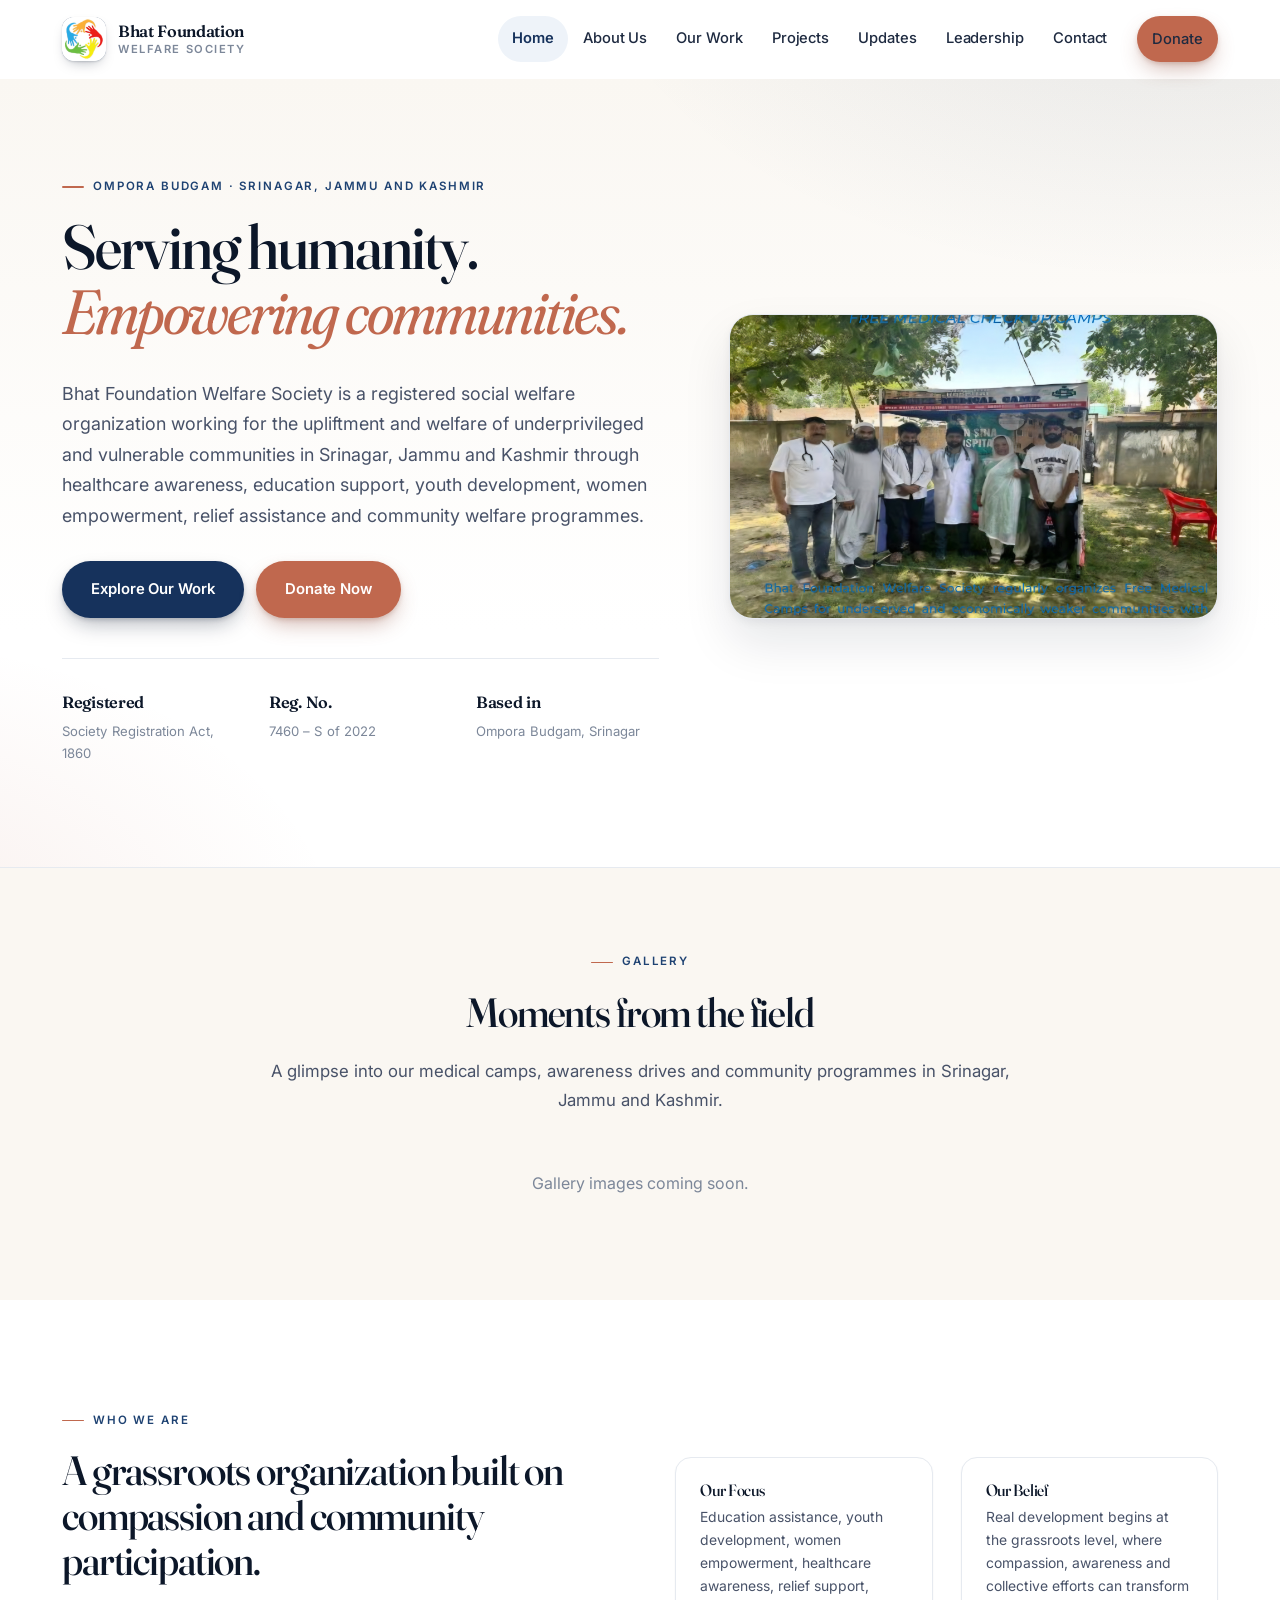
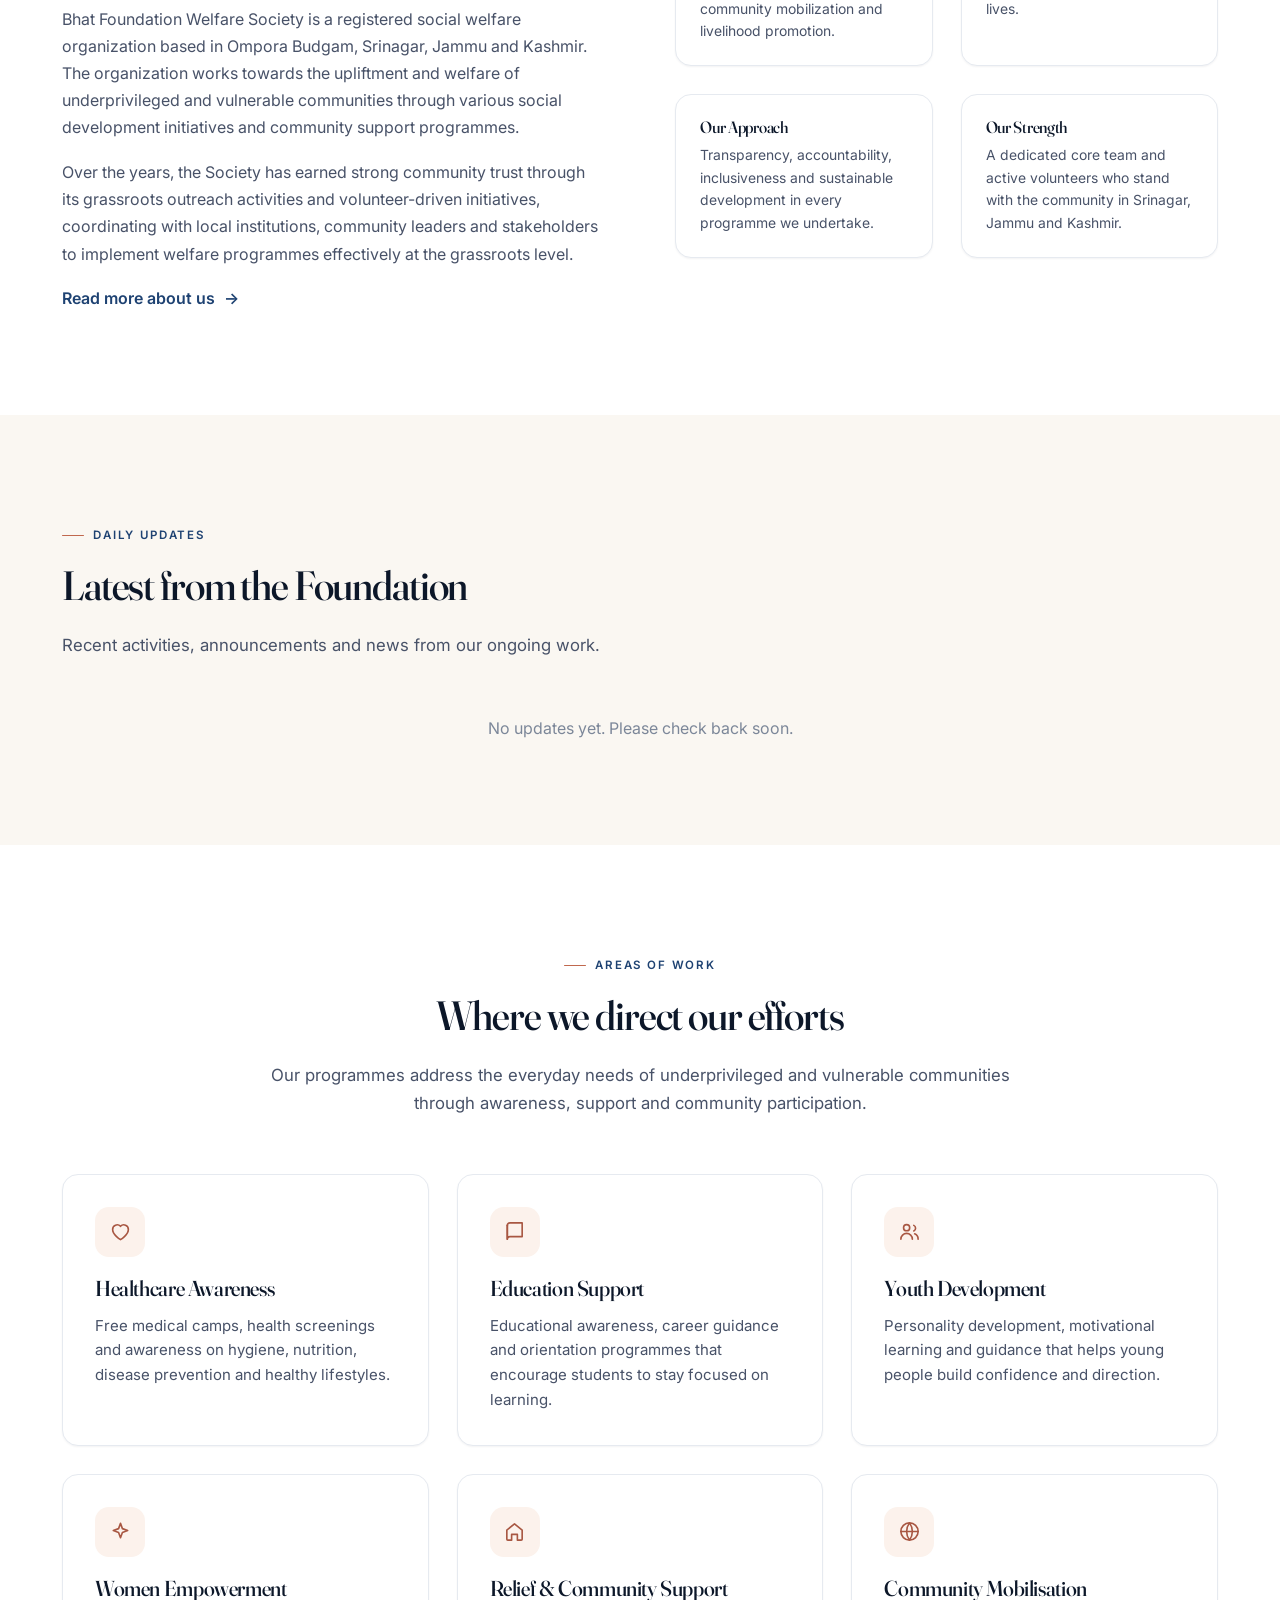
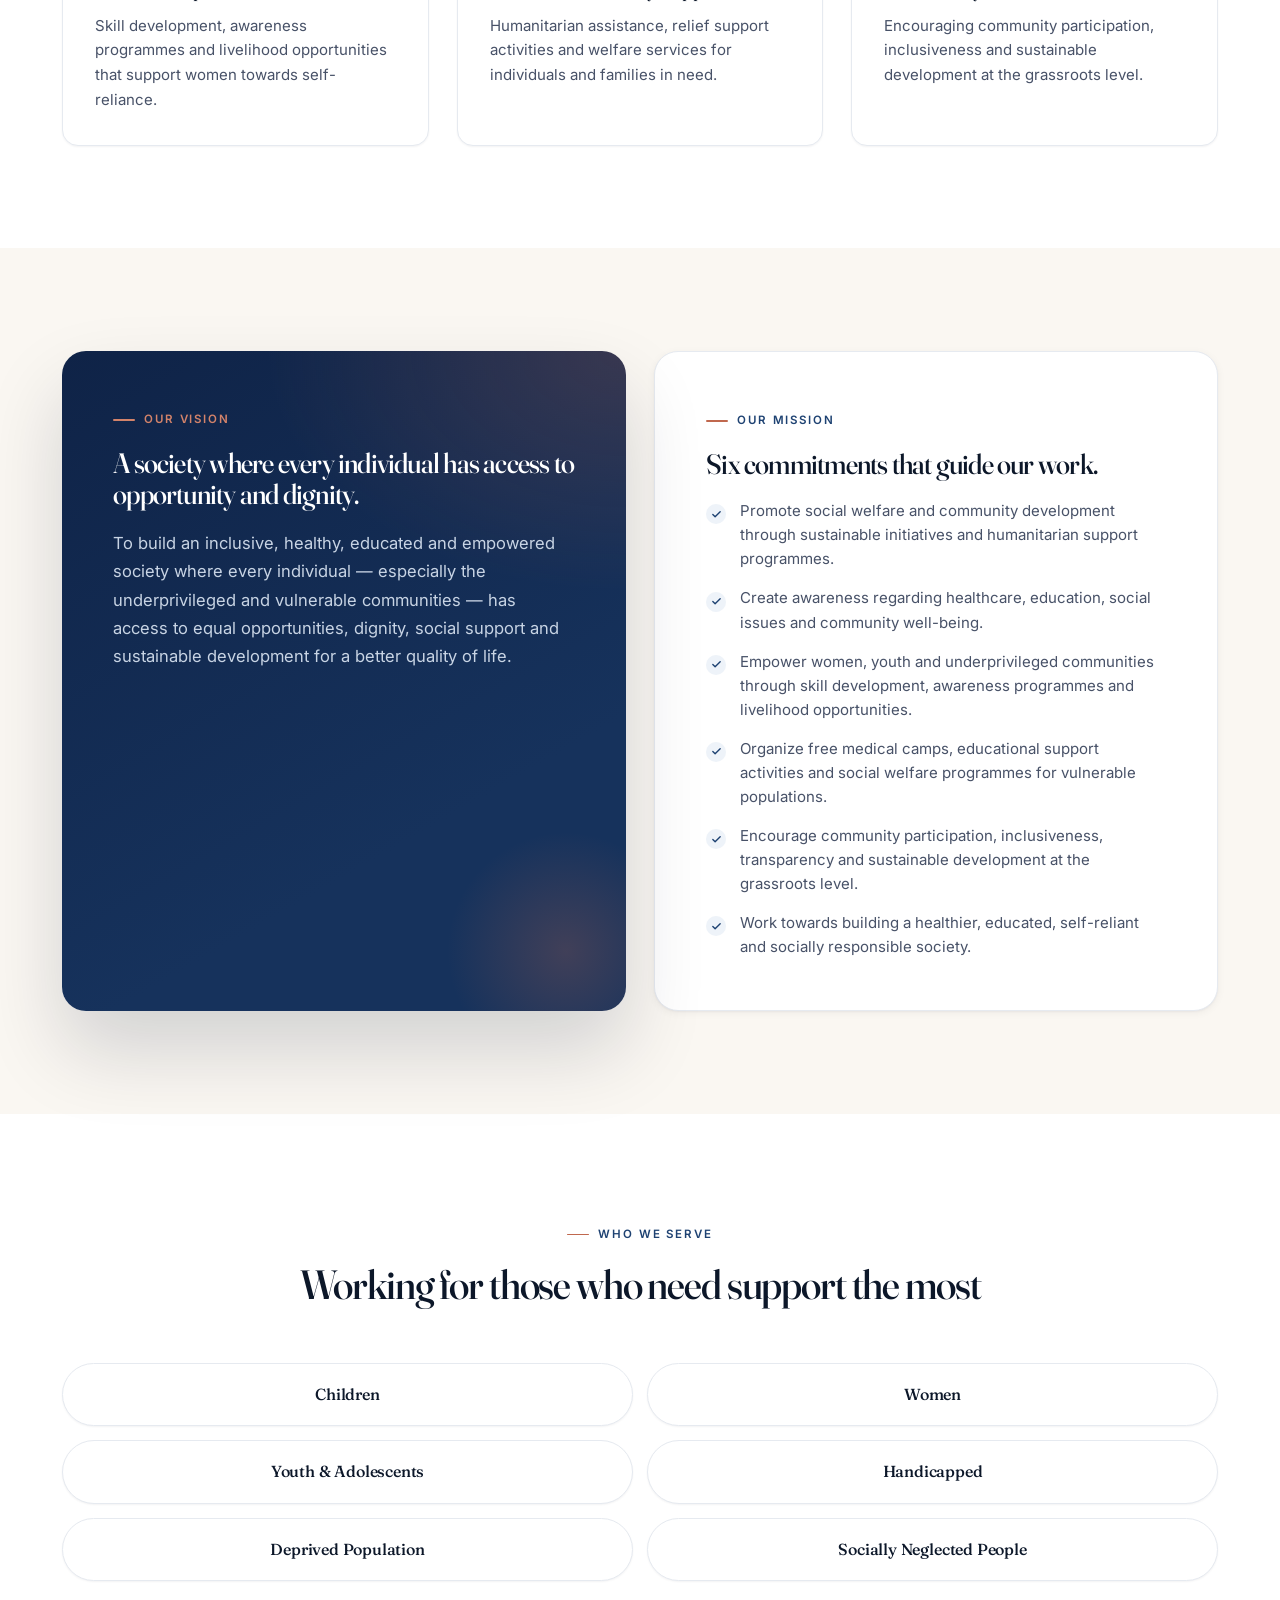
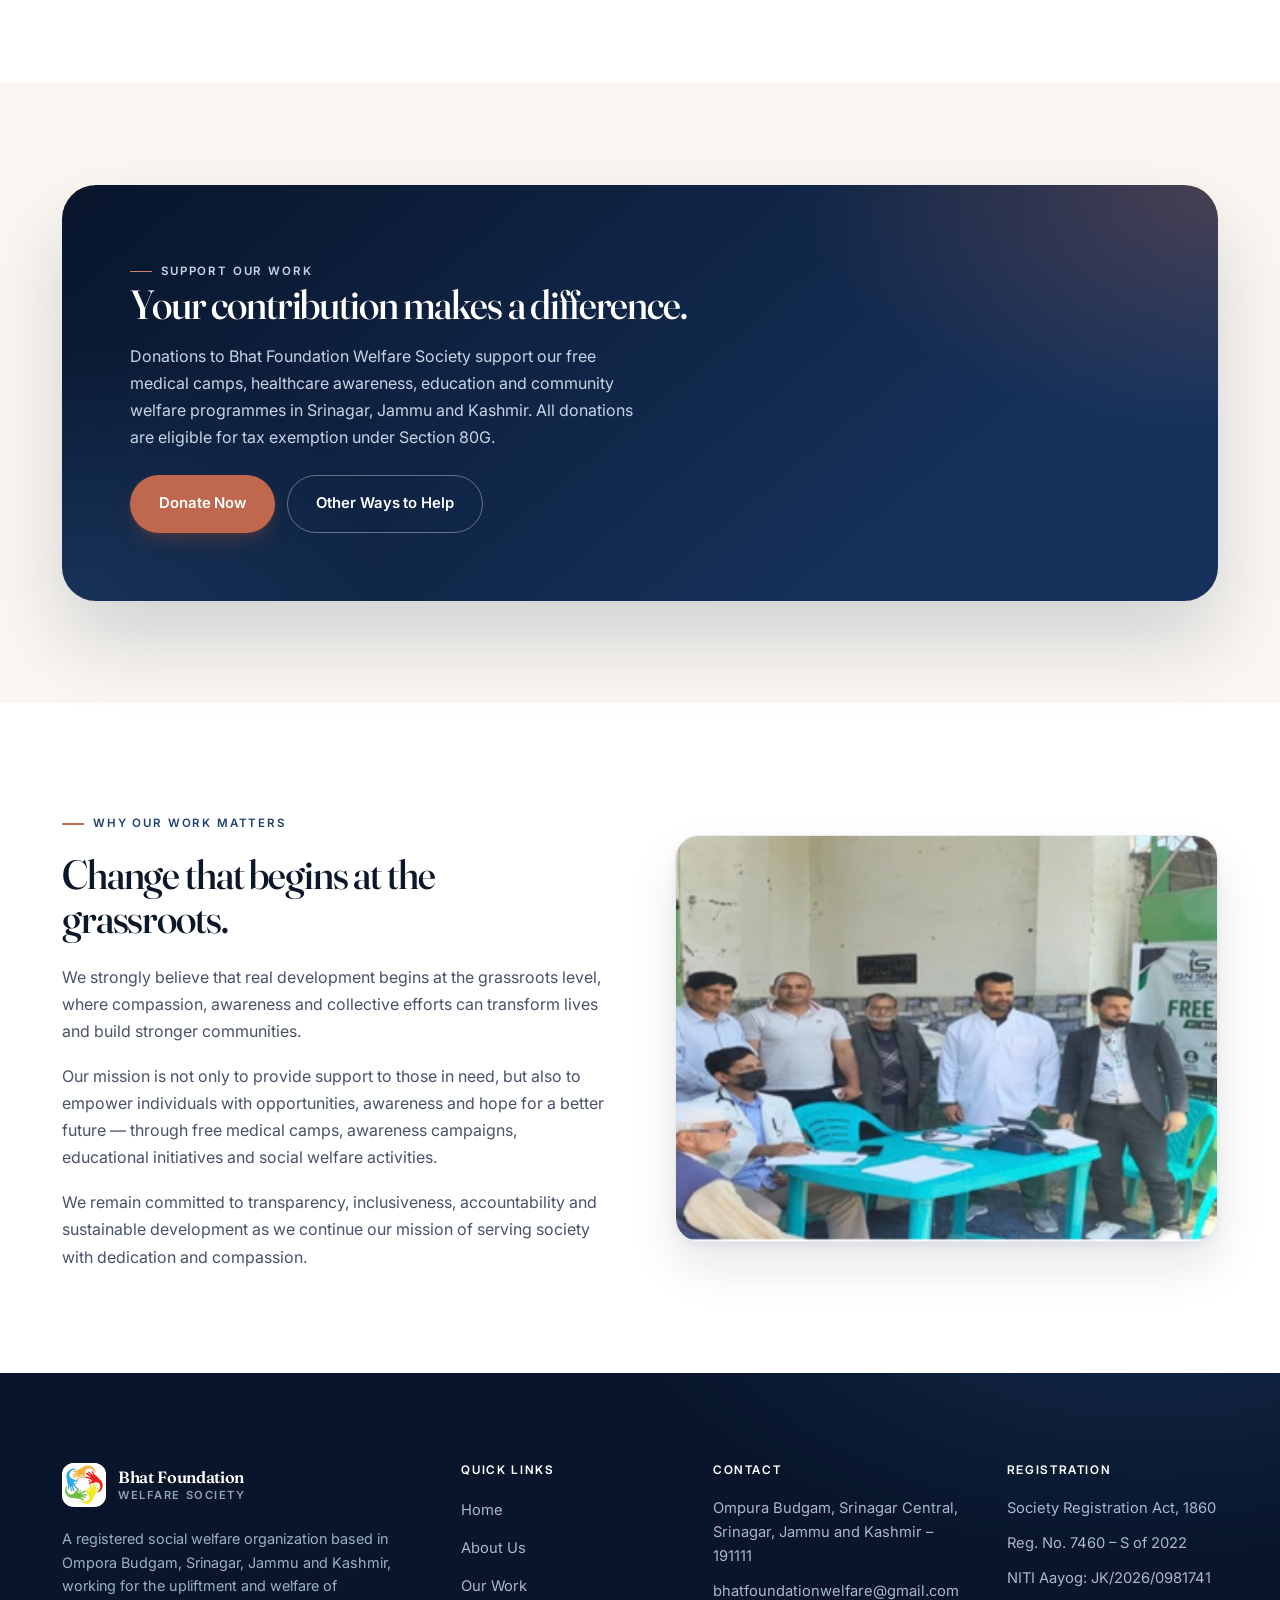
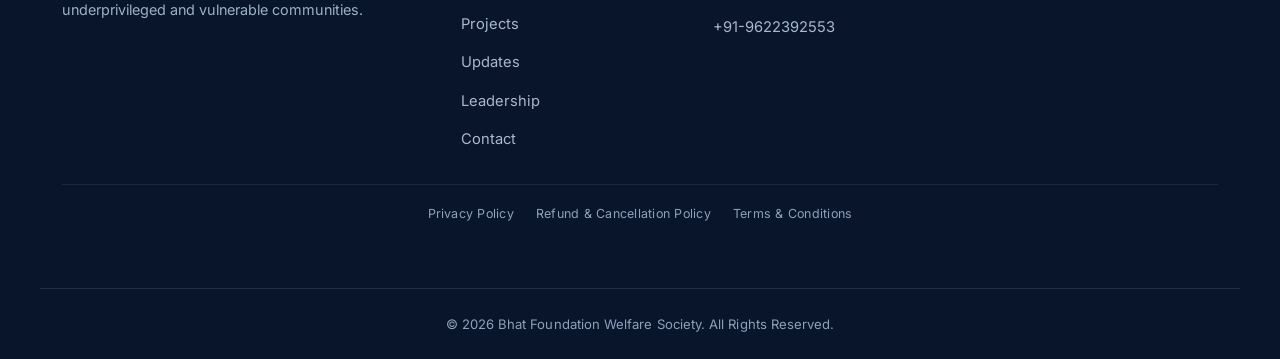
<file: index.html>
<!DOCTYPE html>
<html lang="en">
<head>
<meta charset="utf-8">
<meta name="viewport" content="width=device-width, initial-scale=1">
<title>Bhat Foundation Welfare Society | Serving Humanity in Srinagar, Jammu and Kashmir</title>
<meta name="description" content="Bhat Foundation Welfare Society is a registered social welfare organization in Ompora Budgam, Srinagar, Jammu and Kashmir, working for underprivileged and vulnerable communities.">
<meta name="theme-color" content="#0F2347">
<link rel="preconnect" href="https://fonts.googleapis.com">
<link rel="preconnect" href="https://fonts.gstatic.com" crossorigin>
<link href="https://fonts.googleapis.com/css2?family=Fraunces:opsz,wght@9..144,400;9..144,500;9..144,600;9..144,700&family=Inter:wght@400;500;600;700&display=swap" rel="stylesheet">
<link rel="stylesheet" href="css/styles.css">
<script>document.documentElement.classList.add('js');</script>
</head>
<body>

<a class="skip-link" href="#main">Skip to content</a>

<header class="site-header" id="siteHeader">
  <div class="container header-inner">
    <a class="brand" href="index.html" aria-label="Bhat Foundation Welfare Society — Home">
      <span class="brand-badge">
        <span class="brand-mark" aria-hidden="true">BF</span>
        <img src="images/logo.png" alt="Bhat Foundation Welfare Society logo" onerror="this.remove()">
      </span>
      <span class="brand-text">
        <strong>Bhat Foundation</strong>
        <span>Welfare Society</span>
      </span>
    </a>

    <button class="nav-toggle" id="navToggle" type="button" aria-expanded="false" aria-controls="primaryNav" aria-label="Open menu">
      <span class="nav-toggle-bars" aria-hidden="true"><i></i><i></i><i></i></span>
    </button>

    <nav class="primary-nav" id="primaryNav" aria-label="Primary">
      <ul>
        <li><a href="index.html" aria-current="page">Home</a></li>
        <li><a href="about.html">About Us</a></li>
        <li><a href="our-work.html">Our Work</a></li>
        <li><a href="projects.html">Projects</a></li>
        <li><a href="updates.html">Updates</a></li>
        <li><a href="leadership.html">Leadership</a></li>
        <li><a href="contact.html">Contact</a></li>
      </ul>
      <a class="btn btn-primary nav-cta nav-donate" href="donate.html">Donate</a>
    </nav>
  </div>
</header>

<main id="main">

  <section class="hero">
    <div class="container hero-grid">
      <div class="hero-copy">
        <p class="eyebrow">Ompora Budgam &middot; Srinagar, Jammu and Kashmir</p>
        <h1>Serving humanity.<br><span class="hl">Empowering communities.</span></h1>
        <p class="lead">Bhat Foundation Welfare Society is a registered social welfare organization working for the upliftment and welfare of underprivileged and vulnerable communities in Srinagar, Jammu and Kashmir through healthcare awareness, education support, youth development, women empowerment, relief assistance and community welfare programmes.</p>
        <div class="btn-row">
          <a class="btn btn-primary" href="our-work.html">Explore Our Work</a>
          <a class="btn btn-accent" href="donate.html">Donate Now</a>
        </div>
        <ul class="trust-strip">
          <li><strong>Registered</strong><span>Society Registration Act, 1860</span></li>
          <li><strong>Reg. No.</strong><span>7460 &ndash; S of 2022</span></li>
          <li><strong>Based in</strong><span>Ompora Budgam, Srinagar</span></li>
        </ul>
      </div>
      <div class="hero-visual">
        <figure class="media media--wide">
          <div class="media-fallback">
            <svg viewBox="0 0 24 24" aria-hidden="true"><path d="M3 5.5h18v13H3z"/><path d="m3 15 4.5-4.5 4 4L15 11l6 6"/><circle cx="9" cy="9" r="1.6"/></svg>
            <span>Official photograph to be added</span>
          </div>
          <img class="media-img" src="images/hero-home.jpg" alt="Bhat Foundation Welfare Society community outreach" onerror="this.remove()">
        </figure>
      </div>
    </div>
  </section>

  <section class="section section--soft" style="padding-top:clamp(48px,6vw,76px);">
    <div class="container">
      <div class="section-head section-head--center">
        <p class="eyebrow">Gallery</p>
        <h2>Moments from the field</h2>
        <p class="section-sub">A glimpse into our medical camps, awareness drives and community programmes in Srinagar, Jammu and Kashmir.</p>
      </div>
      <div class="carousel" id="galleryCarousel" aria-roledescription="carousel" aria-label="Gallery of Foundation activities">
        <div class="carousel-track" id="carouselTrack"></div>
        <button class="carousel-btn carousel-btn--prev" type="button" aria-label="Previous slide">
          <svg viewBox="0 0 24 24" aria-hidden="true"><path d="M15 6l-6 6 6 6"/></svg>
        </button>
        <button class="carousel-btn carousel-btn--next" type="button" aria-label="Next slide">
          <svg viewBox="0 0 24 24" aria-hidden="true"><path d="M9 6l6 6-6 6"/></svg>
        </button>
        <div class="carousel-dots" id="carouselDots" role="tablist" aria-label="Slide navigation"></div>
      </div>
      <p id="galleryEmpty" style="display:none;text-align:center;color:var(--muted);margin-top:24px;">Gallery images coming soon.</p>
    </div>
  </section>

  <section class="section">
    <div class="container split">
      <div>
        <p class="eyebrow">Who We Are</p>
        <h2>A grassroots organization built on compassion and community participation.</h2>
        <p>Bhat Foundation Welfare Society is a registered social welfare organization based in Ompora Budgam, Srinagar, Jammu and Kashmir. The organization works towards the upliftment and welfare of underprivileged and vulnerable communities through various social development initiatives and community support programmes.</p>
        <p>Over the years, the Society has earned strong community trust through its grassroots outreach activities and volunteer-driven initiatives, coordinating with local institutions, community leaders and stakeholders to implement welfare programmes effectively at the grassroots level.</p>
        <a class="link-arrow" href="about.html">Read more about us <span aria-hidden="true">&rarr;</span></a>
      </div>
      <div class="grid grid-2">
        <div class="card card--compact"><h3>Our Focus</h3><p>Education assistance, youth development, women empowerment, healthcare awareness, relief support, community mobilization and livelihood promotion.</p></div>
        <div class="card card--compact"><h3>Our Belief</h3><p>Real development begins at the grassroots level, where compassion, awareness and collective efforts can transform lives.</p></div>
        <div class="card card--compact"><h3>Our Approach</h3><p>Transparency, accountability, inclusiveness and sustainable development in every programme we undertake.</p></div>
        <div class="card card--compact"><h3>Our Strength</h3><p>A dedicated core team and active volunteers who stand with the community in Srinagar, Jammu and Kashmir.</p></div>
      </div>
    </div>
  </section>

  <section class="section section--soft">
    <div class="container">
      <div class="section-head">
        <p class="eyebrow">Daily Updates</p>
        <h2>Latest from the Foundation</h2>
        <p class="section-sub">Recent activities, announcements and news from our ongoing work.</p>
      </div>
      <div class="updates-list" id="updatesList">
        <noscript><p>Please enable JavaScript to view recent updates.</p></noscript>
      </div>
    </div>
  </section>

  <section class="section">
    <div class="container">
      <div class="section-head section-head--center">
        <p class="eyebrow">Areas of Work</p>
        <h2>Where we direct our efforts</h2>
        <p class="section-sub">Our programmes address the everyday needs of underprivileged and vulnerable communities through awareness, support and community participation.</p>
      </div>
      <div class="grid grid-3">
        <article class="card reveal">
          <span class="card-icon" aria-hidden="true"><svg viewBox="0 0 24 24"><path d="M12 20.5S3.8 15.6 3.8 9.9A4.7 4.7 0 0 1 12 6.6a4.7 4.7 0 0 1 8.2 3.3c0 5.7-8.2 10.6-8.2 10.6Z"/></svg></span>
          <h3>Healthcare Awareness</h3>
          <p>Free medical camps, health screenings and awareness on hygiene, nutrition, disease prevention and healthy lifestyles.</p>
        </article>
        <article class="card reveal">
          <span class="card-icon" aria-hidden="true"><svg viewBox="0 0 24 24"><path d="M4.5 5.6A2.6 2.6 0 0 1 7.1 3H20v14.4H7.1a2.6 2.6 0 0 0-2.6 2.6Z"/><path d="M4.5 5.6V20"/></svg></span>
          <h3>Education Support</h3>
          <p>Educational awareness, career guidance and orientation programmes that encourage students to stay focused on learning.</p>
        </article>
        <article class="card reveal">
          <span class="card-icon" aria-hidden="true"><svg viewBox="0 0 24 24"><circle cx="9" cy="8" r="3.2"/><path d="M3 20a6 6 0 0 1 12 0"/><path d="M16.5 5.6a3.2 3.2 0 0 1 0 5.8"/><path d="M17.4 14.4A6 6 0 0 1 21 20"/></svg></span>
          <h3>Youth Development</h3>
          <p>Personality development, motivational learning and guidance that helps young people build confidence and direction.</p>
        </article>
        <article class="card reveal">
          <span class="card-icon" aria-hidden="true"><svg viewBox="0 0 24 24"><path d="M12 3.5 14 9l5.5 2-5.5 2-2 5.5-2-5.5L4.5 11 10 9Z"/></svg></span>
          <h3>Women Empowerment</h3>
          <p>Skill development, awareness programmes and livelihood opportunities that support women towards self-reliance.</p>
        </article>
        <article class="card reveal">
          <span class="card-icon" aria-hidden="true"><svg viewBox="0 0 24 24"><path d="M4 10.5 12 4l8 6.5V20a1 1 0 0 1-1 1h-4v-6H9v6H5a1 1 0 0 1-1-1Z"/></svg></span>
          <h3>Relief &amp; Community Support</h3>
          <p>Humanitarian assistance, relief support activities and welfare services for individuals and families in need.</p>
        </article>
        <article class="card reveal">
          <span class="card-icon" aria-hidden="true"><svg viewBox="0 0 24 24"><circle cx="12" cy="12" r="9"/><path d="M3 12h18"/><path d="M12 3a15 15 0 0 1 0 18 15 15 0 0 1 0-18Z"/></svg></span>
          <h3>Community Mobilisation</h3>
          <p>Encouraging community participation, inclusiveness and sustainable development at the grassroots level.</p>
        </article>
      </div>
    </div>
  </section>

  <section class="section section--soft">
    <div class="container">
      <div class="grid grid-2">
        <article class="panel panel--vision reveal">
          <p class="eyebrow eyebrow--light">Our Vision</p>
          <h2 class="panel-title">A society where every individual has access to opportunity and dignity.</h2>
          <p class="panel-text">To build an inclusive, healthy, educated and empowered society where every individual &mdash; especially the underprivileged and vulnerable communities &mdash; has access to equal opportunities, dignity, social support and sustainable development for a better quality of life.</p>
        </article>
        <article class="panel panel--mission reveal">
          <p class="eyebrow">Our Mission</p>
          <h2 class="panel-title">Six commitments that guide our work.</h2>
          <ul class="check-list">
            <li>Promote social welfare and community development through sustainable initiatives and humanitarian support programmes.</li>
            <li>Create awareness regarding healthcare, education, social issues and community well-being.</li>
            <li>Empower women, youth and underprivileged communities through skill development, awareness programmes and livelihood opportunities.</li>
            <li>Organize free medical camps, educational support activities and social welfare programmes for vulnerable populations.</li>
            <li>Encourage community participation, inclusiveness, transparency and sustainable development at the grassroots level.</li>
            <li>Work towards building a healthier, educated, self-reliant and socially responsible society.</li>
          </ul>
        </article>
      </div>
    </div>
  </section>

  <section class="section">
    <div class="container">
      <div class="section-head section-head--center">
        <p class="eyebrow">Who We Serve</p>
        <h2>Working for those who need support the most</h2>
      </div>
      <ul class="pill-grid">
        <li class="pill">Children</li>
        <li class="pill">Women</li>
        <li class="pill">Youth &amp; Adolescents</li>
        <li class="pill">Handicapped</li>
        <li class="pill">Deprived Population</li>
        <li class="pill">Socially Neglected People</li>
      </ul>
    </div>
  </section>

  <section class="section section--soft">
    <div class="container">
      <div class="donate-panel">
        <div>
          <p class="eyebrow eyebrow--light">Support Our Work</p>
          <h2>Your contribution makes a difference.</h2>
          <p>Donations to Bhat Foundation Welfare Society support our free medical camps, healthcare awareness, education and community welfare programmes in Srinagar, Jammu and Kashmir. All donations are eligible for tax exemption under Section 80G.</p>
          <div class="btn-row" style="margin-top:24px;">
            <a class="btn btn-accent" href="donate.html">Donate Now</a>
            <a class="btn btn-outline-light" href="contact.html">Other Ways to Help</a>
          </div>
        </div>
      </div>
    </div>
  </section>

  <section class="section">
    <div class="container split split--reverse">
      <div class="split-media">
        <figure class="media">
          <div class="media-fallback">
            <svg viewBox="0 0 24 24" aria-hidden="true"><path d="M3 5.5h18v13H3z"/><path d="m3 15 4.5-4.5 4 4L15 11l6 6"/><circle cx="9" cy="9" r="1.6"/></svg>
            <span>Official photograph to be added</span>
          </div>
          <img class="media-img" src="images/why-it-matters.jpg" alt="Community welfare activity" onerror="this.remove()">
        </figure>
      </div>
      <div>
        <p class="eyebrow">Why Our Work Matters</p>
        <h2>Change that begins at the grassroots.</h2>
        <p>We strongly believe that real development begins at the grassroots level, where compassion, awareness and collective efforts can transform lives and build stronger communities.</p>
        <p>Our mission is not only to provide support to those in need, but also to empower individuals with opportunities, awareness and hope for a better future &mdash; through free medical camps, awareness campaigns, educational initiatives and social welfare activities.</p>
        <p>We remain committed to transparency, inclusiveness, accountability and sustainable development as we continue our mission of serving society with dedication and compassion.</p>
      </div>
    </div>
  </section>

</main>

<footer class="site-footer">
  <div class="container footer-grid">
    <div class="footer-brand">
      <a class="brand brand--footer" href="index.html">
        <span class="brand-badge">
          <span class="brand-mark" aria-hidden="true">BF</span>
          <img src="images/logo.png" alt="" onerror="this.remove()">
        </span>
        <span class="brand-text"><strong>Bhat Foundation</strong><span>Welfare Society</span></span>
      </a>
      <p class="footer-desc">A registered social welfare organization based in Ompora Budgam, Srinagar, Jammu and Kashmir, working for the upliftment and welfare of underprivileged and vulnerable communities.</p>
    </div>
    <nav class="footer-col" aria-label="Quick links">
      <h3>Quick Links</h3>
      <ul>
        <li><a href="index.html">Home</a></li>
        <li><a href="about.html">About Us</a></li>
        <li><a href="our-work.html">Our Work</a></li>
        <li><a href="projects.html">Projects</a></li>
        <li><a href="updates.html">Updates</a></li>
        <li><a href="leadership.html">Leadership</a></li>
        <li><a href="contact.html">Contact</a></li>
      </ul>
    </nav>
    <div class="footer-col">
      <h3>Contact</h3>
      <ul class="footer-contact">
        <li>Ompura Budgam, Srinagar Central,<br>Srinagar, Jammu and Kashmir &ndash; 191111</li>
        <li><a href="mailto:bhatfoundationwelfare@gmail.com">bhatfoundationwelfare@gmail.com</a></li>
        <li><a href="tel:+919622392553">+91-9622392553</a></li>
      </ul>
    </div>
    <div class="footer-col">
      <h3>Registration</h3>
      <ul class="footer-contact">
        <li>Society Registration Act, 1860</li>
        <li>Reg. No. 7460 &ndash; S of 2022</li>
        <li>NITI Aayog: JK/2026/0981741</li>
      </ul>
    </div>
  </div>
  <div class="container">
    <nav class="footer-legal" aria-label="Legal">
      <a href="privacy-policy.html">Privacy Policy</a>
      <a href="refund-policy.html">Refund &amp; Cancellation Policy</a>
      <a href="terms.html">Terms &amp; Conditions</a>
    </nav>
  </div>
  <div class="container footer-bottom">
    <p>&copy; <span id="year">2026</span> Bhat Foundation Welfare Society. All Rights Reserved.</p>
  </div>
</footer>

<script src="js/updates-data.js"></script>
<script src="js/main.js"></script>
<script>
  (function () {
    'use strict';
    var MONTHS = ['JAN','FEB','MAR','APR','MAY','JUN','JUL','AUG','SEP','OCT','NOV','DEC'];

    function escapeHTML(str) {
      return String(str == null ? '' : str)
        .replace(/&/g, '&amp;').replace(/</g, '&lt;').replace(/>/g, '&gt;')
        .replace(/"/g, '&quot;').replace(/'/g, '&#39;');
    }

    function initCarousel(slides) {
      var carousel = document.getElementById('galleryCarousel');
      var track = document.getElementById('carouselTrack');
      var dotsWrap = document.getElementById('carouselDots');
      var emptyMsg = document.getElementById('galleryEmpty');
      if (!carousel || !track) return;

      if (!slides || !slides.length) {
        carousel.style.display = 'none';
        if (emptyMsg) emptyMsg.style.display = 'block';
        return;
      }

      track.innerHTML = slides.map(function (s, i) {
        var src = 'images/' + s.image;
        var cap = s.caption ? '<div class="carousel-caption">' + escapeHTML(s.caption) + '</div>' : '';
        return '<div class="carousel-slide" role="group" aria-roledescription="slide" aria-label="' + (i + 1) + ' of ' + slides.length + '">' +
                 '<img src="' + src + '" alt="' + escapeHTML(s.caption || '') + '" loading="lazy">' + cap +
               '</div>';
      }).join('');

      var total = track.querySelectorAll('.carousel-slide').length;
      if (!total) return;

      dotsWrap.innerHTML = '';
      for (var i = 0; i < total; i++) {
        var b = document.createElement('button');
        b.className = 'carousel-dot' + (i === 0 ? ' is-active' : '');
        b.type = 'button';
        b.setAttribute('role', 'tab');
        b.setAttribute('aria-label', 'Go to slide ' + (i + 1));
        (function (idx) { b.addEventListener('click', function () { goTo(idx); restart(); }); })(i);
        dotsWrap.appendChild(b);
      }
      var dots = dotsWrap.querySelectorAll('.carousel-dot');
      var current = 0, autoTimer = null, AUTOPLAY = 5500;
      var prevBtn = carousel.querySelector('.carousel-btn--prev');
      var nextBtn = carousel.querySelector('.carousel-btn--next');

      function goTo(n) {
        current = (n + total) % total;
        track.style.transform = 'translateX(' + (-current * 100) + '%)';
        for (var i = 0; i < dots.length; i++) {
          dots[i].classList.toggle('is-active', i === current);
          dots[i].setAttribute('aria-selected', i === current ? 'true' : 'false');
        }
      }
      function next() { goTo(current + 1); }
      function prev() { goTo(current - 1); }
      function start() { stop(); autoTimer = setInterval(next, AUTOPLAY); }
      function stop() { if (autoTimer) { clearInterval(autoTimer); autoTimer = null; } }
      function restart() { stop(); start(); }

      nextBtn.addEventListener('click', function () { next(); restart(); });
      prevBtn.addEventListener('click', function () { prev(); restart(); });
      carousel.addEventListener('mouseenter', stop);
      carousel.addEventListener('mouseleave', start);

      var startX = 0, startY = 0, dragging = false;
      carousel.addEventListener('touchstart', function (e) {
        var t = e.touches[0];
        startX = t.clientX; startY = t.clientY; dragging = true; stop();
      }, { passive: true });
      carousel.addEventListener('touchend', function (e) {
        if (!dragging) return;
        dragging = false;
        var dx = e.changedTouches[0].clientX - startX;
        var dy = e.changedTouches[0].clientY - startY;
        if (Math.abs(dx) > 40 && Math.abs(dx) > Math.abs(dy)) {
          if (dx < 0) { next(); } else { prev(); }
        }
        start();
      });

      carousel.setAttribute('tabindex', '0');
      carousel.addEventListener('keydown', function (e) {
        if (e.key === 'ArrowRight') { next(); restart(); }
        if (e.key === 'ArrowLeft')  { prev(); restart(); }
      });
      document.addEventListener('visibilitychange', function () {
        if (document.hidden) { stop(); } else { start(); }
      });
      start();
    }

    function initUpdates(updates) {
      var list = document.getElementById('updatesList');
      if (!list) return;
      if (!updates || !updates.length) {
        list.innerHTML = '<p style="color:var(--muted);text-align:center;">No updates yet. Please check back soon.</p>';
        return;
      }
      list.innerHTML = updates.map(function (u) {
        var d = u.date ? new Date(u.date) : null;
        var day = (d && !isNaN(d)) ? String(d.getDate()).padStart(2, '0') : '';
        var month = (d && !isNaN(d)) ? MONTHS[d.getMonth()] : '';
        var tagHTML = u.tag ? '<span class="update-tag">' + escapeHTML(u.tag) + '</span>' : '';
        return '<article class="update-item">' +
          '<div class="update-date" aria-hidden="true"><span class="d">' + day + '</span><span class="m">' + month + '</span></div>' +
          '<div class="update-body">' + tagHTML + '<h3>' + escapeHTML(u.title) + '</h3><p>' + escapeHTML(u.excerpt) + '</p></div>' +
        '</article>';
      }).join('');
    }

    loadSiteContent().then(function (data) {
      initCarousel(data.gallery);
      initUpdates(data.updates);
    });
  })();
</script>
</body>
</html>
</file>
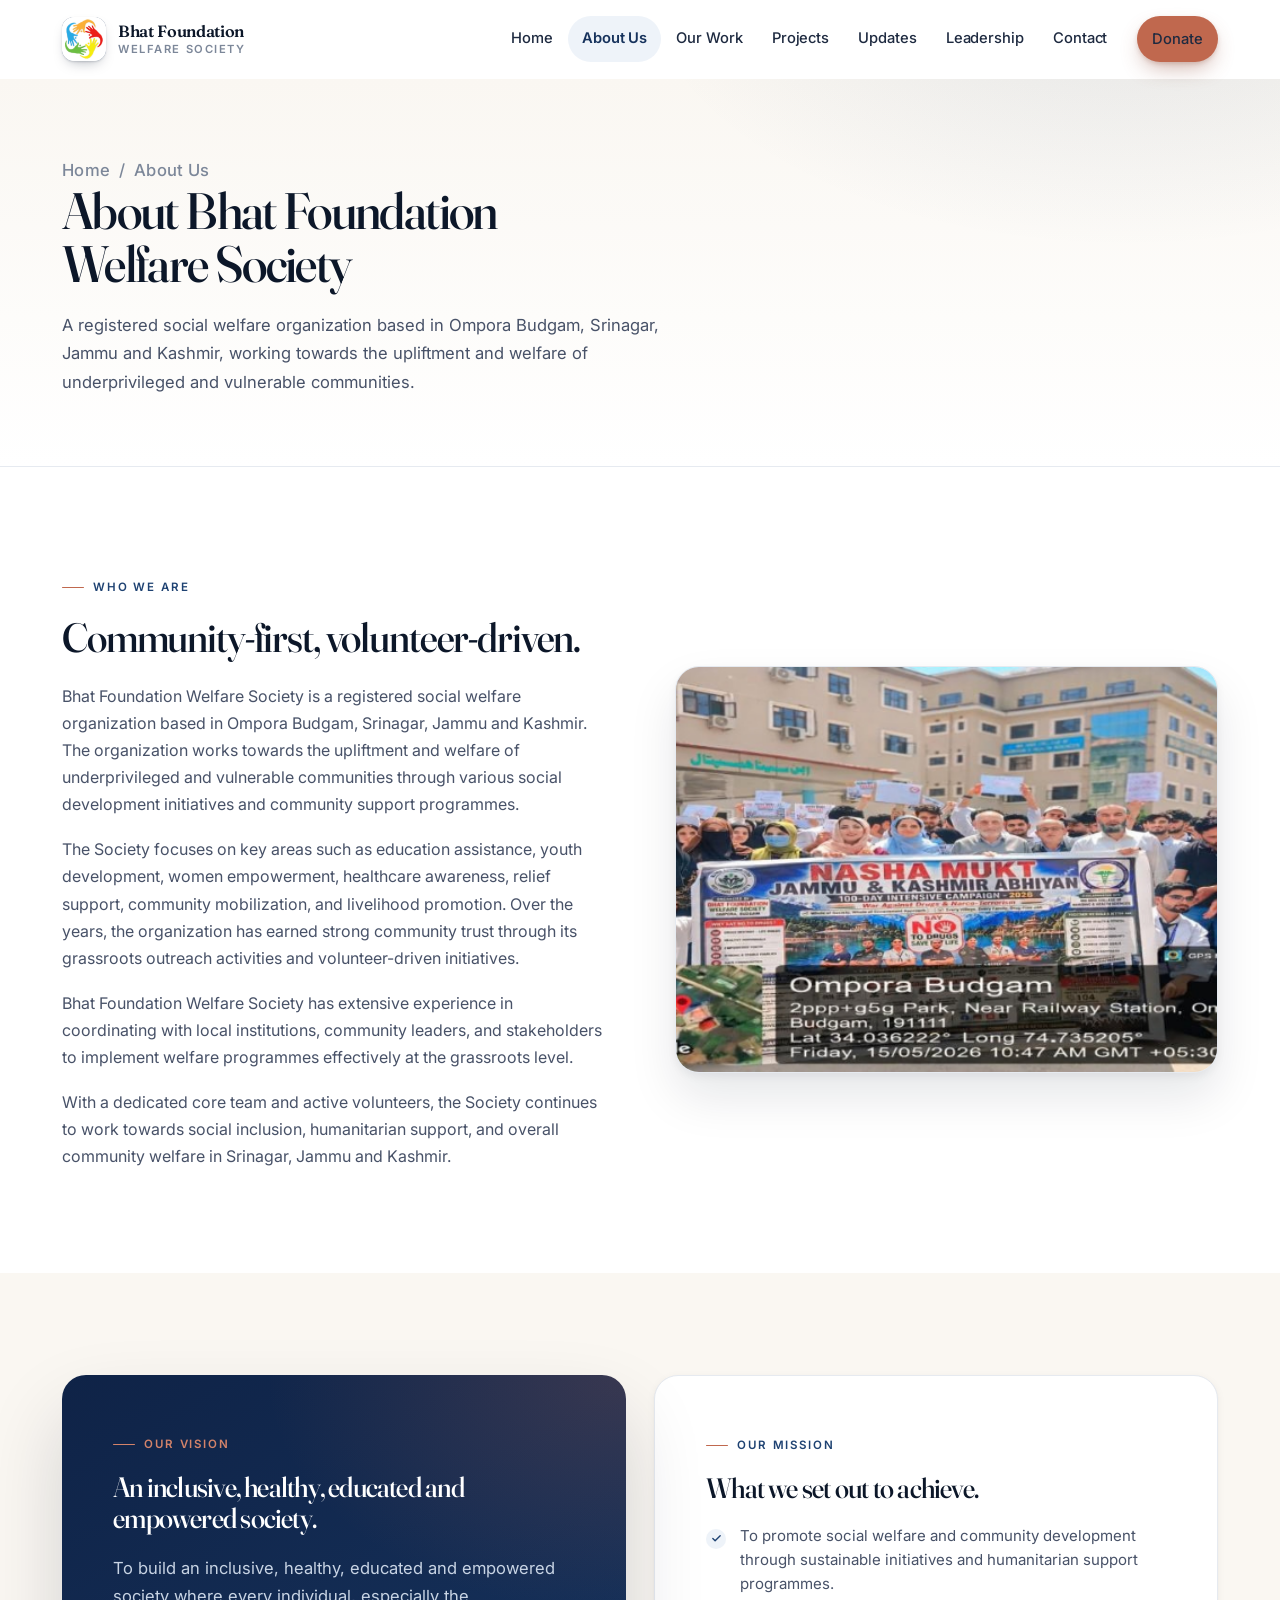
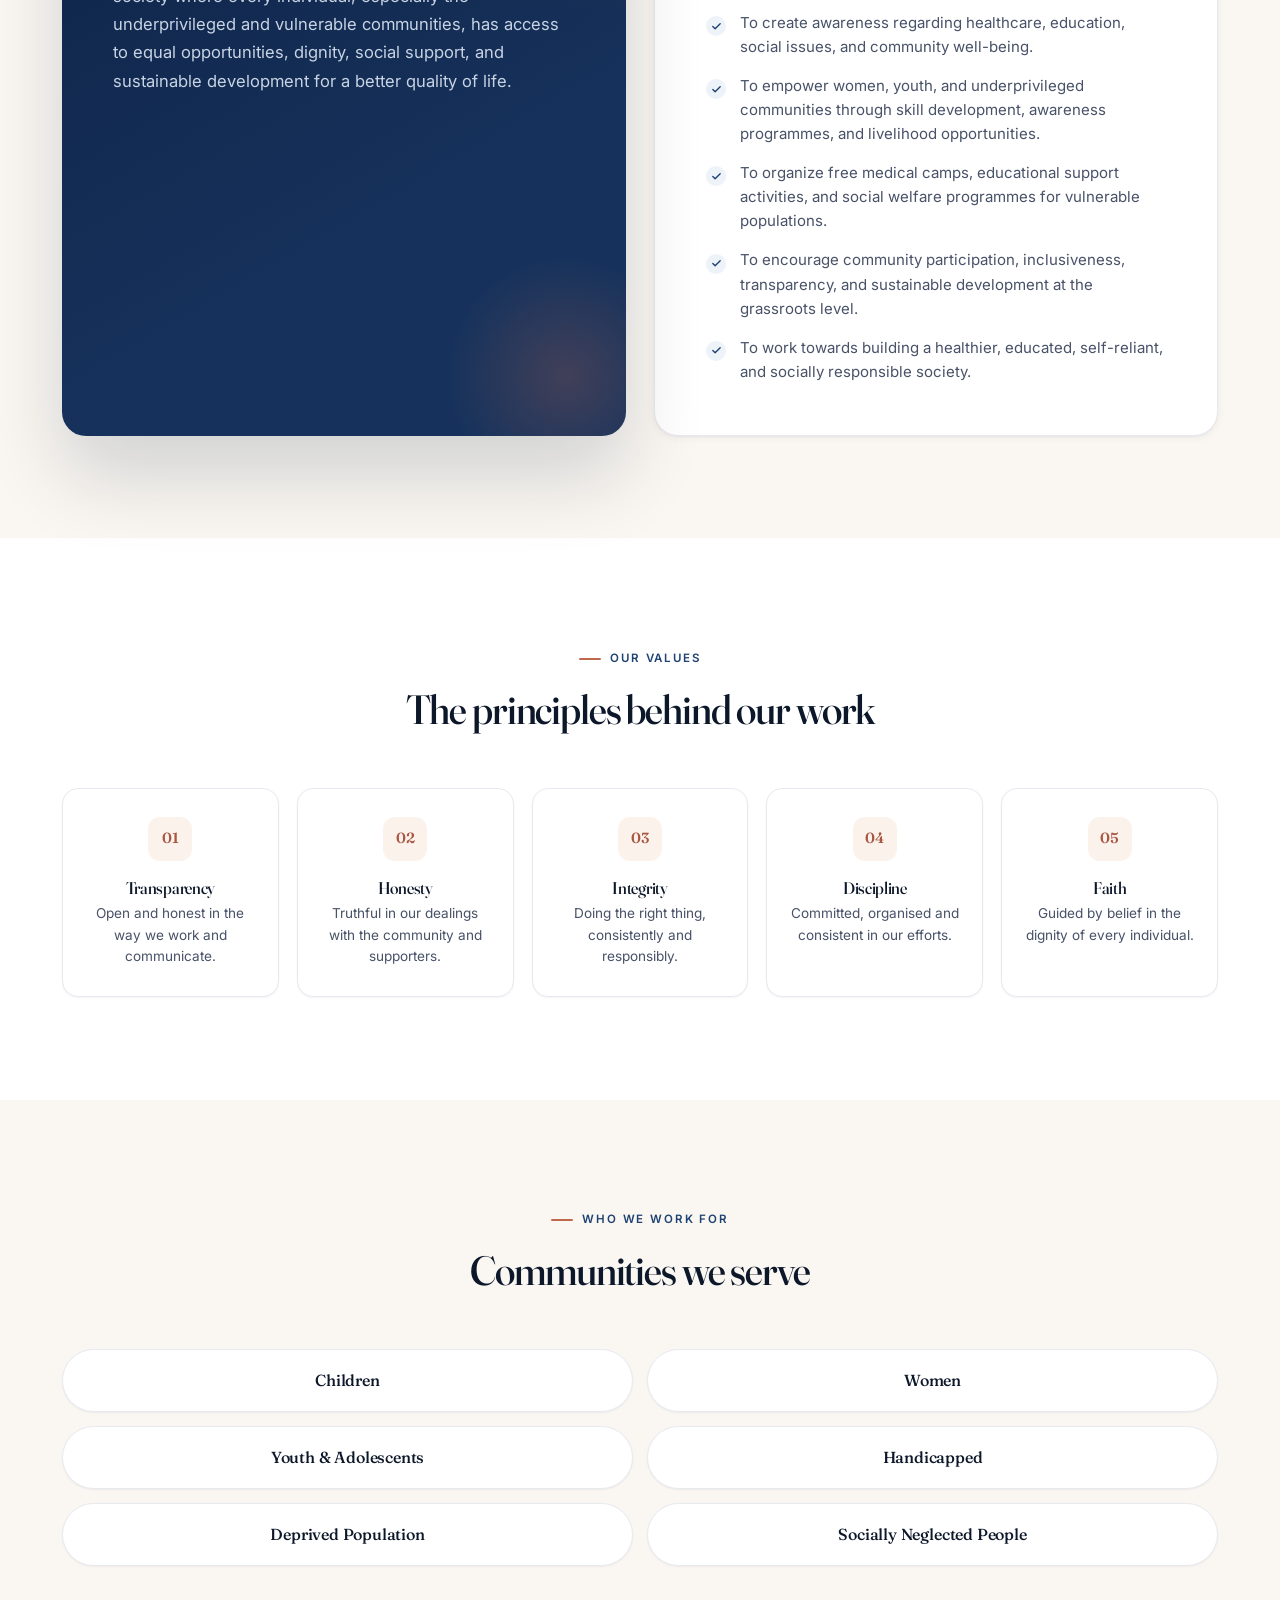
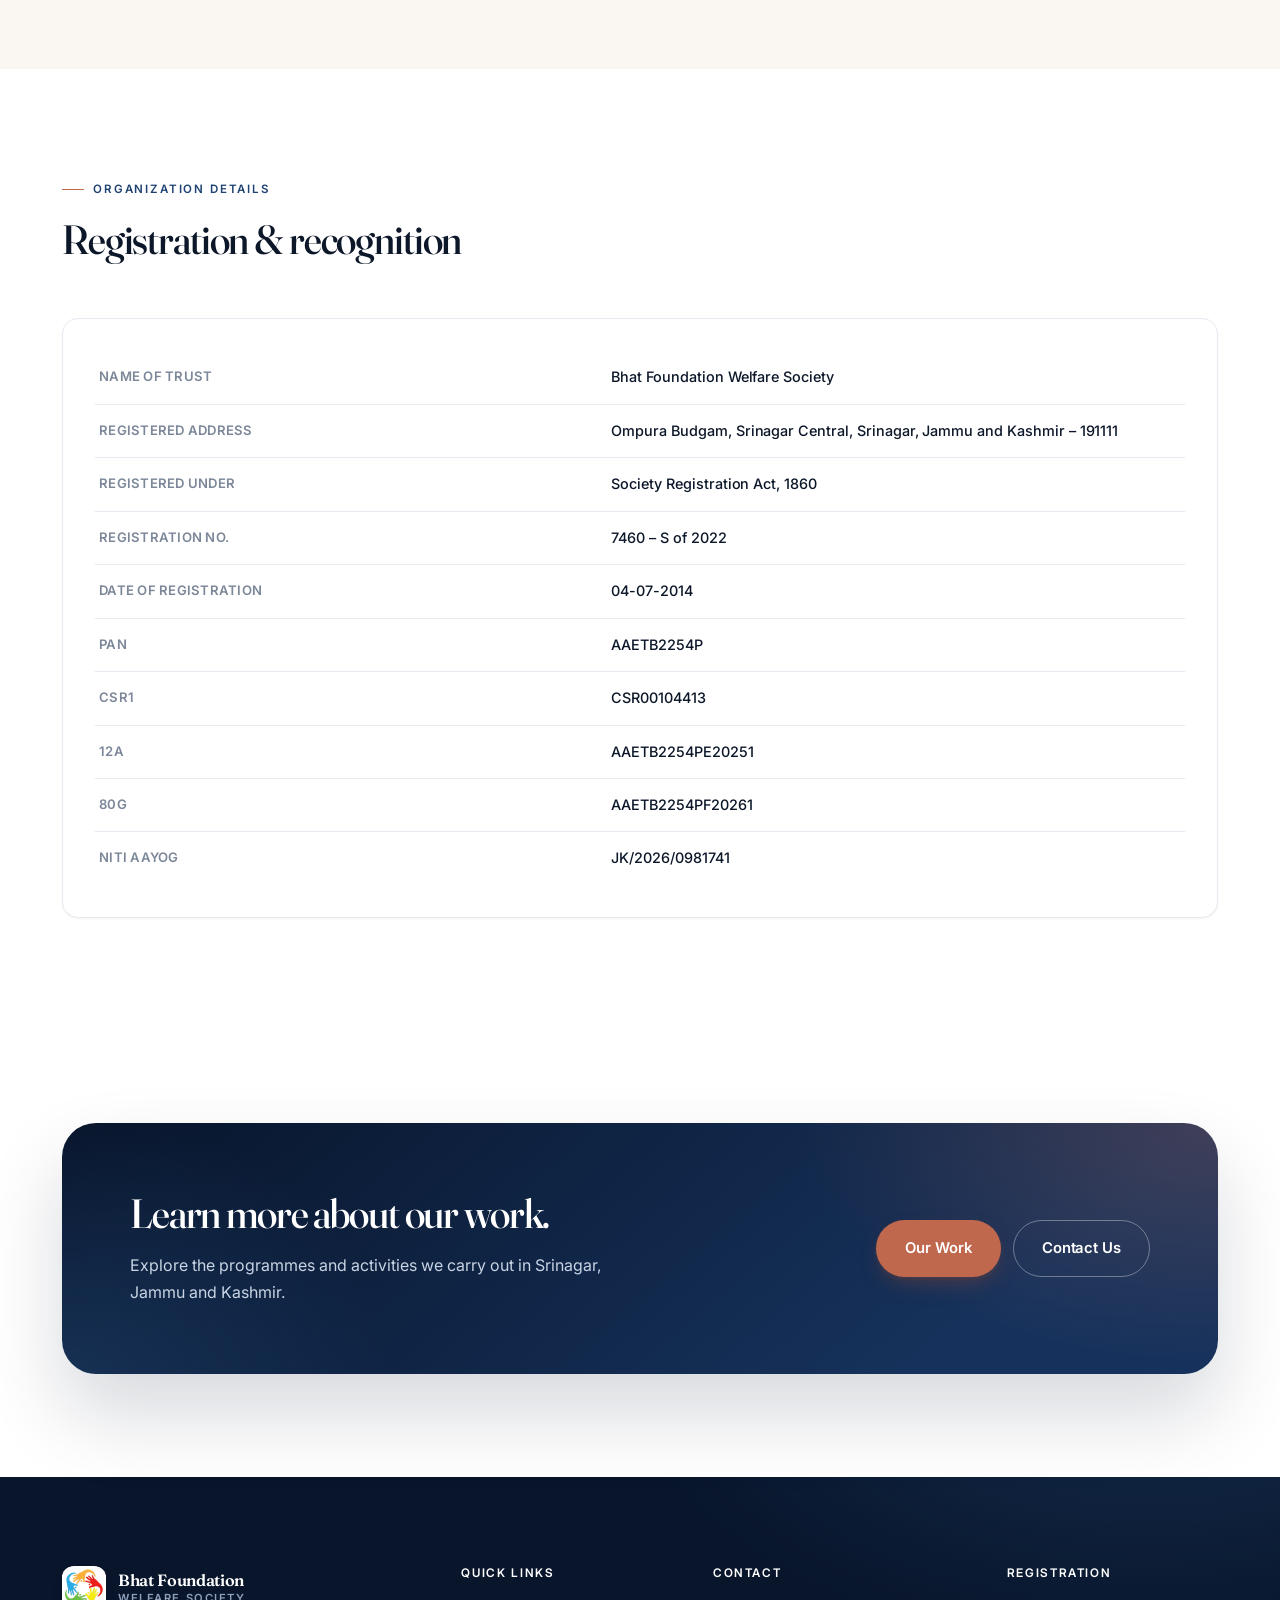
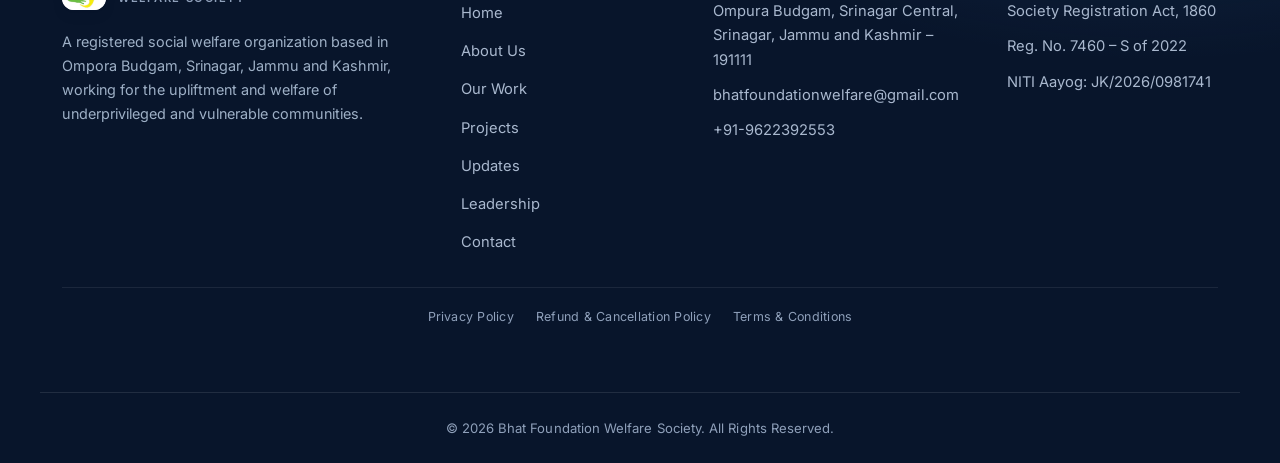
<file: about.html>
<!DOCTYPE html>
<html lang="en">
<head>
<meta charset="utf-8">
<meta name="viewport" content="width=device-width, initial-scale=1">
<title>About Us | Bhat Foundation Welfare Society</title>
<meta name="description" content="Learn about Bhat Foundation Welfare Society — a registered social welfare organization based in Ompora Budgam, Srinagar, Jammu and Kashmir, its vision, mission and values.">
<meta name="theme-color" content="#0F2347">
<link rel="preconnect" href="https://fonts.googleapis.com">
<link rel="preconnect" href="https://fonts.gstatic.com" crossorigin>
<link href="https://fonts.googleapis.com/css2?family=Fraunces:opsz,wght@9..144,400;9..144,500;9..144,600;9..144,700&family=Inter:wght@400;500;600;700&display=swap" rel="stylesheet">
<link rel="stylesheet" href="css/styles.css">
<script>document.documentElement.classList.add('js');</script>
</head>
<body>

<a class="skip-link" href="#main">Skip to content</a>

<header class="site-header" id="siteHeader">
  <div class="container header-inner">
    <a class="brand" href="index.html" aria-label="Bhat Foundation Welfare Society — Home">
      <span class="brand-badge">
        <span class="brand-mark" aria-hidden="true">BF</span>
        <img src="images/logo.png" alt="Bhat Foundation Welfare Society logo" onerror="this.remove()">
      </span>
      <span class="brand-text">
        <strong>Bhat Foundation</strong>
        <span>Welfare Society</span>
      </span>
    </a>

    <button class="nav-toggle" id="navToggle" type="button" aria-expanded="false" aria-controls="primaryNav" aria-label="Open menu">
      <span class="nav-toggle-bars" aria-hidden="true"><i></i><i></i><i></i></span>
    </button>

    <nav class="primary-nav" id="primaryNav" aria-label="Primary">
      <ul>
        <li><a href="index.html">Home</a></li>
        <li><a href="about.html" aria-current="page">About Us</a></li>
        <li><a href="our-work.html">Our Work</a></li>
        <li><a href="projects.html">Projects</a></li>
        <li><a href="updates.html">Updates</a></li>
        <li><a href="leadership.html">Leadership</a></li>
        <li><a href="contact.html">Contact</a></li>
      </ul>
      <a class="btn btn-primary nav-cta nav-donate" href="donate.html">Donate</a>
    </nav>
  </div>
</header>

<main id="main">

  <section class="page-hero">
    <div class="container">
      <p class="breadcrumb"><a href="index.html">Home</a> &nbsp;/&nbsp; About Us</p>
      <h1>About Bhat Foundation Welfare Society</h1>
      <p>A registered social welfare organization based in Ompora Budgam, Srinagar, Jammu and Kashmir, working towards the upliftment and welfare of underprivileged and vulnerable communities.</p>
    </div>
  </section>

  <section class="section">
    <div class="container split">
      <div>
        <p class="eyebrow">Who We Are</p>
        <h2>Community-first, volunteer-driven.</h2>
        <p>Bhat Foundation Welfare Society is a registered social welfare organization based in Ompora Budgam, Srinagar, Jammu and Kashmir. The organization works towards the upliftment and welfare of underprivileged and vulnerable communities through various social development initiatives and community support programmes.</p>
        <p>The Society focuses on key areas such as education assistance, youth development, women empowerment, healthcare awareness, relief support, community mobilization, and livelihood promotion. Over the years, the organization has earned strong community trust through its grassroots outreach activities and volunteer-driven initiatives.</p>
        <p>Bhat Foundation Welfare Society has extensive experience in coordinating with local institutions, community leaders, and stakeholders to implement welfare programmes effectively at the grassroots level.</p>
        <p>With a dedicated core team and active volunteers, the Society continues to work towards social inclusion, humanitarian support, and overall community welfare in Srinagar, Jammu and Kashmir.</p>
      </div>
      <div class="split-media">
        <figure class="media">
          <div class="media-fallback">
            <svg viewBox="0 0 24 24" aria-hidden="true"><path d="M3 5.5h18v13H3z"/><path d="m3 15 4.5-4.5 4 4L15 11l6 6"/><circle cx="9" cy="9" r="1.6"/></svg>
            <span>Official photograph to be added</span>
          </div>
          <img class="media-img" src="images/about-community.jpg" alt="Bhat Foundation Welfare Society team with community members" onerror="this.remove()">
        </figure>
      </div>
    </div>
  </section>

  <section class="section section--soft">
    <div class="container">
      <div class="grid grid-2">
        <article class="panel panel--vision reveal">
          <p class="eyebrow eyebrow--light">Our Vision</p>
          <h2 class="panel-title">An inclusive, healthy, educated and empowered society.</h2>
          <p class="panel-text">To build an inclusive, healthy, educated and empowered society where every individual, especially the underprivileged and vulnerable communities, has access to equal opportunities, dignity, social support, and sustainable development for a better quality of life.</p>
        </article>
        <article class="panel panel--mission reveal">
          <p class="eyebrow">Our Mission</p>
          <h2 class="panel-title">What we set out to achieve.</h2>
          <ul class="check-list">
            <li>To promote social welfare and community development through sustainable initiatives and humanitarian support programmes.</li>
            <li>To create awareness regarding healthcare, education, social issues, and community well-being.</li>
            <li>To empower women, youth, and underprivileged communities through skill development, awareness programmes, and livelihood opportunities.</li>
            <li>To organize free medical camps, educational support activities, and social welfare programmes for vulnerable populations.</li>
            <li>To encourage community participation, inclusiveness, transparency, and sustainable development at the grassroots level.</li>
            <li>To work towards building a healthier, educated, self-reliant, and socially responsible society.</li>
          </ul>
        </article>
      </div>
    </div>
  </section>

  <section class="section">
    <div class="container">
      <div class="section-head section-head--center">
        <p class="eyebrow">Our Values</p>
        <h2>The principles behind our work</h2>
      </div>
      <div class="values-grid">
        <article class="value reveal"><span class="value-num">01</span><h3>Transparency</h3><p>Open and honest in the way we work and communicate.</p></article>
        <article class="value reveal"><span class="value-num">02</span><h3>Honesty</h3><p>Truthful in our dealings with the community and supporters.</p></article>
        <article class="value reveal"><span class="value-num">03</span><h3>Integrity</h3><p>Doing the right thing, consistently and responsibly.</p></article>
        <article class="value reveal"><span class="value-num">04</span><h3>Discipline</h3><p>Committed, organised and consistent in our efforts.</p></article>
        <article class="value reveal"><span class="value-num">05</span><h3>Faith</h3><p>Guided by belief in the dignity of every individual.</p></article>
      </div>
    </div>
  </section>

  <section class="section section--soft">
    <div class="container">
      <div class="section-head section-head--center">
        <p class="eyebrow">Who We Work For</p>
        <h2>Communities we serve</h2>
      </div>
      <ul class="pill-grid">
        <li class="pill">Children</li>
        <li class="pill">Women</li>
        <li class="pill">Youth &amp; Adolescents</li>
        <li class="pill">Handicapped</li>
        <li class="pill">Deprived Population</li>
        <li class="pill">Socially Neglected People</li>
      </ul>
    </div>
  </section>

  <section class="section">
    <div class="container">
      <div class="section-head">
        <p class="eyebrow">Organization Details</p>
        <h2>Registration &amp; recognition</h2>
      </div>
      <div class="card">
        <table class="reg-table">
          <tbody>
            <tr><th>Name of Trust</th><td>Bhat Foundation Welfare Society</td></tr>
            <tr><th>Registered Address</th><td>Ompura Budgam, Srinagar Central, Srinagar, Jammu and Kashmir &ndash; 191111</td></tr>
            <tr><th>Registered Under</th><td>Society Registration Act, 1860</td></tr>
            <tr><th>Registration No.</th><td>7460 &ndash; S of 2022</td></tr>
            <tr><th>Date of Registration</th><td>04-07-2014</td></tr>
            <tr><th>PAN</th><td>AAETB2254P</td></tr>
            <tr><th>CSR1</th><td>CSR00104413</td></tr>
            <tr><th>12A</th><td>AAETB2254PE20251</td></tr>
            <tr><th>80G</th><td>AAETB2254PF20261</td></tr>
            <tr><th>NITI Aayog</th><td>JK/2026/0981741</td></tr>
          </tbody>
        </table>
      </div>
    </div>
  </section>

  <section class="section">
    <div class="container">
      <div class="cta-band">
        <div class="cta-band-text">
          <h2>Learn more about our work.</h2>
          <p>Explore the programmes and activities we carry out in Srinagar, Jammu and Kashmir.</p>
        </div>
        <div class="cta-band-actions">
          <a class="btn btn-accent" href="our-work.html">Our Work</a>
          <a class="btn btn-outline-light" href="contact.html">Contact Us</a>
        </div>
      </div>
    </div>
  </section>

</main>

<footer class="site-footer">
  <div class="container footer-grid">
    <div class="footer-brand">
      <a class="brand brand--footer" href="index.html">
        <span class="brand-badge">
          <span class="brand-mark" aria-hidden="true">BF</span>
          <img src="images/logo.png" alt="" onerror="this.remove()">
        </span>
        <span class="brand-text"><strong>Bhat Foundation</strong><span>Welfare Society</span></span>
      </a>
      <p class="footer-desc">A registered social welfare organization based in Ompora Budgam, Srinagar, Jammu and Kashmir, working for the upliftment and welfare of underprivileged and vulnerable communities.</p>
    </div>
    <nav class="footer-col" aria-label="Quick links">
      <h3>Quick Links</h3>
      <ul>
        <li><a href="index.html">Home</a></li>
        <li><a href="about.html">About Us</a></li>
        <li><a href="our-work.html">Our Work</a></li>
        <li><a href="projects.html">Projects</a></li>
        <li><a href="updates.html">Updates</a></li>
        <li><a href="leadership.html">Leadership</a></li>
        <li><a href="contact.html">Contact</a></li>
      </ul>
    </nav>
    <div class="footer-col">
      <h3>Contact</h3>
      <ul class="footer-contact">
        <li>Ompura Budgam, Srinagar Central,<br>Srinagar, Jammu and Kashmir &ndash; 191111</li>
        <li><a href="mailto:bhatfoundationwelfare@gmail.com">bhatfoundationwelfare@gmail.com</a></li>
        <li><a href="tel:+919622392553">+91-9622392553</a></li>
      </ul>
    </div>
    <div class="footer-col">
      <h3>Registration</h3>
      <ul class="footer-contact">
        <li>Society Registration Act, 1860</li>
        <li>Reg. No. 7460 &ndash; S of 2022</li>
        <li>NITI Aayog: JK/2026/0981741</li>
      </ul>
    </div>
  </div>
  <div class="container">
    <nav class="footer-legal" aria-label="Legal">
      <a href="privacy-policy.html">Privacy Policy</a>
      <a href="refund-policy.html">Refund &amp; Cancellation Policy</a>
      <a href="terms.html">Terms &amp; Conditions</a>
    </nav>
  </div>
  <div class="container footer-bottom">
    <p>&copy; <span id="year">2026</span> Bhat Foundation Welfare Society. All Rights Reserved.</p>
  </div>
</footer>

<script src="js/main.js"></script>
</body>
</html>
</file>
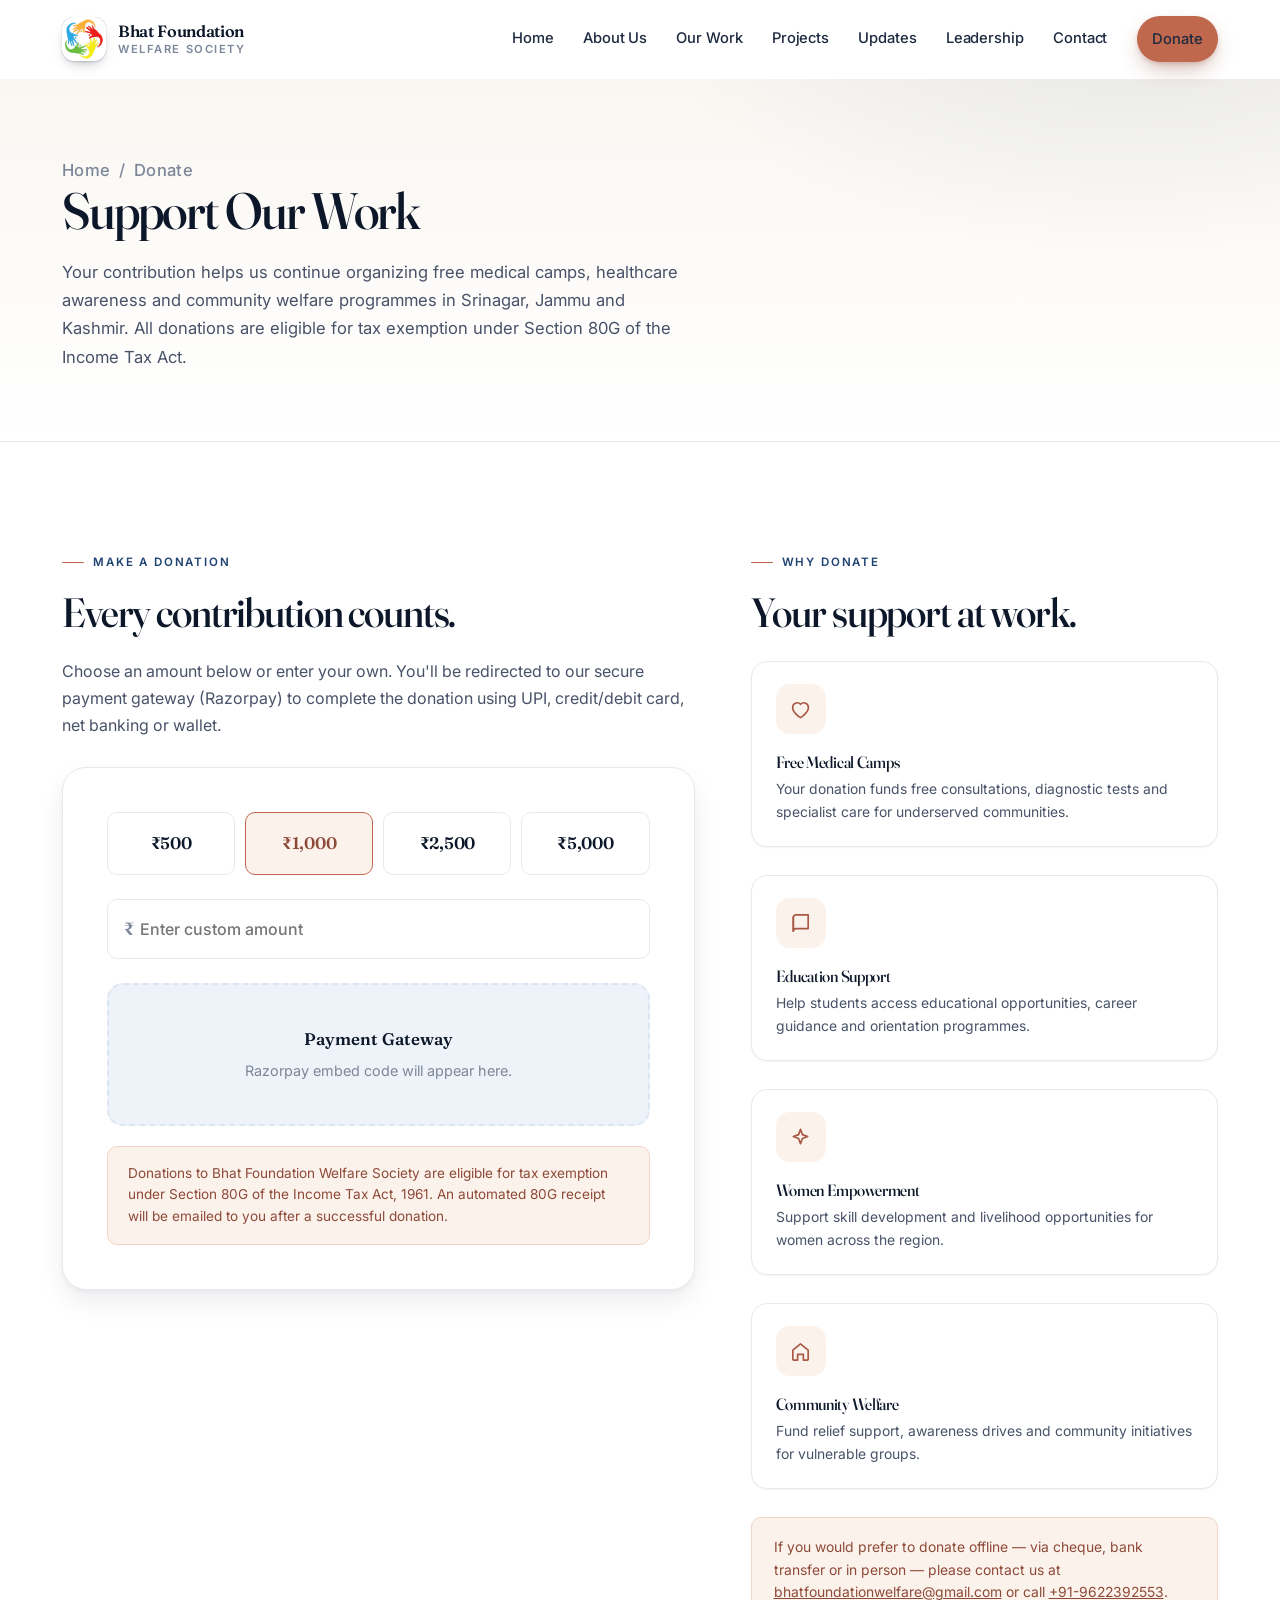
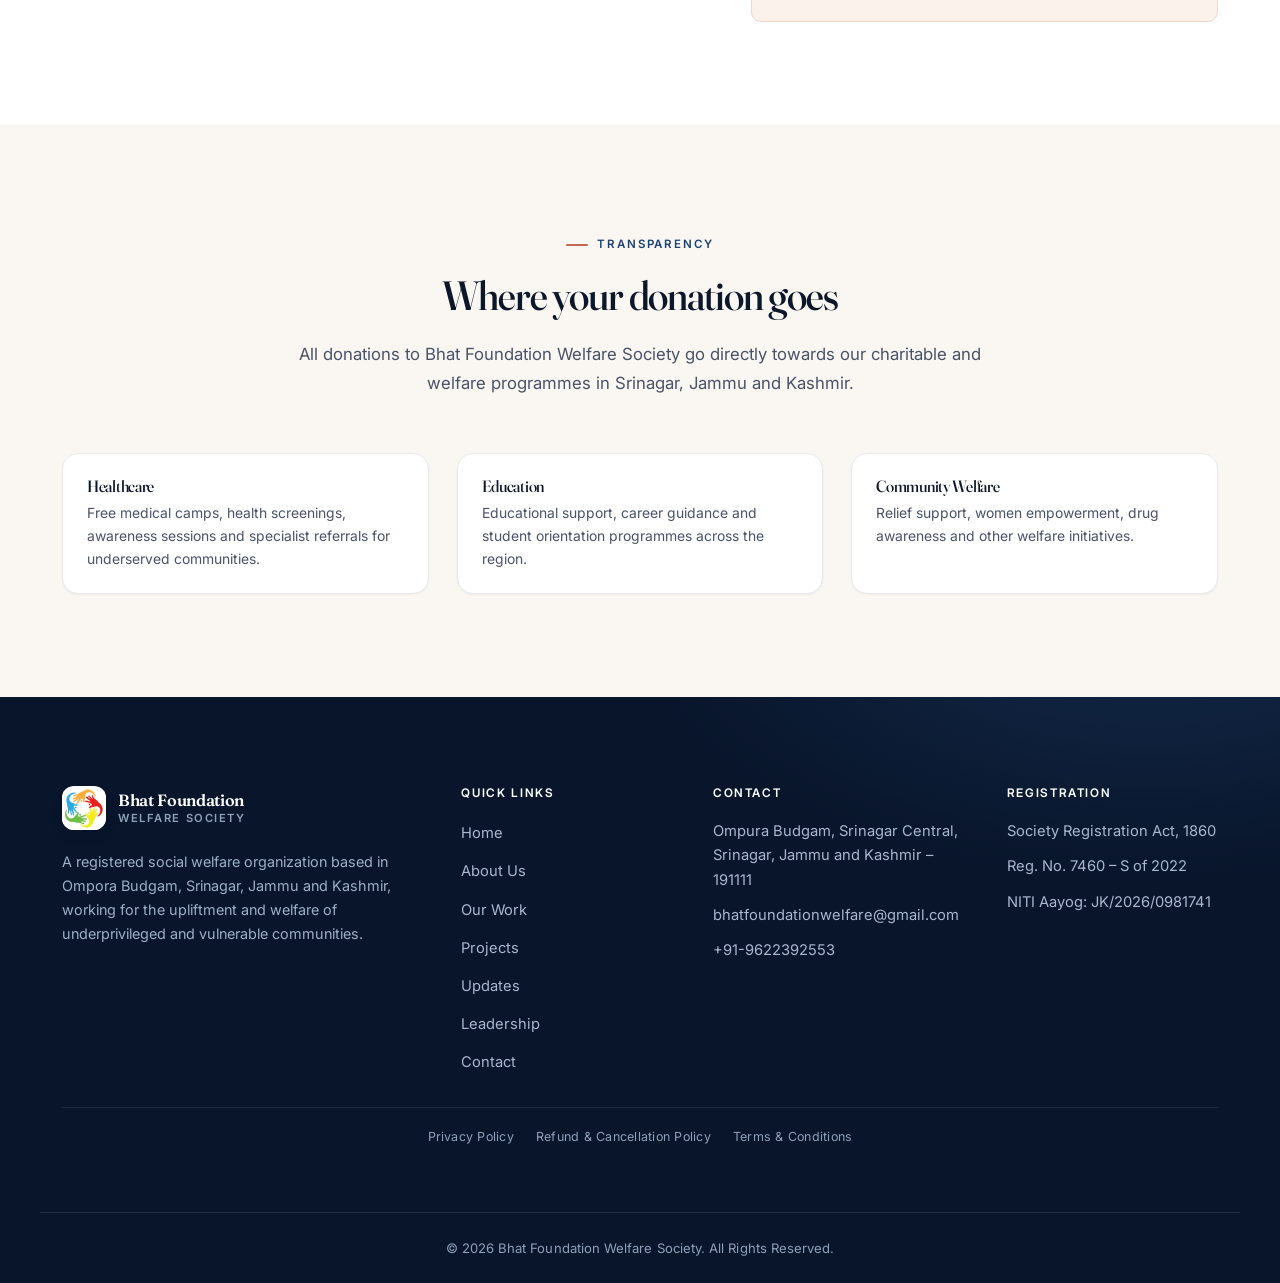
<file: donate.html>
<!DOCTYPE html>
<html lang="en">
<head>
<meta charset="utf-8">
<meta name="viewport" content="width=device-width, initial-scale=1">
<title>Donate | Bhat Foundation Welfare Society</title>
<meta name="description" content="Support Bhat Foundation Welfare Society. Donations eligible for tax exemption under Section 80G.">
<meta name="theme-color" content="#0F2347">
<link rel="preconnect" href="https://fonts.googleapis.com">
<link rel="preconnect" href="https://fonts.gstatic.com" crossorigin>
<link href="https://fonts.googleapis.com/css2?family=Fraunces:opsz,wght@9..144,400;9..144,500;9..144,600;9..144,700&family=Inter:wght@400;500;600;700&display=swap" rel="stylesheet">
<link rel="stylesheet" href="css/styles.css">
<script>document.documentElement.classList.add('js');</script>
</head>
<body>

<a class="skip-link" href="#main">Skip to content</a>

<header class="site-header" id="siteHeader">
  <div class="container header-inner">
    <a class="brand" href="index.html" aria-label="Bhat Foundation Welfare Society — Home">
      <span class="brand-badge">
        <span class="brand-mark" aria-hidden="true">BF</span>
        <img src="images/logo.png" alt="Bhat Foundation Welfare Society logo" onerror="this.remove()">
      </span>
      <span class="brand-text">
        <strong>Bhat Foundation</strong>
        <span>Welfare Society</span>
      </span>
    </a>

    <button class="nav-toggle" id="navToggle" type="button" aria-expanded="false" aria-controls="primaryNav" aria-label="Open menu">
      <span class="nav-toggle-bars" aria-hidden="true"><i></i><i></i><i></i></span>
    </button>

    <nav class="primary-nav" id="primaryNav" aria-label="Primary">
      <ul>
        <li><a href="index.html">Home</a></li>
        <li><a href="about.html">About Us</a></li>
        <li><a href="our-work.html">Our Work</a></li>
        <li><a href="projects.html">Projects</a></li>
        <li><a href="updates.html">Updates</a></li>
        <li><a href="leadership.html">Leadership</a></li>
        <li><a href="contact.html">Contact</a></li>
      </ul>
      <a class="btn btn-primary nav-cta nav-donate" href="donate.html">Donate</a>
    </nav>
  </div>
</header>

<main id="main">

  <section class="page-hero">
    <div class="container">
      <p class="breadcrumb"><a href="index.html">Home</a> &nbsp;/&nbsp; Donate</p>
      <h1>Support Our Work</h1>
      <p>Your contribution helps us continue organizing free medical camps, healthcare awareness and community welfare programmes in Srinagar, Jammu and Kashmir. All donations are eligible for tax exemption under Section 80G of the Income Tax Act.</p>
    </div>
  </section>

  <section class="section">
    <div class="container donate-grid">
      <div>
        <p class="eyebrow">Make a Donation</p>
        <h2>Every contribution counts.</h2>
        <p>Choose an amount below or enter your own. You'll be redirected to our secure payment gateway (Razorpay) to complete the donation using UPI, credit/debit card, net banking or wallet.</p>

        <div class="donate-card" style="margin-top:28px;">
          <div class="donate-amounts" id="amountButtons">
            <button type="button" class="donate-amount" data-amount="500">&#8377;500</button>
            <button type="button" class="donate-amount is-active" data-amount="1000">&#8377;1,000</button>
            <button type="button" class="donate-amount" data-amount="2500">&#8377;2,500</button>
            <button type="button" class="donate-amount" data-amount="5000">&#8377;5,000</button>
          </div>

          <div class="donate-custom">
            <span>&#8377;</span>
            <input type="number" id="customAmount" placeholder="Enter custom amount" min="1" inputmode="numeric">
          </div>

          <!-- ============================================================
               RAZORPAY EMBED SLOT
               Paste your Razorpay Payment Button / Payment Page embed
               code here once your account is active.
               ============================================================ -->
          <div class="donate-embed-slot" id="razorpaySlot">
            <strong>Payment Gateway</strong>
            Razorpay embed code will appear here.
          </div>
          <!-- ============================================================ -->

          <div class="donate-note">
            Donations to Bhat Foundation Welfare Society are eligible for tax exemption under Section 80G of the Income Tax Act, 1961. An automated 80G receipt will be emailed to you after a successful donation.
          </div>
        </div>
      </div>

      <div>
        <p class="eyebrow">Why Donate</p>
        <h2>Your support at work.</h2>

        <div class="grid" style="margin-top:26px;">
          <article class="card card--compact">
            <span class="card-icon" aria-hidden="true"><svg viewBox="0 0 24 24"><path d="M12 20.5S3.8 15.6 3.8 9.9A4.7 4.7 0 0 1 12 6.6a4.7 4.7 0 0 1 8.2 3.3c0 5.7-8.2 10.6-8.2 10.6Z"/></svg></span>
            <h3>Free Medical Camps</h3>
            <p>Your donation funds free consultations, diagnostic tests and specialist care for underserved communities.</p>
          </article>
          <article class="card card--compact">
            <span class="card-icon" aria-hidden="true"><svg viewBox="0 0 24 24"><path d="M4.5 5.6A2.6 2.6 0 0 1 7.1 3H20v14.4H7.1a2.6 2.6 0 0 0-2.6 2.6Z"/><path d="M4.5 5.6V20"/></svg></span>
            <h3>Education Support</h3>
            <p>Help students access educational opportunities, career guidance and orientation programmes.</p>
          </article>
          <article class="card card--compact">
            <span class="card-icon" aria-hidden="true"><svg viewBox="0 0 24 24"><path d="M12 3.5 14 9l5.5 2-5.5 2-2 5.5-2-5.5L4.5 11 10 9Z"/></svg></span>
            <h3>Women Empowerment</h3>
            <p>Support skill development and livelihood opportunities for women across the region.</p>
          </article>
          <article class="card card--compact">
            <span class="card-icon" aria-hidden="true"><svg viewBox="0 0 24 24"><path d="M4 10.5 12 4l8 6.5V20a1 1 0 0 1-1 1h-4v-6H9v6H5a1 1 0 0 1-1-1Z"/></svg></span>
            <h3>Community Welfare</h3>
            <p>Fund relief support, awareness drives and community initiatives for vulnerable groups.</p>
          </article>
        </div>

        <div class="note" style="margin-top:28px;">
          If you would prefer to donate offline &mdash; via cheque, bank transfer or in person &mdash; please contact us at <a href="mailto:bhatfoundationwelfare@gmail.com" style="color:inherit;text-decoration:underline;">bhatfoundationwelfare@gmail.com</a> or call <a href="tel:+919622392553" style="color:inherit;text-decoration:underline;">+91-9622392553</a>.
        </div>
      </div>
    </div>
  </section>

  <section class="section section--soft">
    <div class="container">
      <div class="section-head section-head--center">
        <p class="eyebrow">Transparency</p>
        <h2>Where your donation goes</h2>
        <p class="section-sub">All donations to Bhat Foundation Welfare Society go directly towards our charitable and welfare programmes in Srinagar, Jammu and Kashmir.</p>
      </div>
      <div class="grid grid-3">
        <article class="card card--compact reveal"><h3>Healthcare</h3><p>Free medical camps, health screenings, awareness sessions and specialist referrals for underserved communities.</p></article>
        <article class="card card--compact reveal"><h3>Education</h3><p>Educational support, career guidance and student orientation programmes across the region.</p></article>
        <article class="card card--compact reveal"><h3>Community Welfare</h3><p>Relief support, women empowerment, drug awareness and other welfare initiatives.</p></article>
      </div>
    </div>
  </section>

</main>

<footer class="site-footer">
  <div class="container footer-grid">
    <div class="footer-brand">
      <a class="brand brand--footer" href="index.html">
        <span class="brand-badge">
          <span class="brand-mark" aria-hidden="true">BF</span>
          <img src="images/logo.png" alt="" onerror="this.remove()">
        </span>
        <span class="brand-text"><strong>Bhat Foundation</strong><span>Welfare Society</span></span>
      </a>
      <p class="footer-desc">A registered social welfare organization based in Ompora Budgam, Srinagar, Jammu and Kashmir, working for the upliftment and welfare of underprivileged and vulnerable communities.</p>
    </div>
    <nav class="footer-col" aria-label="Quick links">
      <h3>Quick Links</h3>
      <ul>
        <li><a href="index.html">Home</a></li>
        <li><a href="about.html">About Us</a></li>
        <li><a href="our-work.html">Our Work</a></li>
        <li><a href="projects.html">Projects</a></li>
        <li><a href="updates.html">Updates</a></li>
        <li><a href="leadership.html">Leadership</a></li>
        <li><a href="contact.html">Contact</a></li>
      </ul>
    </nav>
    <div class="footer-col">
      <h3>Contact</h3>
      <ul class="footer-contact">
        <li>Ompura Budgam, Srinagar Central,<br>Srinagar, Jammu and Kashmir &ndash; 191111</li>
        <li><a href="mailto:bhatfoundationwelfare@gmail.com">bhatfoundationwelfare@gmail.com</a></li>
        <li><a href="tel:+919622392553">+91-9622392553</a></li>
      </ul>
    </div>
    <div class="footer-col">
      <h3>Registration</h3>
      <ul class="footer-contact">
        <li>Society Registration Act, 1860</li>
        <li>Reg. No. 7460 &ndash; S of 2022</li>
        <li>NITI Aayog: JK/2026/0981741</li>
      </ul>
    </div>
  </div>
  <div class="container">
    <nav class="footer-legal" aria-label="Legal">
      <a href="privacy-policy.html">Privacy Policy</a>
      <a href="refund-policy.html">Refund &amp; Cancellation Policy</a>
      <a href="terms.html">Terms &amp; Conditions</a>
    </nav>
  </div>
  <div class="container footer-bottom">
    <p>&copy; <span id="year">2026</span> Bhat Foundation Welfare Society. All Rights Reserved.</p>
  </div>
</footer>

<script src="js/main.js"></script>
<script>
  (function () {
    var buttons = document.querySelectorAll('.donate-amount');
    var custom = document.getElementById('customAmount');
    if (!buttons.length) return;

    buttons.forEach(function (btn) {
      btn.addEventListener('click', function () {
        buttons.forEach(function (b) { b.classList.remove('is-active'); });
        btn.classList.add('is-active');
        if (custom) custom.value = '';
      });
    });

    if (custom) {
      custom.addEventListener('input', function () {
        if (custom.value) {
          buttons.forEach(function (b) { b.classList.remove('is-active'); });
        } else if (buttons[1]) {
          buttons[1].classList.add('is-active');
        }
      });
    }
  })();
</script>
</body>
</html>
</file>
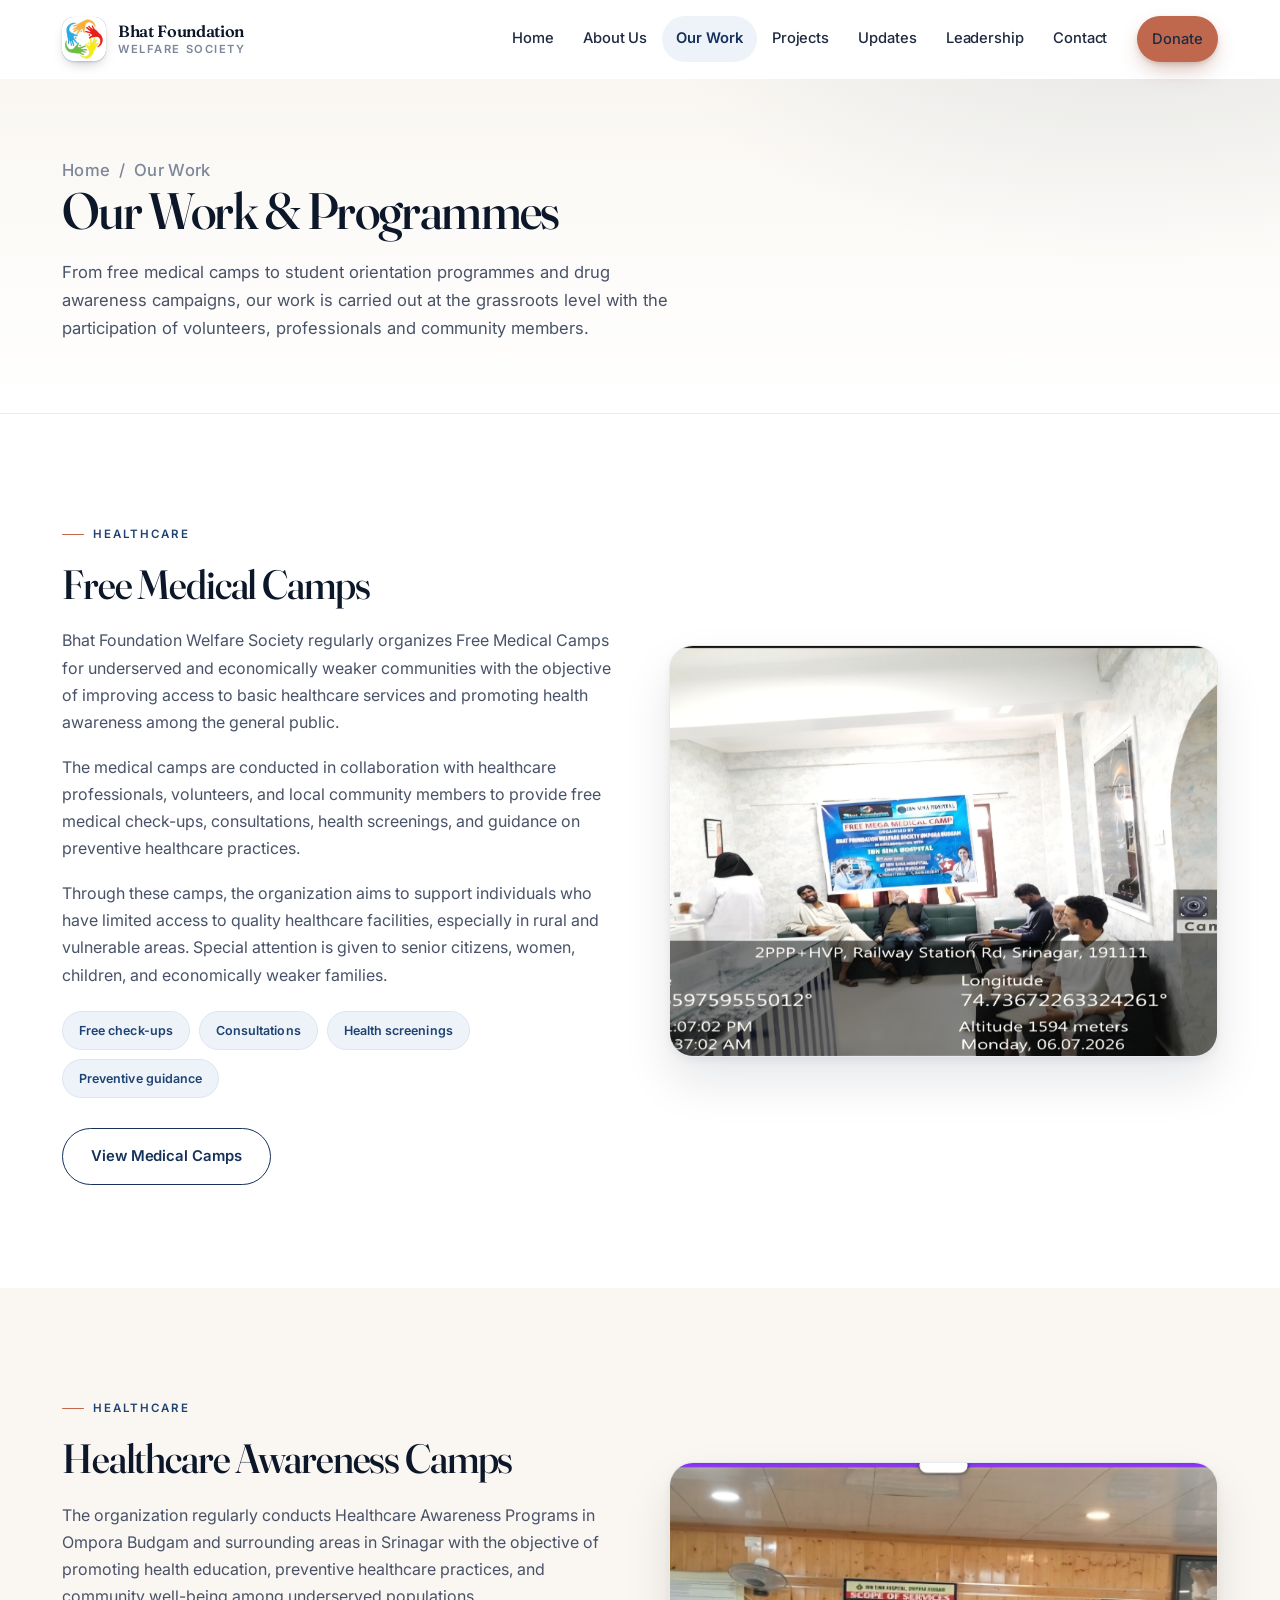
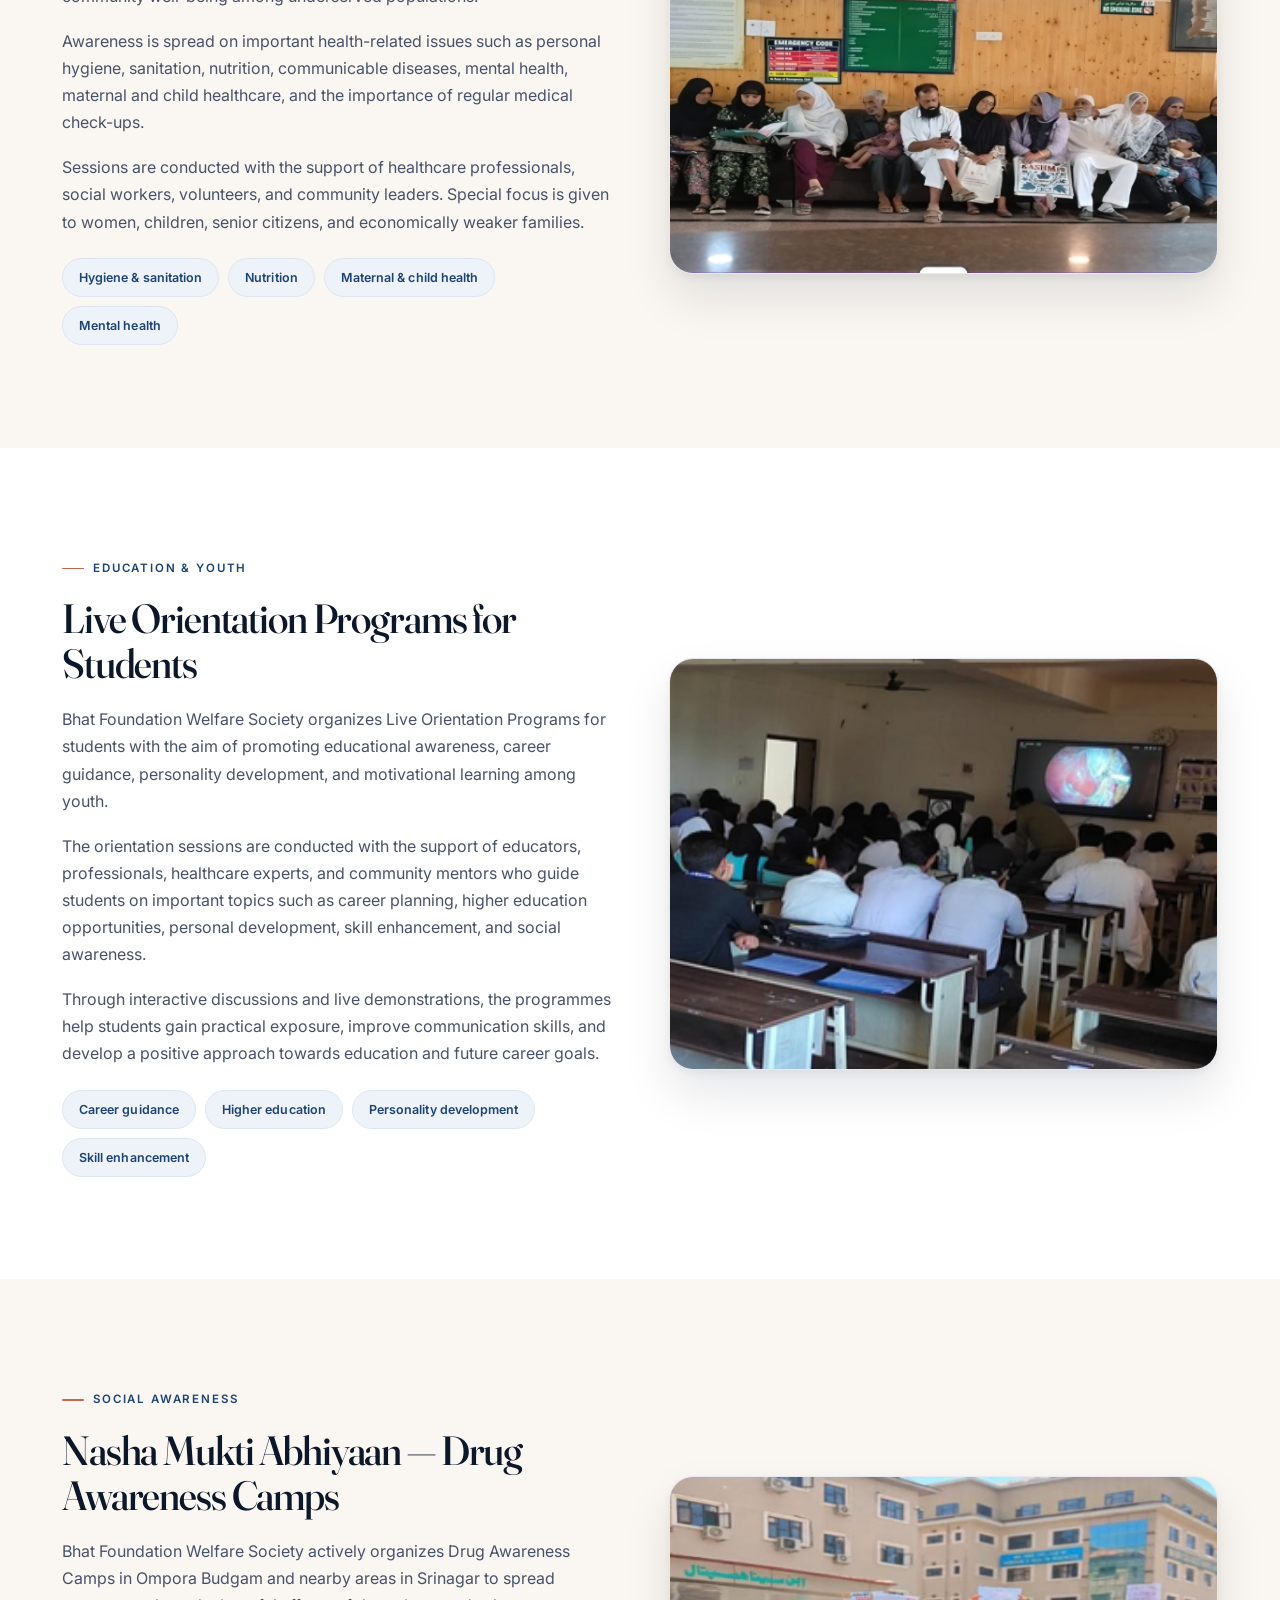
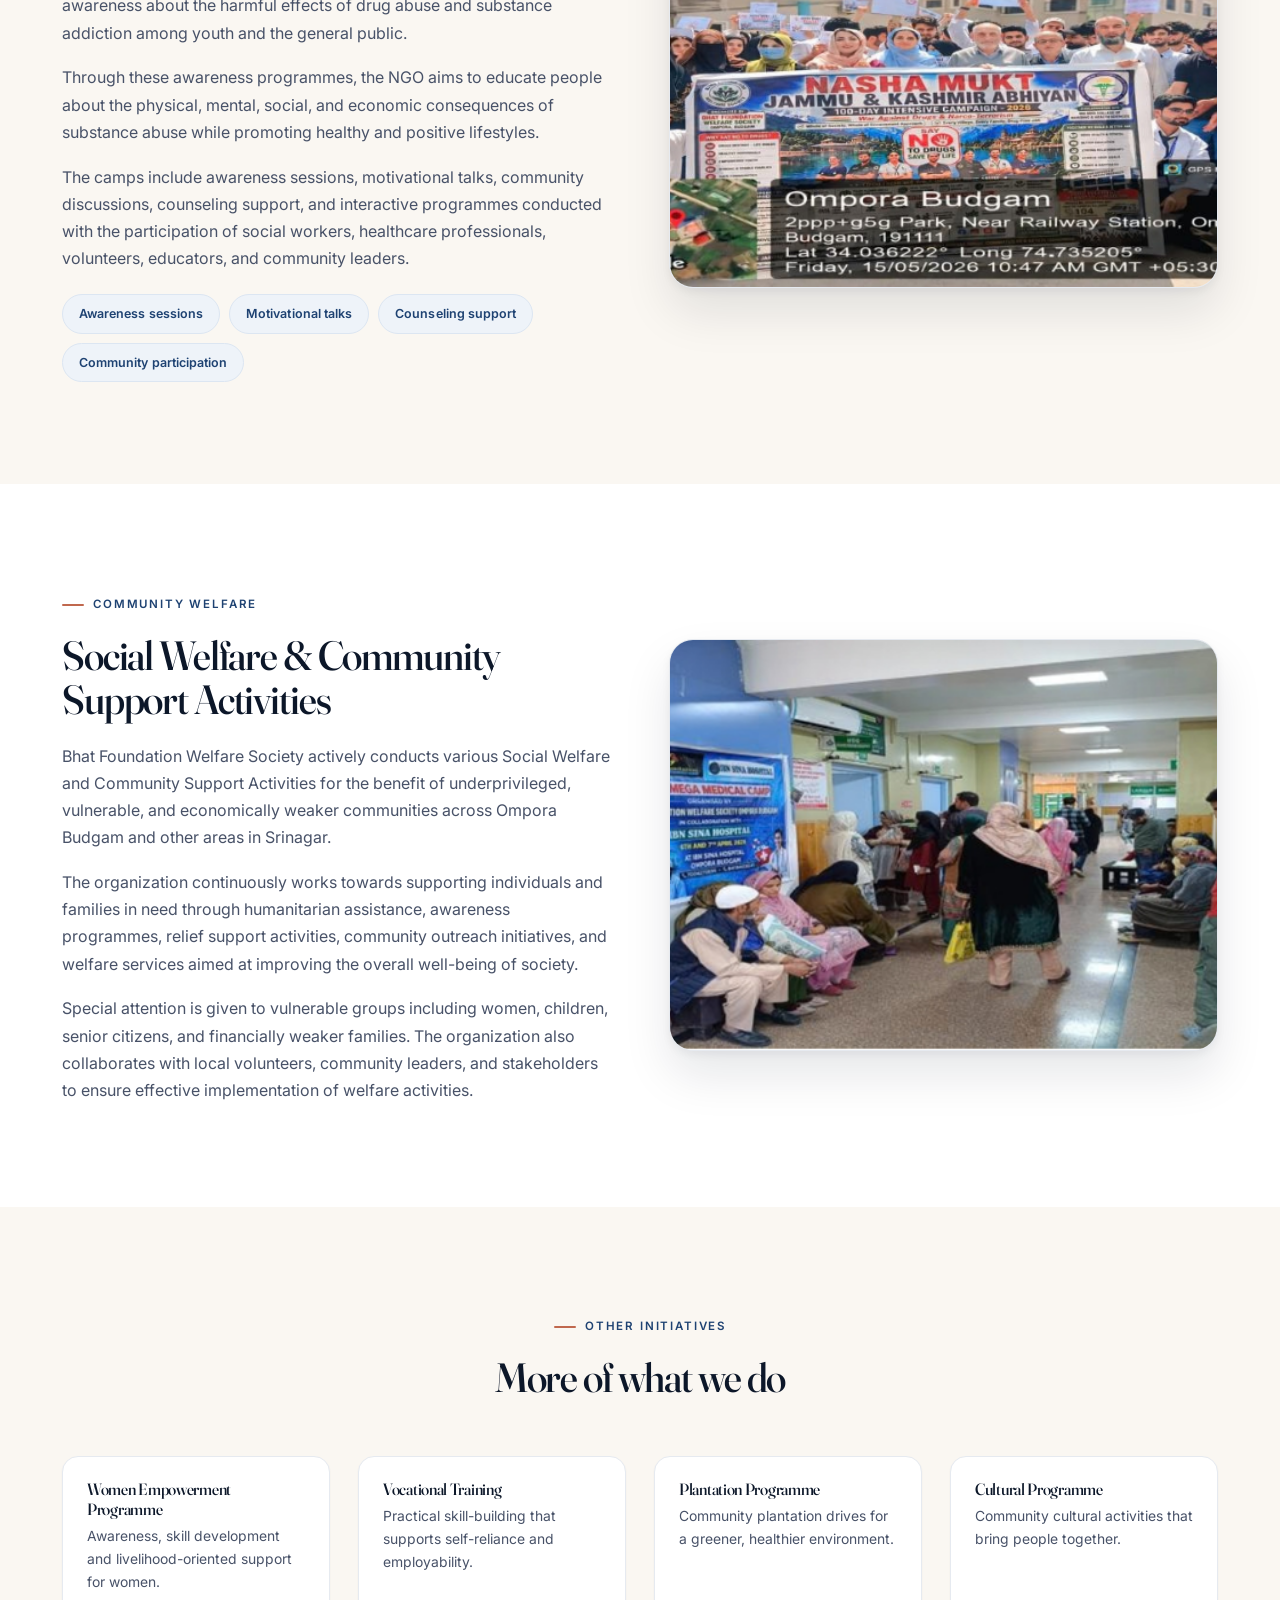
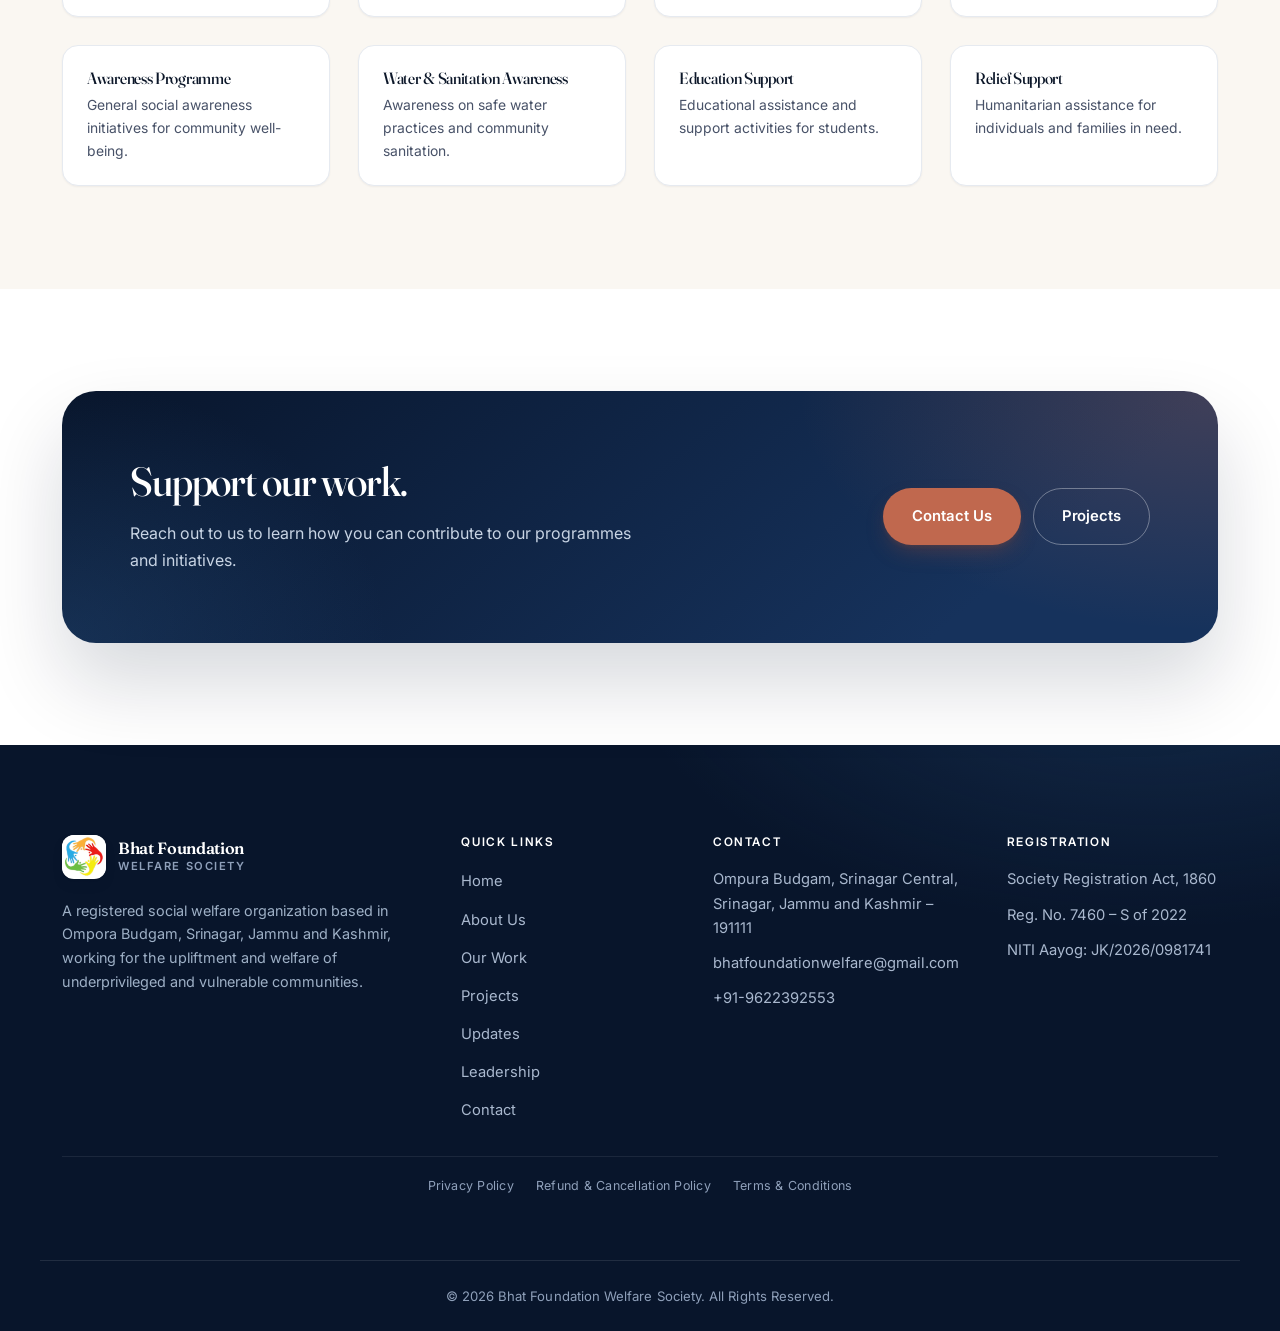
<file: our-work.html>
<!DOCTYPE html>
<html lang="en">
<head>
<meta charset="utf-8">
<meta name="viewport" content="width=device-width, initial-scale=1">
<title>Our Work | Bhat Foundation Welfare Society</title>
<meta name="description" content="Healthcare, education, youth development, women empowerment, drug awareness and community welfare programmes by Bhat Foundation Welfare Society in Srinagar.">
<meta name="theme-color" content="#0F2347">
<link rel="preconnect" href="https://fonts.googleapis.com">
<link rel="preconnect" href="https://fonts.gstatic.com" crossorigin>
<link href="https://fonts.googleapis.com/css2?family=Fraunces:opsz,wght@9..144,400;9..144,500;9..144,600;9..144,700&family=Inter:wght@400;500;600;700&display=swap" rel="stylesheet">
<link rel="stylesheet" href="css/styles.css">
<script>document.documentElement.classList.add('js');</script>
</head>
<body>

<a class="skip-link" href="#main">Skip to content</a>

<header class="site-header" id="siteHeader">
  <div class="container header-inner">
    <a class="brand" href="index.html" aria-label="Bhat Foundation Welfare Society — Home">
      <span class="brand-badge">
        <span class="brand-mark" aria-hidden="true">BF</span>
        <img src="images/logo.png" alt="Bhat Foundation Welfare Society logo" onerror="this.remove()">
      </span>
      <span class="brand-text">
        <strong>Bhat Foundation</strong>
        <span>Welfare Society</span>
      </span>
    </a>

    <button class="nav-toggle" id="navToggle" type="button" aria-expanded="false" aria-controls="primaryNav" aria-label="Open menu">
      <span class="nav-toggle-bars" aria-hidden="true"><i></i><i></i><i></i></span>
    </button>

    <nav class="primary-nav" id="primaryNav" aria-label="Primary">
      <ul>
        <li><a href="index.html">Home</a></li>
        <li><a href="about.html">About Us</a></li>
        <li><a href="our-work.html" aria-current="page">Our Work</a></li>
        <li><a href="projects.html">Projects</a></li>
        <li><a href="updates.html">Updates</a></li>
        <li><a href="leadership.html">Leadership</a></li>
        <li><a href="contact.html">Contact</a></li>
      </ul>
      <a class="btn btn-primary nav-cta nav-donate" href="donate.html">Donate</a>
    </nav>
  </div>
</header>

<main id="main">

  <section class="page-hero">
    <div class="container">
      <p class="breadcrumb"><a href="index.html">Home</a> &nbsp;/&nbsp; Our Work</p>
      <h1>Our Work &amp; Programmes</h1>
      <p>From free medical camps to student orientation programmes and drug awareness campaigns, our work is carried out at the grassroots level with the participation of volunteers, professionals and community members.</p>
    </div>
  </section>

  <section class="section">
    <div class="container work-block">
      <div>
        <p class="eyebrow">Healthcare</p>
        <h2>Free Medical Camps</h2>
        <p>Bhat Foundation Welfare Society regularly organizes Free Medical Camps for underserved and economically weaker communities with the objective of improving access to basic healthcare services and promoting health awareness among the general public.</p>
        <p>The medical camps are conducted in collaboration with healthcare professionals, volunteers, and local community members to provide free medical check-ups, consultations, health screenings, and guidance on preventive healthcare practices.</p>
        <p>Through these camps, the organization aims to support individuals who have limited access to quality healthcare facilities, especially in rural and vulnerable areas. Special attention is given to senior citizens, women, children, and economically weaker families.</p>
        <div class="tag-list">
          <span class="tag">Free check-ups</span>
          <span class="tag">Consultations</span>
          <span class="tag">Health screenings</span>
          <span class="tag">Preventive guidance</span>
        </div>
        <div class="btn-row">
          <a class="btn btn-outline" href="projects.html#medical-camps">View Medical Camps</a>
        </div>
      </div>
      <div class="work-media">
        <figure class="media">
          <div class="media-fallback">
            <svg viewBox="0 0 24 24" aria-hidden="true"><path d="M3 5.5h18v13H3z"/><path d="m3 15 4.5-4.5 4 4L15 11l6 6"/><circle cx="9" cy="9" r="1.6"/></svg>
            <span>Medical camp photograph to be added</span>
          </div>
          <img class="media-img" src="images/work-medical-camp.jpg" alt="Free medical camp organized by Bhat Foundation Welfare Society" onerror="this.remove()">
        </figure>
      </div>
    </div>
  </section>

  <section class="section section--soft">
    <div class="container work-block work-block--flip">
      <div>
        <p class="eyebrow">Healthcare</p>
        <h2>Healthcare Awareness Camps</h2>
        <p>The organization regularly conducts Healthcare Awareness Programs in Ompora Budgam and surrounding areas in Srinagar with the objective of promoting health education, preventive healthcare practices, and community well-being among underserved populations.</p>
        <p>Awareness is spread on important health-related issues such as personal hygiene, sanitation, nutrition, communicable diseases, mental health, maternal and child healthcare, and the importance of regular medical check-ups.</p>
        <p>Sessions are conducted with the support of healthcare professionals, social workers, volunteers, and community leaders. Special focus is given to women, children, senior citizens, and economically weaker families.</p>
        <div class="tag-list">
          <span class="tag">Hygiene &amp; sanitation</span>
          <span class="tag">Nutrition</span>
          <span class="tag">Maternal &amp; child health</span>
          <span class="tag">Mental health</span>
        </div>
      </div>
      <div class="work-media">
        <figure class="media">
          <div class="media-fallback">
            <svg viewBox="0 0 24 24" aria-hidden="true"><path d="M3 5.5h18v13H3z"/><path d="m3 15 4.5-4.5 4 4L15 11l6 6"/><circle cx="9" cy="9" r="1.6"/></svg>
            <span>Photograph to be added</span>
          </div>
          <img class="media-img" src="images/work-healthcare-awareness.jpg" alt="Healthcare awareness session" onerror="this.remove()">
        </figure>
      </div>
    </div>
  </section>

  <section class="section">
    <div class="container work-block">
      <div>
        <p class="eyebrow">Education &amp; Youth</p>
        <h2>Live Orientation Programs for Students</h2>
        <p>Bhat Foundation Welfare Society organizes Live Orientation Programs for students with the aim of promoting educational awareness, career guidance, personality development, and motivational learning among youth.</p>
        <p>The orientation sessions are conducted with the support of educators, professionals, healthcare experts, and community mentors who guide students on important topics such as career planning, higher education opportunities, personal development, skill enhancement, and social awareness.</p>
        <p>Through interactive discussions and live demonstrations, the programmes help students gain practical exposure, improve communication skills, and develop a positive approach towards education and future career goals.</p>
        <div class="tag-list">
          <span class="tag">Career guidance</span>
          <span class="tag">Higher education</span>
          <span class="tag">Personality development</span>
          <span class="tag">Skill enhancement</span>
        </div>
      </div>
      <div class="work-media">
        <figure class="media">
          <div class="media-fallback">
            <svg viewBox="0 0 24 24" aria-hidden="true"><path d="M3 5.5h18v13H3z"/><path d="m3 15 4.5-4.5 4 4L15 11l6 6"/><circle cx="9" cy="9" r="1.6"/></svg>
            <span>Photograph to be added</span>
          </div>
          <img class="media-img" src="images/work-student-orientation.jpg" alt="Live orientation programme for students" onerror="this.remove()">
        </figure>
      </div>
    </div>
  </section>

  <section class="section section--soft">
    <div class="container work-block work-block--flip">
      <div>
        <p class="eyebrow">Social Awareness</p>
        <h2>Nasha Mukti Abhiyaan &mdash; Drug Awareness Camps</h2>
        <p>Bhat Foundation Welfare Society actively organizes Drug Awareness Camps in Ompora Budgam and nearby areas in Srinagar to spread awareness about the harmful effects of drug abuse and substance addiction among youth and the general public.</p>
        <p>Through these awareness programmes, the NGO aims to educate people about the physical, mental, social, and economic consequences of substance abuse while promoting healthy and positive lifestyles.</p>
        <p>The camps include awareness sessions, motivational talks, community discussions, counseling support, and interactive programmes conducted with the participation of social workers, healthcare professionals, volunteers, educators, and community leaders.</p>
        <div class="tag-list">
          <span class="tag">Awareness sessions</span>
          <span class="tag">Motivational talks</span>
          <span class="tag">Counseling support</span>
          <span class="tag">Community participation</span>
        </div>
      </div>
      <div class="work-media">
        <figure class="media">
          <div class="media-fallback">
            <svg viewBox="0 0 24 24" aria-hidden="true"><path d="M3 5.5h18v13H3z"/><path d="m3 15 4.5-4.5 4 4L15 11l6 6"/><circle cx="9" cy="9" r="1.6"/></svg>
            <span>Photograph to be added</span>
          </div>
          <img class="media-img" src="images/work-drug-awareness.jpg" alt="Nasha Mukti Abhiyaan drug awareness camp" onerror="this.remove()">
        </figure>
      </div>
    </div>
  </section>

  <section class="section">
    <div class="container work-block">
      <div>
        <p class="eyebrow">Community Welfare</p>
        <h2>Social Welfare &amp; Community Support Activities</h2>
        <p>Bhat Foundation Welfare Society actively conducts various Social Welfare and Community Support Activities for the benefit of underprivileged, vulnerable, and economically weaker communities across Ompora Budgam and other areas in Srinagar.</p>
        <p>The organization continuously works towards supporting individuals and families in need through humanitarian assistance, awareness programmes, relief support activities, community outreach initiatives, and welfare services aimed at improving the overall well-being of society.</p>
        <p>Special attention is given to vulnerable groups including women, children, senior citizens, and financially weaker families. The organization also collaborates with local volunteers, community leaders, and stakeholders to ensure effective implementation of welfare activities.</p>
      </div>
      <div class="work-media">
        <figure class="media">
          <div class="media-fallback">
            <svg viewBox="0 0 24 24" aria-hidden="true"><path d="M3 5.5h18v13H3z"/><path d="m3 15 4.5-4.5 4 4L15 11l6 6"/><circle cx="9" cy="9" r="1.6"/></svg>
            <span>Photograph to be added</span>
          </div>
          <img class="media-img" src="images/work-community-welfare.jpg" alt="Community welfare activity" onerror="this.remove()">
        </figure>
      </div>
    </div>
  </section>

  <section class="section section--soft">
    <div class="container">
      <div class="section-head section-head--center">
        <p class="eyebrow">Other Initiatives</p>
        <h2>More of what we do</h2>
      </div>
      <div class="grid grid-4">
        <article class="card card--compact reveal"><h3>Women Empowerment Programme</h3><p>Awareness, skill development and livelihood-oriented support for women.</p></article>
        <article class="card card--compact reveal"><h3>Vocational Training</h3><p>Practical skill-building that supports self-reliance and employability.</p></article>
        <article class="card card--compact reveal"><h3>Plantation Programme</h3><p>Community plantation drives for a greener, healthier environment.</p></article>
        <article class="card card--compact reveal"><h3>Cultural Programme</h3><p>Community cultural activities that bring people together.</p></article>
        <article class="card card--compact reveal"><h3>Awareness Programme</h3><p>General social awareness initiatives for community well-being.</p></article>
        <article class="card card--compact reveal"><h3>Water &amp; Sanitation Awareness</h3><p>Awareness on safe water practices and community sanitation.</p></article>
        <article class="card card--compact reveal"><h3>Education Support</h3><p>Educational assistance and support activities for students.</p></article>
        <article class="card card--compact reveal"><h3>Relief Support</h3><p>Humanitarian assistance for individuals and families in need.</p></article>
      </div>
    </div>
  </section>

  <section class="section">
    <div class="container">
      <div class="cta-band">
        <div class="cta-band-text">
          <h2>Support our work.</h2>
          <p>Reach out to us to learn how you can contribute to our programmes and initiatives.</p>
        </div>
        <div class="cta-band-actions">
          <a class="btn btn-accent" href="contact.html">Contact Us</a>
          <a class="btn btn-outline-light" href="projects.html">Projects</a>
        </div>
      </div>
    </div>
  </section>

</main>

<footer class="site-footer">
  <div class="container footer-grid">
    <div class="footer-brand">
      <a class="brand brand--footer" href="index.html">
        <span class="brand-badge">
          <span class="brand-mark" aria-hidden="true">BF</span>
          <img src="images/logo.png" alt="" onerror="this.remove()">
        </span>
        <span class="brand-text"><strong>Bhat Foundation</strong><span>Welfare Society</span></span>
      </a>
      <p class="footer-desc">A registered social welfare organization based in Ompora Budgam, Srinagar, Jammu and Kashmir, working for the upliftment and welfare of underprivileged and vulnerable communities.</p>
    </div>
    <nav class="footer-col" aria-label="Quick links">
      <h3>Quick Links</h3>
      <ul>
        <li><a href="index.html">Home</a></li>
        <li><a href="about.html">About Us</a></li>
        <li><a href="our-work.html">Our Work</a></li>
        <li><a href="projects.html">Projects</a></li>
        <li><a href="updates.html">Updates</a></li>
        <li><a href="leadership.html">Leadership</a></li>
        <li><a href="contact.html">Contact</a></li>
      </ul>
    </nav>
    <div class="footer-col">
      <h3>Contact</h3>
      <ul class="footer-contact">
        <li>Ompura Budgam, Srinagar Central,<br>Srinagar, Jammu and Kashmir &ndash; 191111</li>
        <li><a href="mailto:bhatfoundationwelfare@gmail.com">bhatfoundationwelfare@gmail.com</a></li>
        <li><a href="tel:+919622392553">+91-9622392553</a></li>
      </ul>
    </div>
    <div class="footer-col">
      <h3>Registration</h3>
      <ul class="footer-contact">
        <li>Society Registration Act, 1860</li>
        <li>Reg. No. 7460 &ndash; S of 2022</li>
        <li>NITI Aayog: JK/2026/0981741</li>
      </ul>
    </div>
  </div>
  <div class="container">
    <nav class="footer-legal" aria-label="Legal">
      <a href="privacy-policy.html">Privacy Policy</a>
      <a href="refund-policy.html">Refund &amp; Cancellation Policy</a>
      <a href="terms.html">Terms &amp; Conditions</a>
    </nav>
  </div>
  <div class="container footer-bottom">
    <p>&copy; <span id="year">2026</span> Bhat Foundation Welfare Society. All Rights Reserved.</p>
  </div>
</footer>

<script src="js/main.js"></script>
</body>
</html>
</file>
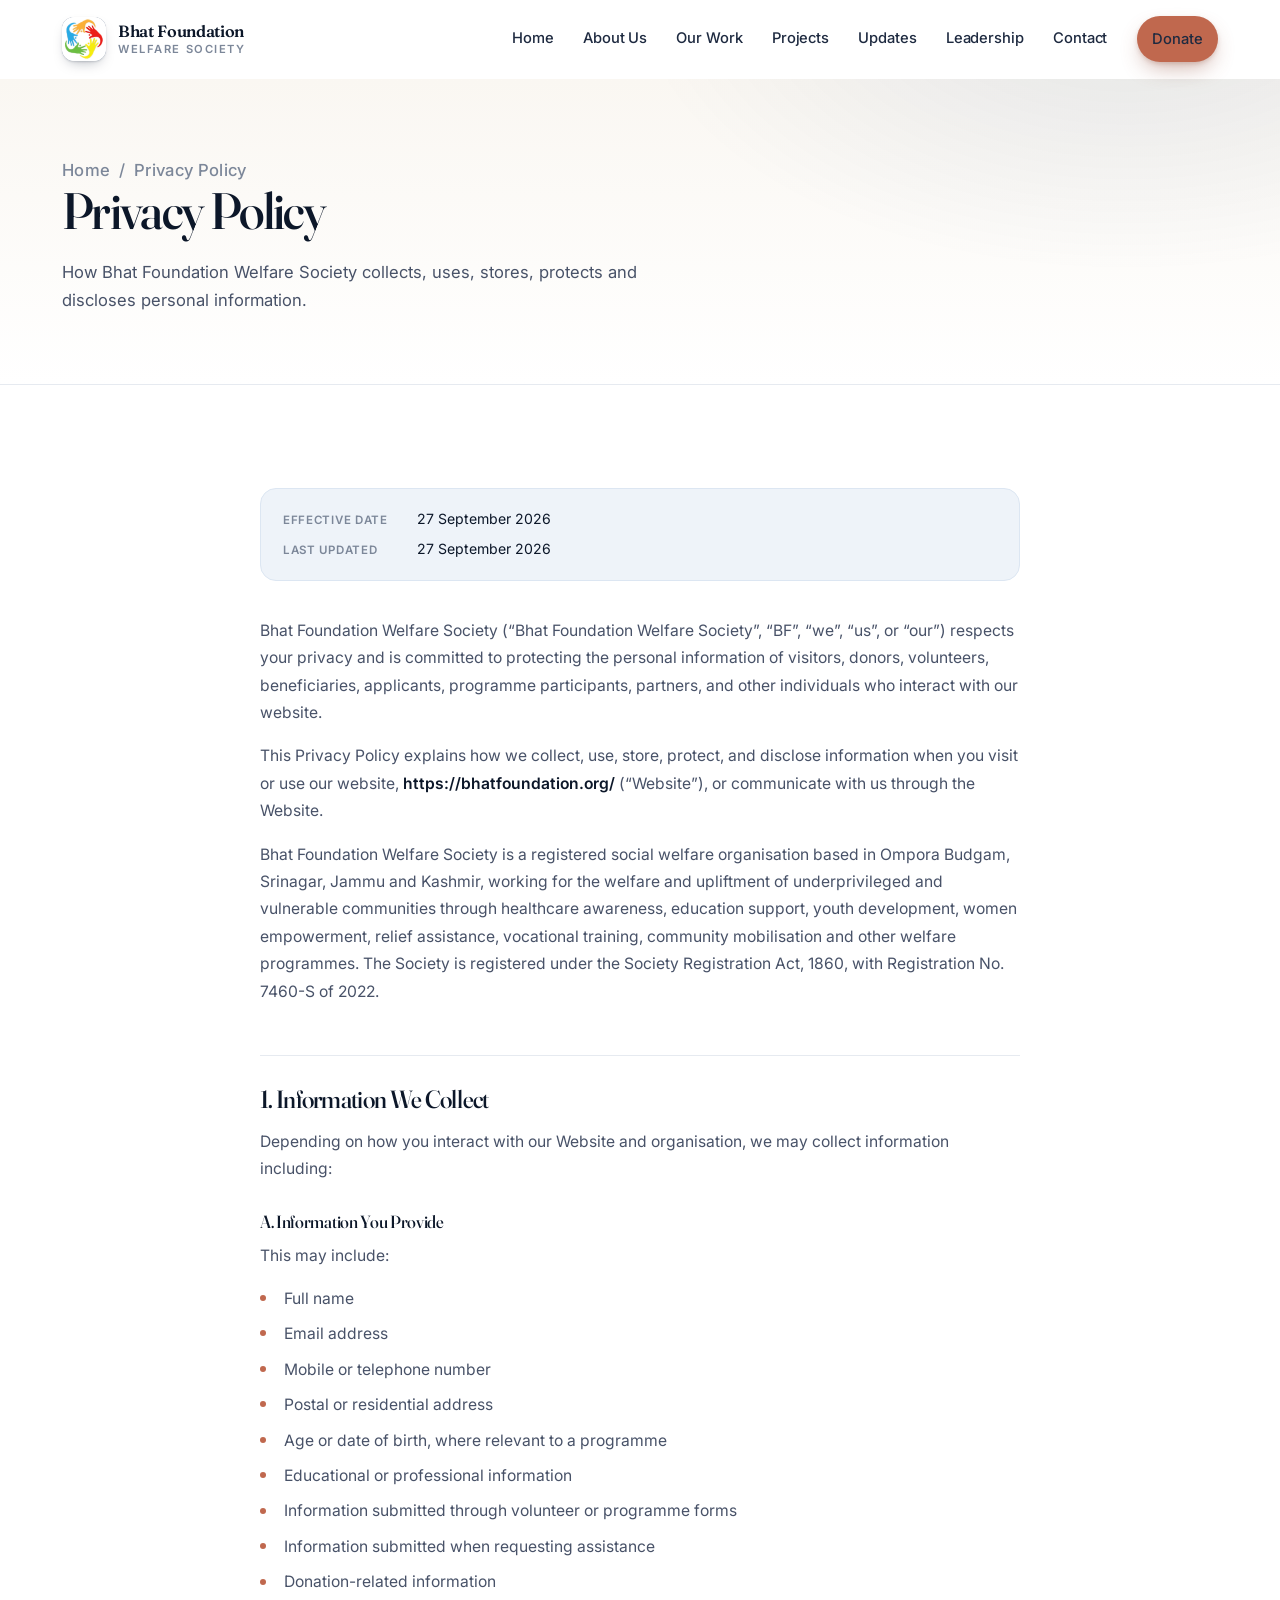
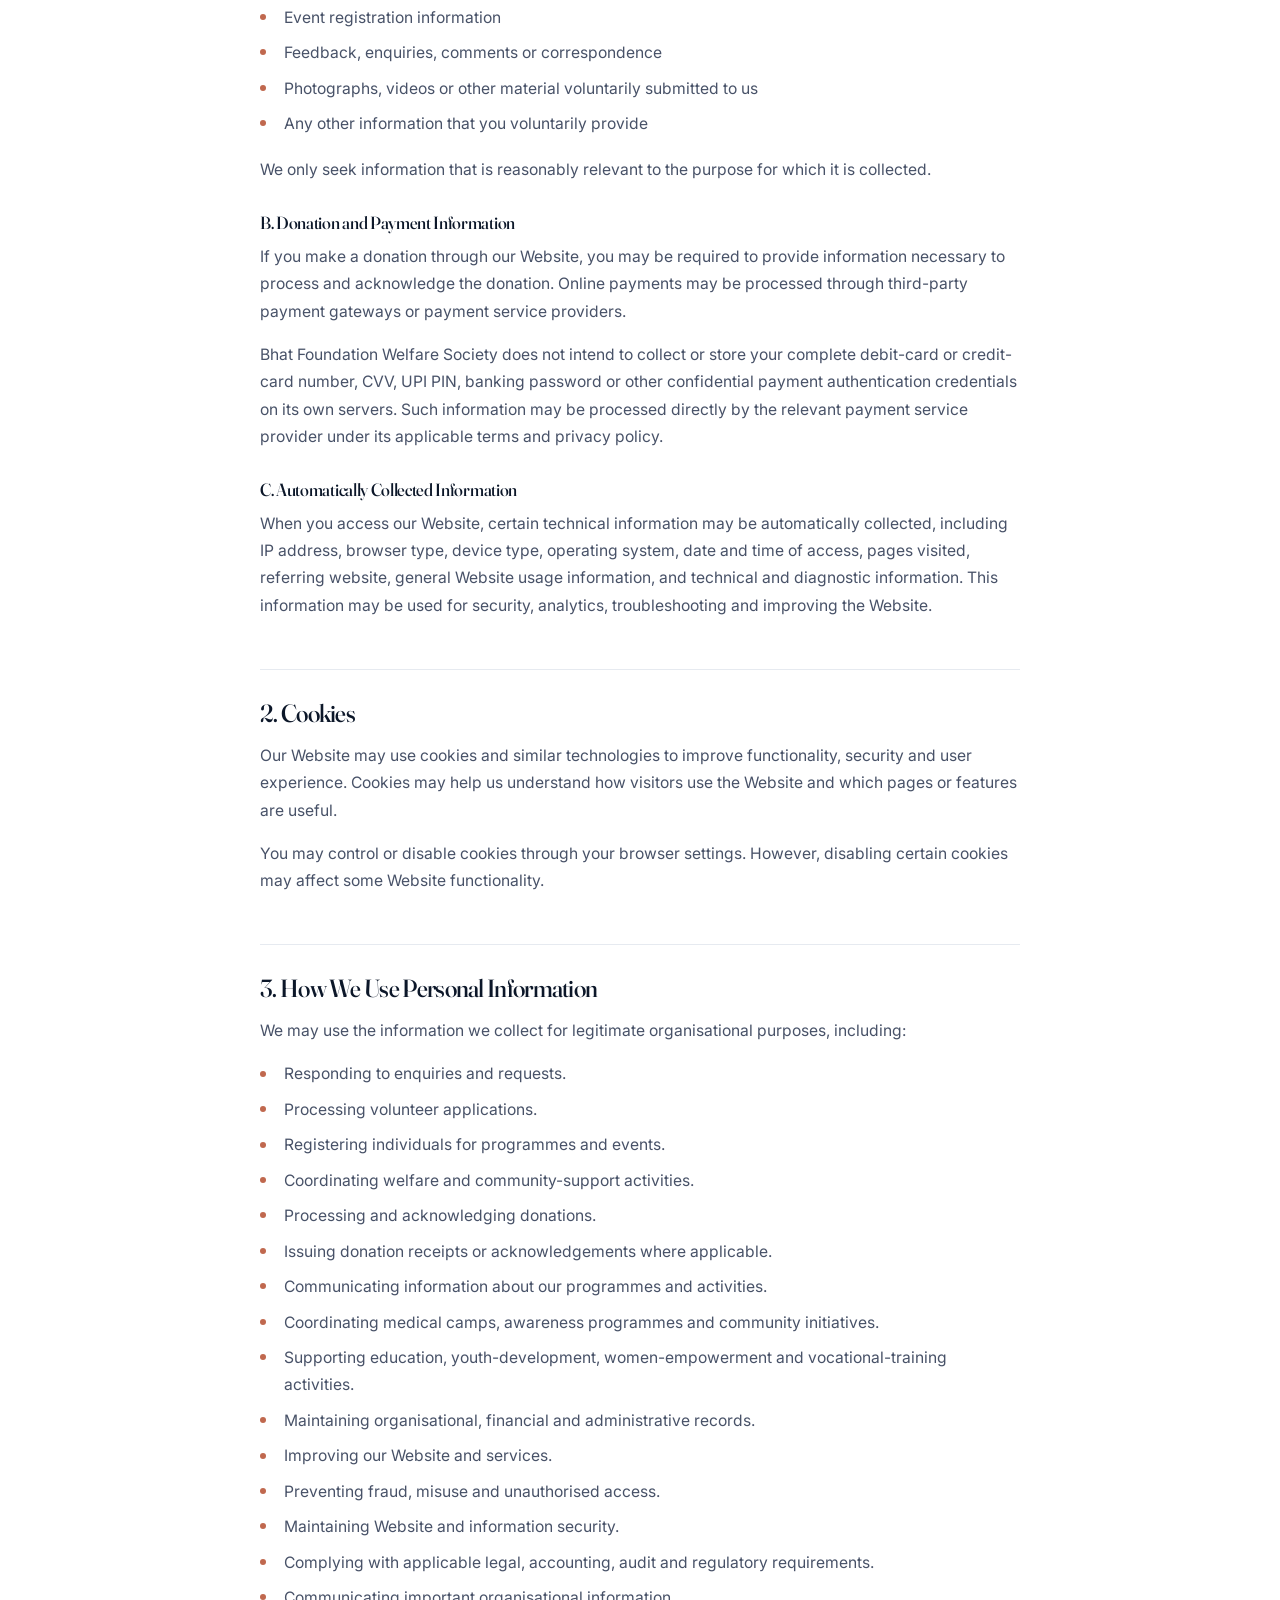
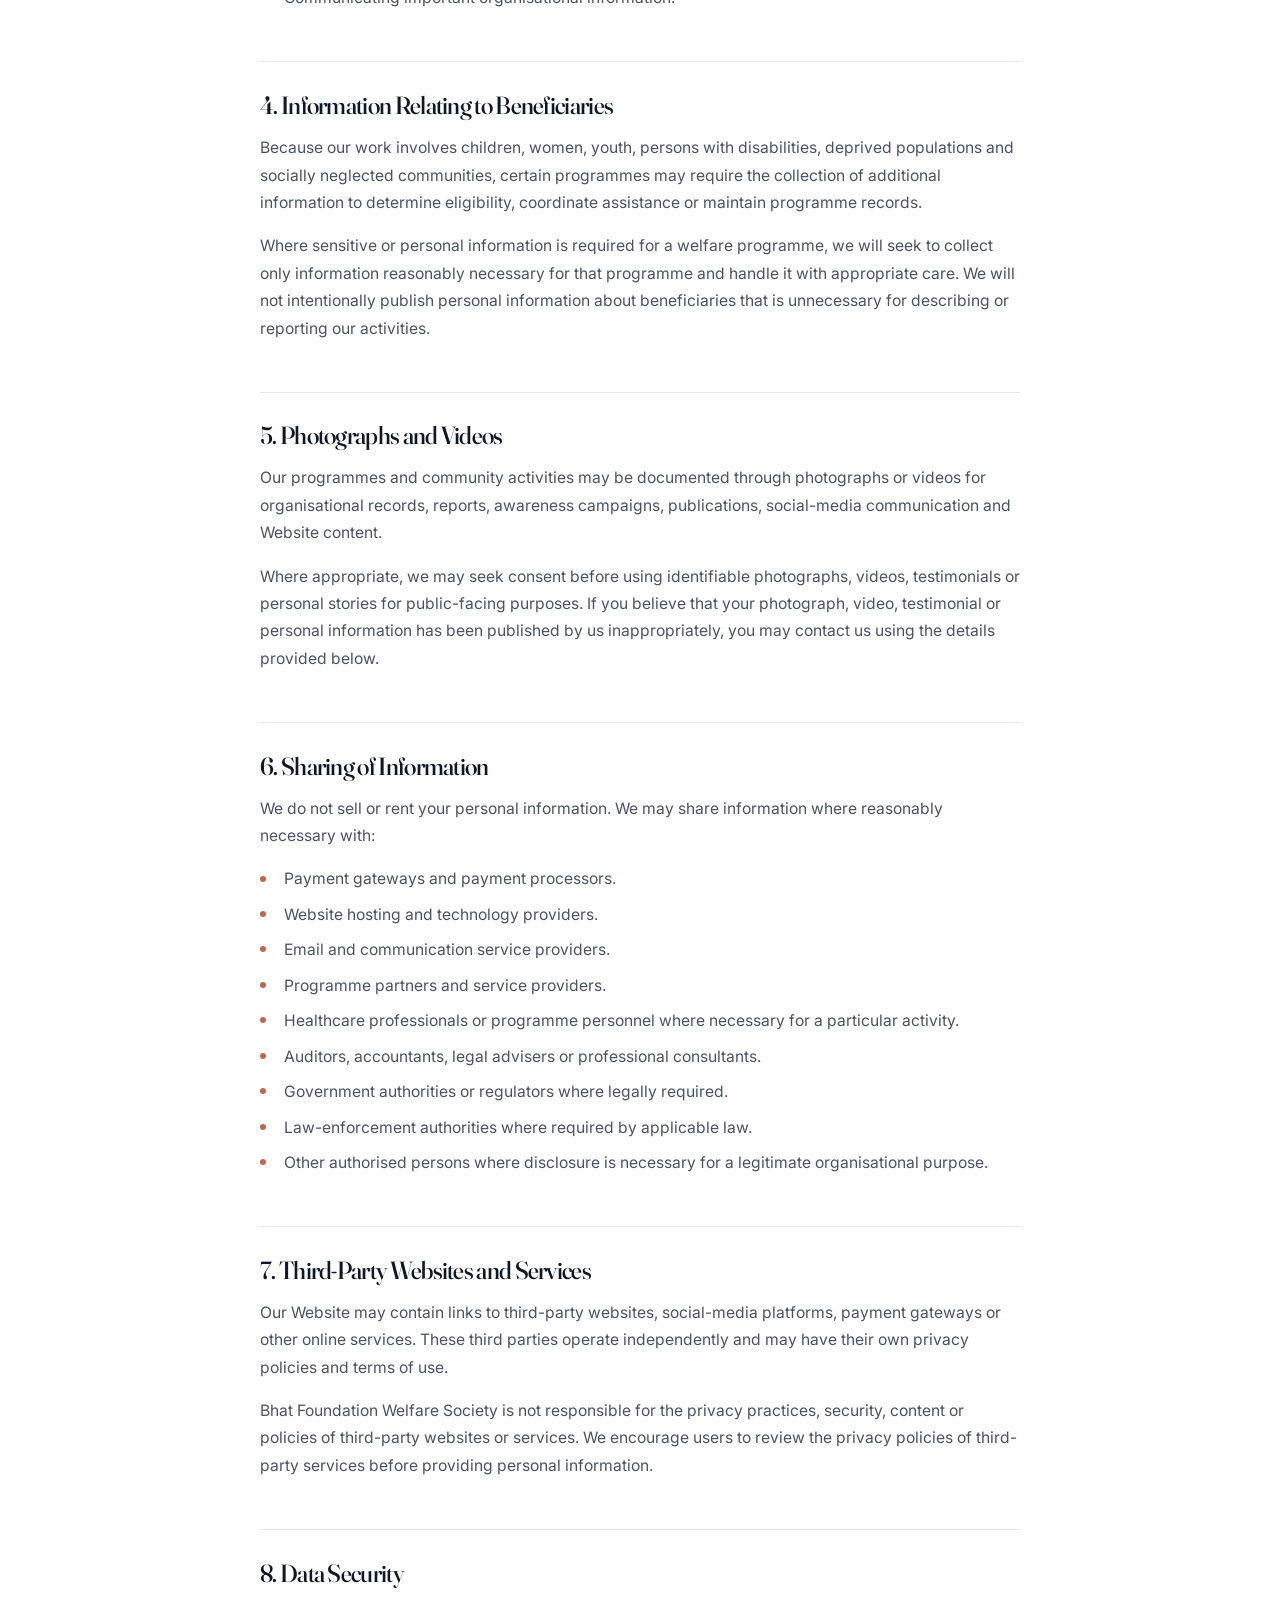
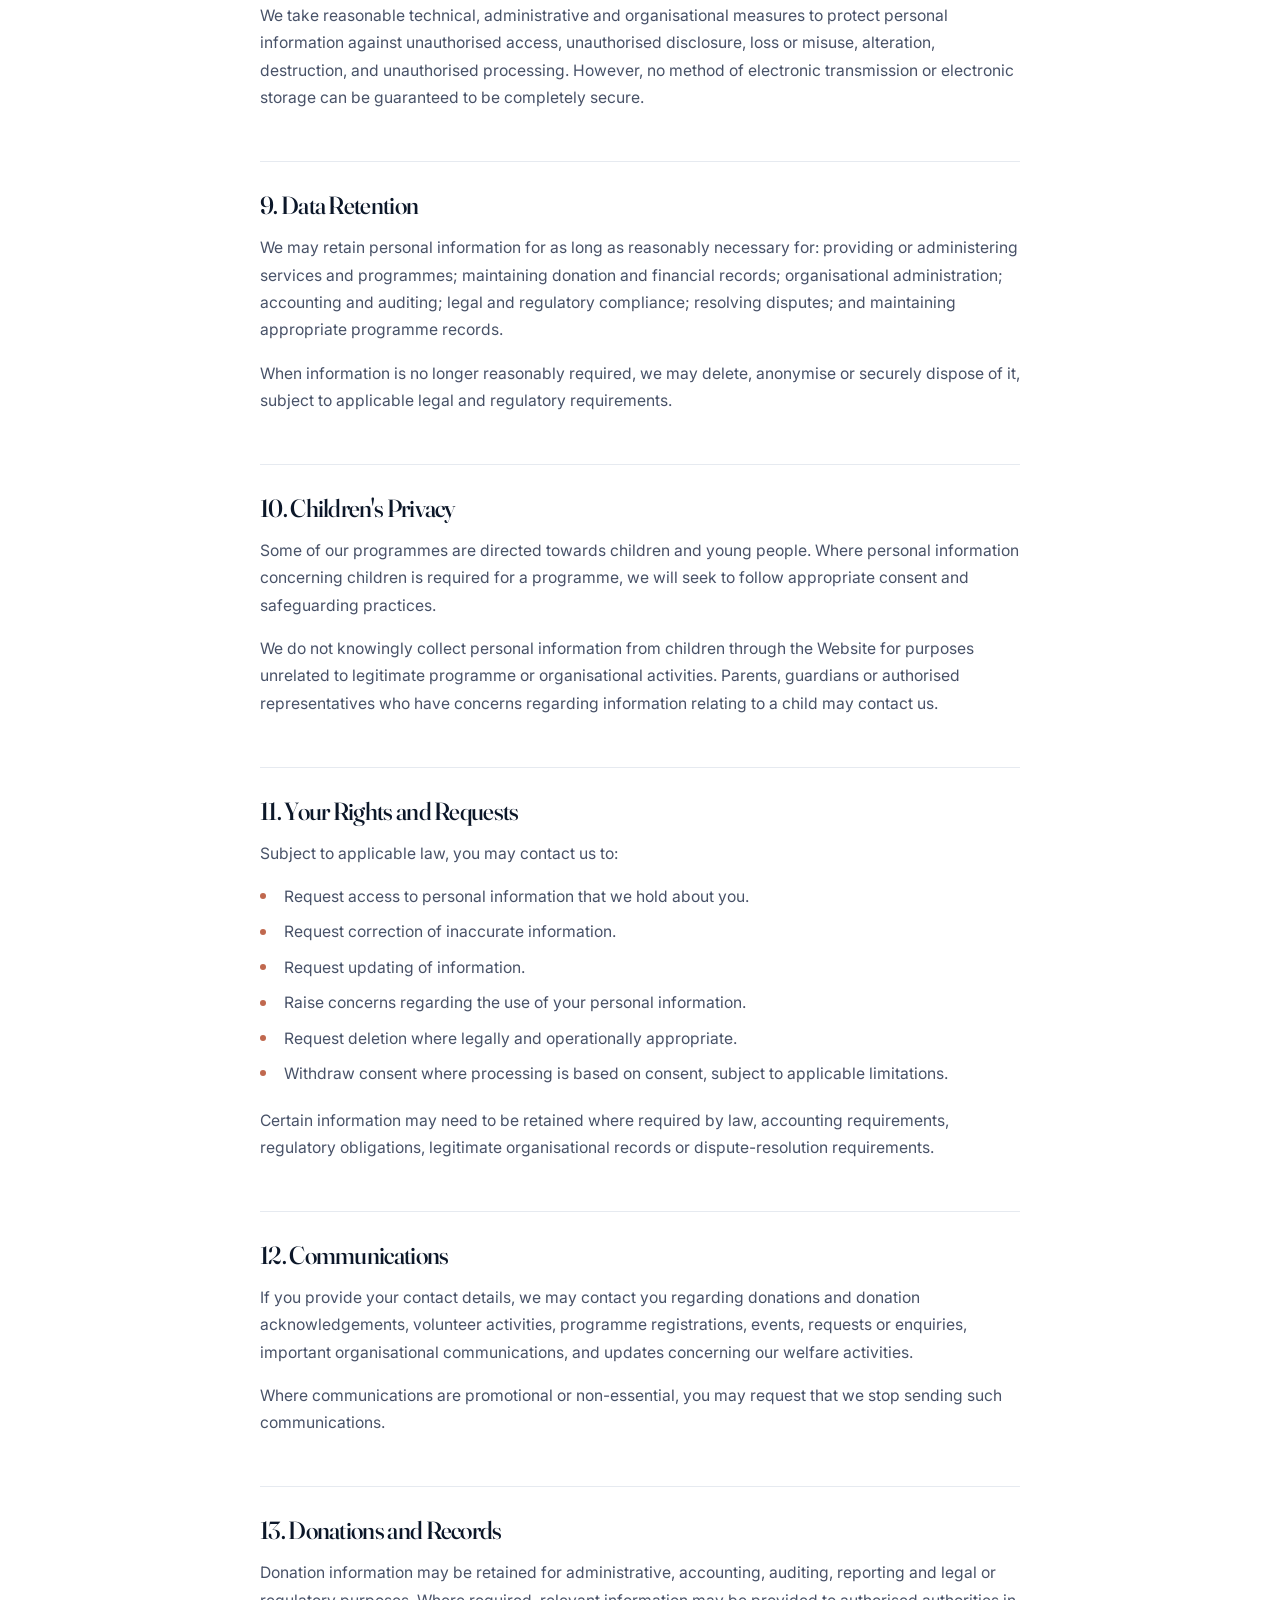
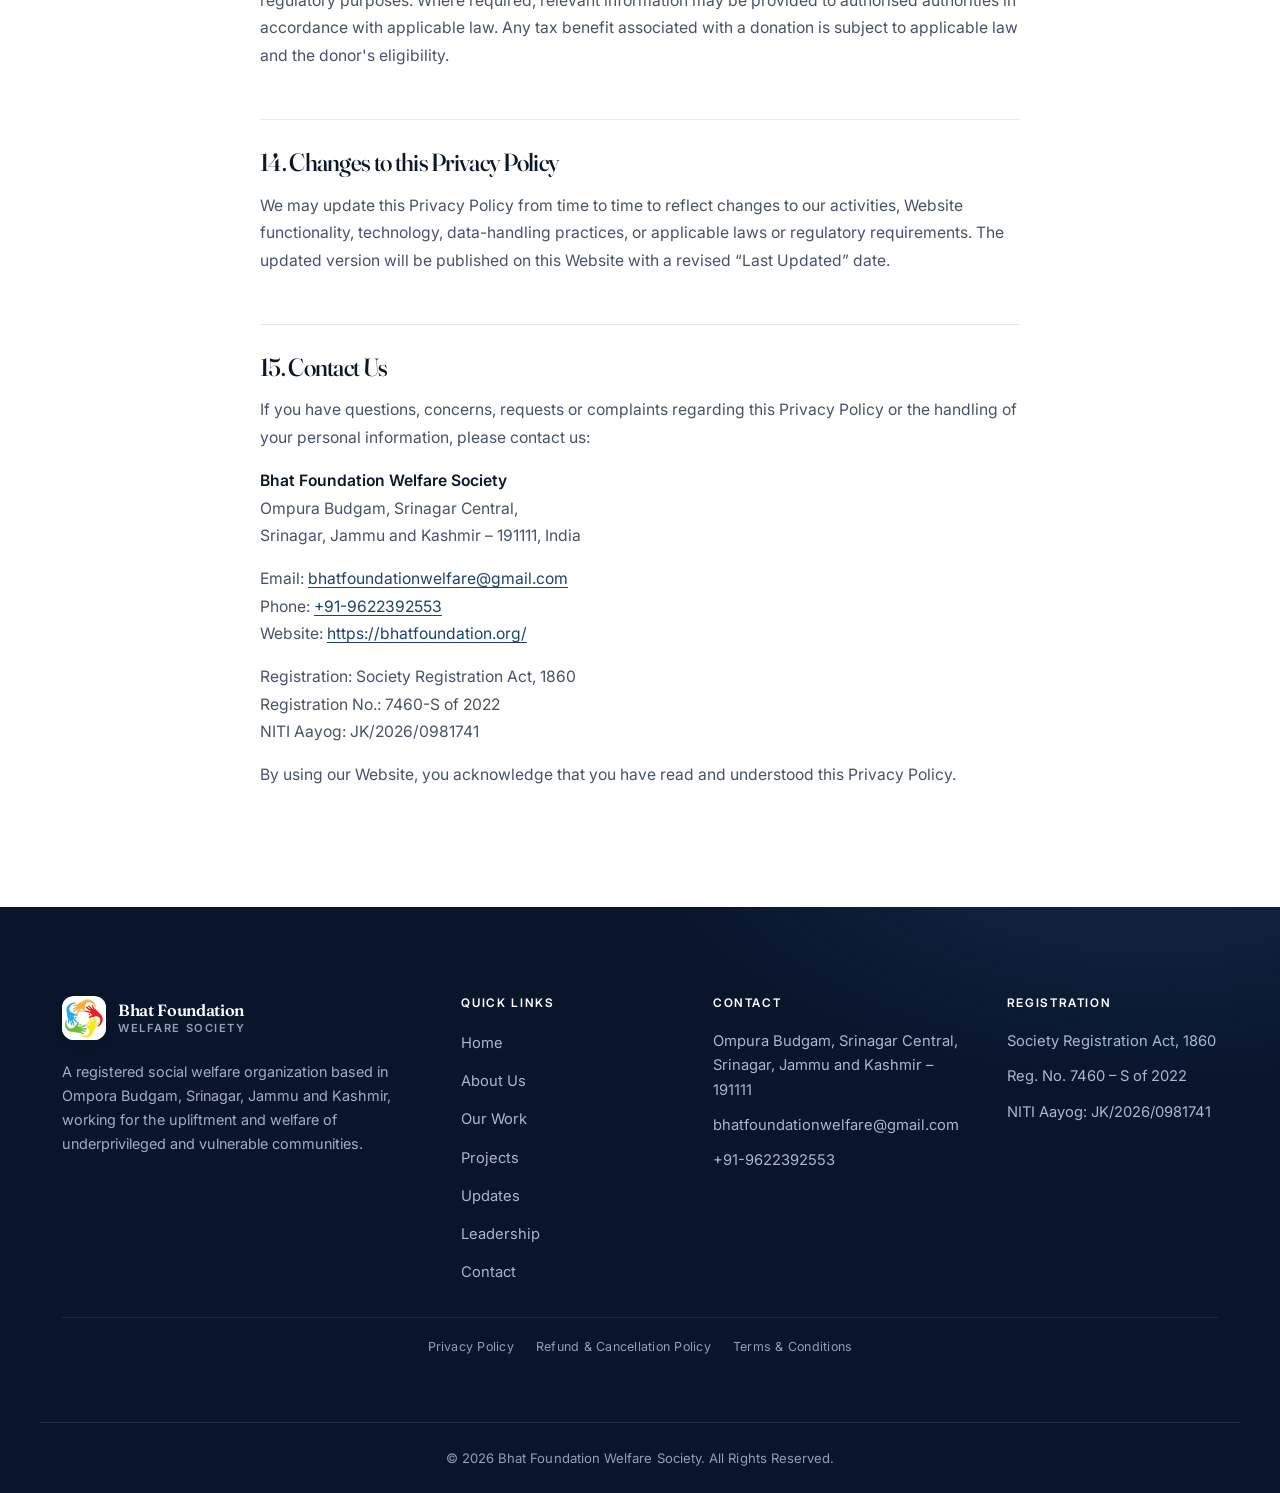
<file: privacy-policy.html>
<!DOCTYPE html>
<html lang="en">
<head>
<meta charset="utf-8">
<meta name="viewport" content="width=device-width, initial-scale=1">
<title>Privacy Policy | Bhat Foundation Welfare Society</title>
<meta name="description" content="Privacy Policy of Bhat Foundation Welfare Society — how we collect, use, store, protect and disclose personal information.">
<meta name="theme-color" content="#0F2347">
<link rel="preconnect" href="https://fonts.googleapis.com">
<link rel="preconnect" href="https://fonts.gstatic.com" crossorigin>
<link href="https://fonts.googleapis.com/css2?family=Fraunces:opsz,wght@9..144,400;9..144,500;9..144,600;9..144,700&family=Inter:wght@400;500;600;700&display=swap" rel="stylesheet">
<link rel="stylesheet" href="css/styles.css">
<script>document.documentElement.classList.add('js');</script>
</head>
<body>

<a class="skip-link" href="#main">Skip to content</a>

<header class="site-header" id="siteHeader">
  <div class="container header-inner">
    <a class="brand" href="index.html" aria-label="Bhat Foundation Welfare Society — Home">
      <span class="brand-badge">
        <span class="brand-mark" aria-hidden="true">BF</span>
        <img src="images/logo.png" alt="Bhat Foundation Welfare Society logo" onerror="this.remove()">
      </span>
      <span class="brand-text">
        <strong>Bhat Foundation</strong>
        <span>Welfare Society</span>
      </span>
    </a>

    <button class="nav-toggle" id="navToggle" type="button" aria-expanded="false" aria-controls="primaryNav" aria-label="Open menu">
      <span class="nav-toggle-bars" aria-hidden="true"><i></i><i></i><i></i></span>
    </button>

    <nav class="primary-nav" id="primaryNav" aria-label="Primary">
      <ul>
        <li><a href="index.html">Home</a></li>
        <li><a href="about.html">About Us</a></li>
        <li><a href="our-work.html">Our Work</a></li>
        <li><a href="projects.html">Projects</a></li>
        <li><a href="updates.html">Updates</a></li>
        <li><a href="leadership.html">Leadership</a></li>
        <li><a href="contact.html">Contact</a></li>
      </ul>
      <a class="btn btn-primary nav-cta nav-donate" href="donate.html">Donate</a>
    </nav>
  </div>
</header>

<main id="main">

  <section class="page-hero">
    <div class="container">
      <p class="breadcrumb"><a href="index.html">Home</a> &nbsp;/&nbsp; Privacy Policy</p>
      <h1>Privacy Policy</h1>
      <p>How Bhat Foundation Welfare Society collects, uses, stores, protects and discloses personal information.</p>
    </div>
  </section>

  <section class="section">
    <div class="container">
      <div class="legal-content">

        <div class="legal-meta">
          <p><strong>Effective Date</strong> 27 September 2026</p>
          <p><strong>Last Updated</strong> 27 September 2026</p>
        </div>

        <p>Bhat Foundation Welfare Society (&ldquo;Bhat Foundation Welfare Society&rdquo;, &ldquo;BF&rdquo;, &ldquo;we&rdquo;, &ldquo;us&rdquo;, or &ldquo;our&rdquo;) respects your privacy and is committed to protecting the personal information of visitors, donors, volunteers, beneficiaries, applicants, programme participants, partners, and other individuals who interact with our website.</p>
        <p>This Privacy Policy explains how we collect, use, store, protect, and disclose information when you visit or use our website, <strong>https://bhatfoundation.org/</strong> (&ldquo;Website&rdquo;), or communicate with us through the Website.</p>
        <p>Bhat Foundation Welfare Society is a registered social welfare organisation based in Ompora Budgam, Srinagar, Jammu and Kashmir, working for the welfare and upliftment of underprivileged and vulnerable communities through healthcare awareness, education support, youth development, women empowerment, relief assistance, vocational training, community mobilisation and other welfare programmes. The Society is registered under the Society Registration Act, 1860, with Registration No. 7460-S of 2022.</p>

        <h2>1. Information We Collect</h2>
        <p>Depending on how you interact with our Website and organisation, we may collect information including:</p>

        <h3>A. Information You Provide</h3>
        <p>This may include:</p>
        <ul>
          <li>Full name</li>
          <li>Email address</li>
          <li>Mobile or telephone number</li>
          <li>Postal or residential address</li>
          <li>Age or date of birth, where relevant to a programme</li>
          <li>Educational or professional information</li>
          <li>Information submitted through volunteer or programme forms</li>
          <li>Information submitted when requesting assistance</li>
          <li>Donation-related information</li>
          <li>Event registration information</li>
          <li>Feedback, enquiries, comments or correspondence</li>
          <li>Photographs, videos or other material voluntarily submitted to us</li>
          <li>Any other information that you voluntarily provide</li>
        </ul>
        <p>We only seek information that is reasonably relevant to the purpose for which it is collected.</p>

        <h3>B. Donation and Payment Information</h3>
        <p>If you make a donation through our Website, you may be required to provide information necessary to process and acknowledge the donation. Online payments may be processed through third-party payment gateways or payment service providers.</p>
        <p>Bhat Foundation Welfare Society does not intend to collect or store your complete debit-card or credit-card number, CVV, UPI PIN, banking password or other confidential payment authentication credentials on its own servers. Such information may be processed directly by the relevant payment service provider under its applicable terms and privacy policy.</p>

        <h3>C. Automatically Collected Information</h3>
        <p>When you access our Website, certain technical information may be automatically collected, including IP address, browser type, device type, operating system, date and time of access, pages visited, referring website, general Website usage information, and technical and diagnostic information. This information may be used for security, analytics, troubleshooting and improving the Website.</p>

        <h2>2. Cookies</h2>
        <p>Our Website may use cookies and similar technologies to improve functionality, security and user experience. Cookies may help us understand how visitors use the Website and which pages or features are useful.</p>
        <p>You may control or disable cookies through your browser settings. However, disabling certain cookies may affect some Website functionality.</p>

        <h2>3. How We Use Personal Information</h2>
        <p>We may use the information we collect for legitimate organisational purposes, including:</p>
        <ul>
          <li>Responding to enquiries and requests.</li>
          <li>Processing volunteer applications.</li>
          <li>Registering individuals for programmes and events.</li>
          <li>Coordinating welfare and community-support activities.</li>
          <li>Processing and acknowledging donations.</li>
          <li>Issuing donation receipts or acknowledgements where applicable.</li>
          <li>Communicating information about our programmes and activities.</li>
          <li>Coordinating medical camps, awareness programmes and community initiatives.</li>
          <li>Supporting education, youth-development, women-empowerment and vocational-training activities.</li>
          <li>Maintaining organisational, financial and administrative records.</li>
          <li>Improving our Website and services.</li>
          <li>Preventing fraud, misuse and unauthorised access.</li>
          <li>Maintaining Website and information security.</li>
          <li>Complying with applicable legal, accounting, audit and regulatory requirements.</li>
          <li>Communicating important organisational information.</li>
        </ul>

        <h2>4. Information Relating to Beneficiaries</h2>
        <p>Because our work involves children, women, youth, persons with disabilities, deprived populations and socially neglected communities, certain programmes may require the collection of additional information to determine eligibility, coordinate assistance or maintain programme records.</p>
        <p>Where sensitive or personal information is required for a welfare programme, we will seek to collect only information reasonably necessary for that programme and handle it with appropriate care. We will not intentionally publish personal information about beneficiaries that is unnecessary for describing or reporting our activities.</p>

        <h2>5. Photographs and Videos</h2>
        <p>Our programmes and community activities may be documented through photographs or videos for organisational records, reports, awareness campaigns, publications, social-media communication and Website content.</p>
        <p>Where appropriate, we may seek consent before using identifiable photographs, videos, testimonials or personal stories for public-facing purposes. If you believe that your photograph, video, testimonial or personal information has been published by us inappropriately, you may contact us using the details provided below.</p>

        <h2>6. Sharing of Information</h2>
        <p>We do not sell or rent your personal information. We may share information where reasonably necessary with:</p>
        <ul>
          <li>Payment gateways and payment processors.</li>
          <li>Website hosting and technology providers.</li>
          <li>Email and communication service providers.</li>
          <li>Programme partners and service providers.</li>
          <li>Healthcare professionals or programme personnel where necessary for a particular activity.</li>
          <li>Auditors, accountants, legal advisers or professional consultants.</li>
          <li>Government authorities or regulators where legally required.</li>
          <li>Law-enforcement authorities where required by applicable law.</li>
          <li>Other authorised persons where disclosure is necessary for a legitimate organisational purpose.</li>
        </ul>

        <h2>7. Third-Party Websites and Services</h2>
        <p>Our Website may contain links to third-party websites, social-media platforms, payment gateways or other online services. These third parties operate independently and may have their own privacy policies and terms of use.</p>
        <p>Bhat Foundation Welfare Society is not responsible for the privacy practices, security, content or policies of third-party websites or services. We encourage users to review the privacy policies of third-party services before providing personal information.</p>

        <h2>8. Data Security</h2>
        <p>We take reasonable technical, administrative and organisational measures to protect personal information against unauthorised access, unauthorised disclosure, loss or misuse, alteration, destruction, and unauthorised processing. However, no method of electronic transmission or electronic storage can be guaranteed to be completely secure.</p>

        <h2>9. Data Retention</h2>
        <p>We may retain personal information for as long as reasonably necessary for: providing or administering services and programmes; maintaining donation and financial records; organisational administration; accounting and auditing; legal and regulatory compliance; resolving disputes; and maintaining appropriate programme records.</p>
        <p>When information is no longer reasonably required, we may delete, anonymise or securely dispose of it, subject to applicable legal and regulatory requirements.</p>

        <h2>10. Children's Privacy</h2>
        <p>Some of our programmes are directed towards children and young people. Where personal information concerning children is required for a programme, we will seek to follow appropriate consent and safeguarding practices.</p>
        <p>We do not knowingly collect personal information from children through the Website for purposes unrelated to legitimate programme or organisational activities. Parents, guardians or authorised representatives who have concerns regarding information relating to a child may contact us.</p>

        <h2>11. Your Rights and Requests</h2>
        <p>Subject to applicable law, you may contact us to:</p>
        <ul>
          <li>Request access to personal information that we hold about you.</li>
          <li>Request correction of inaccurate information.</li>
          <li>Request updating of information.</li>
          <li>Raise concerns regarding the use of your personal information.</li>
          <li>Request deletion where legally and operationally appropriate.</li>
          <li>Withdraw consent where processing is based on consent, subject to applicable limitations.</li>
        </ul>
        <p>Certain information may need to be retained where required by law, accounting requirements, regulatory obligations, legitimate organisational records or dispute-resolution requirements.</p>

        <h2>12. Communications</h2>
        <p>If you provide your contact details, we may contact you regarding donations and donation acknowledgements, volunteer activities, programme registrations, events, requests or enquiries, important organisational communications, and updates concerning our welfare activities.</p>
        <p>Where communications are promotional or non-essential, you may request that we stop sending such communications.</p>

        <h2>13. Donations and Records</h2>
        <p>Donation information may be retained for administrative, accounting, auditing, reporting and legal or regulatory purposes. Where required, relevant information may be provided to authorised authorities in accordance with applicable law. Any tax benefit associated with a donation is subject to applicable law and the donor's eligibility.</p>

        <h2>14. Changes to this Privacy Policy</h2>
        <p>We may update this Privacy Policy from time to time to reflect changes to our activities, Website functionality, technology, data-handling practices, or applicable laws or regulatory requirements. The updated version will be published on this Website with a revised &ldquo;Last Updated&rdquo; date.</p>

        <h2>15. Contact Us</h2>
        <p>If you have questions, concerns, requests or complaints regarding this Privacy Policy or the handling of your personal information, please contact us:</p>
        <p><strong>Bhat Foundation Welfare Society</strong><br>Ompura Budgam, Srinagar Central,<br>Srinagar, Jammu and Kashmir &ndash; 191111, India</p>
        <p>Email: <a href="mailto:bhatfoundationwelfare@gmail.com">bhatfoundationwelfare@gmail.com</a><br>Phone: <a href="tel:+919622392553">+91-9622392553</a><br>Website: <a href="https://bhatfoundation.org/">https://bhatfoundation.org/</a></p>
        <p>Registration: Society Registration Act, 1860<br>Registration No.: 7460-S of 2022<br>NITI Aayog: JK/2026/0981741</p>
        <p>By using our Website, you acknowledge that you have read and understood this Privacy Policy.</p>

      </div>
    </div>
  </section>

</main>

<footer class="site-footer">
  <div class="container footer-grid">
    <div class="footer-brand">
      <a class="brand brand--footer" href="index.html">
        <span class="brand-badge">
          <span class="brand-mark" aria-hidden="true">BF</span>
          <img src="images/logo.png" alt="" onerror="this.remove()">
        </span>
        <span class="brand-text"><strong>Bhat Foundation</strong><span>Welfare Society</span></span>
      </a>
      <p class="footer-desc">A registered social welfare organization based in Ompora Budgam, Srinagar, Jammu and Kashmir, working for the upliftment and welfare of underprivileged and vulnerable communities.</p>
    </div>
    <nav class="footer-col" aria-label="Quick links">
      <h3>Quick Links</h3>
      <ul>
        <li><a href="index.html">Home</a></li>
        <li><a href="about.html">About Us</a></li>
        <li><a href="our-work.html">Our Work</a></li>
        <li><a href="projects.html">Projects</a></li>
        <li><a href="updates.html">Updates</a></li>
        <li><a href="leadership.html">Leadership</a></li>
        <li><a href="contact.html">Contact</a></li>
      </ul>
    </nav>
    <div class="footer-col">
      <h3>Contact</h3>
      <ul class="footer-contact">
        <li>Ompura Budgam, Srinagar Central,<br>Srinagar, Jammu and Kashmir &ndash; 191111</li>
        <li><a href="mailto:bhatfoundationwelfare@gmail.com">bhatfoundationwelfare@gmail.com</a></li>
        <li><a href="tel:+919622392553">+91-9622392553</a></li>
      </ul>
    </div>
    <div class="footer-col">
      <h3>Registration</h3>
      <ul class="footer-contact">
        <li>Society Registration Act, 1860</li>
        <li>Reg. No. 7460 &ndash; S of 2022</li>
        <li>NITI Aayog: JK/2026/0981741</li>
      </ul>
    </div>
  </div>
  <div class="container">
    <nav class="footer-legal" aria-label="Legal">
      <a href="privacy-policy.html">Privacy Policy</a>
      <a href="refund-policy.html">Refund &amp; Cancellation Policy</a>
      <a href="terms.html">Terms &amp; Conditions</a>
    </nav>
  </div>
  <div class="container footer-bottom">
    <p>&copy; <span id="year">2026</span> Bhat Foundation Welfare Society. All Rights Reserved.</p>
  </div>
</footer>

<script src="js/main.js"></script>
</body>
</html>
</file>
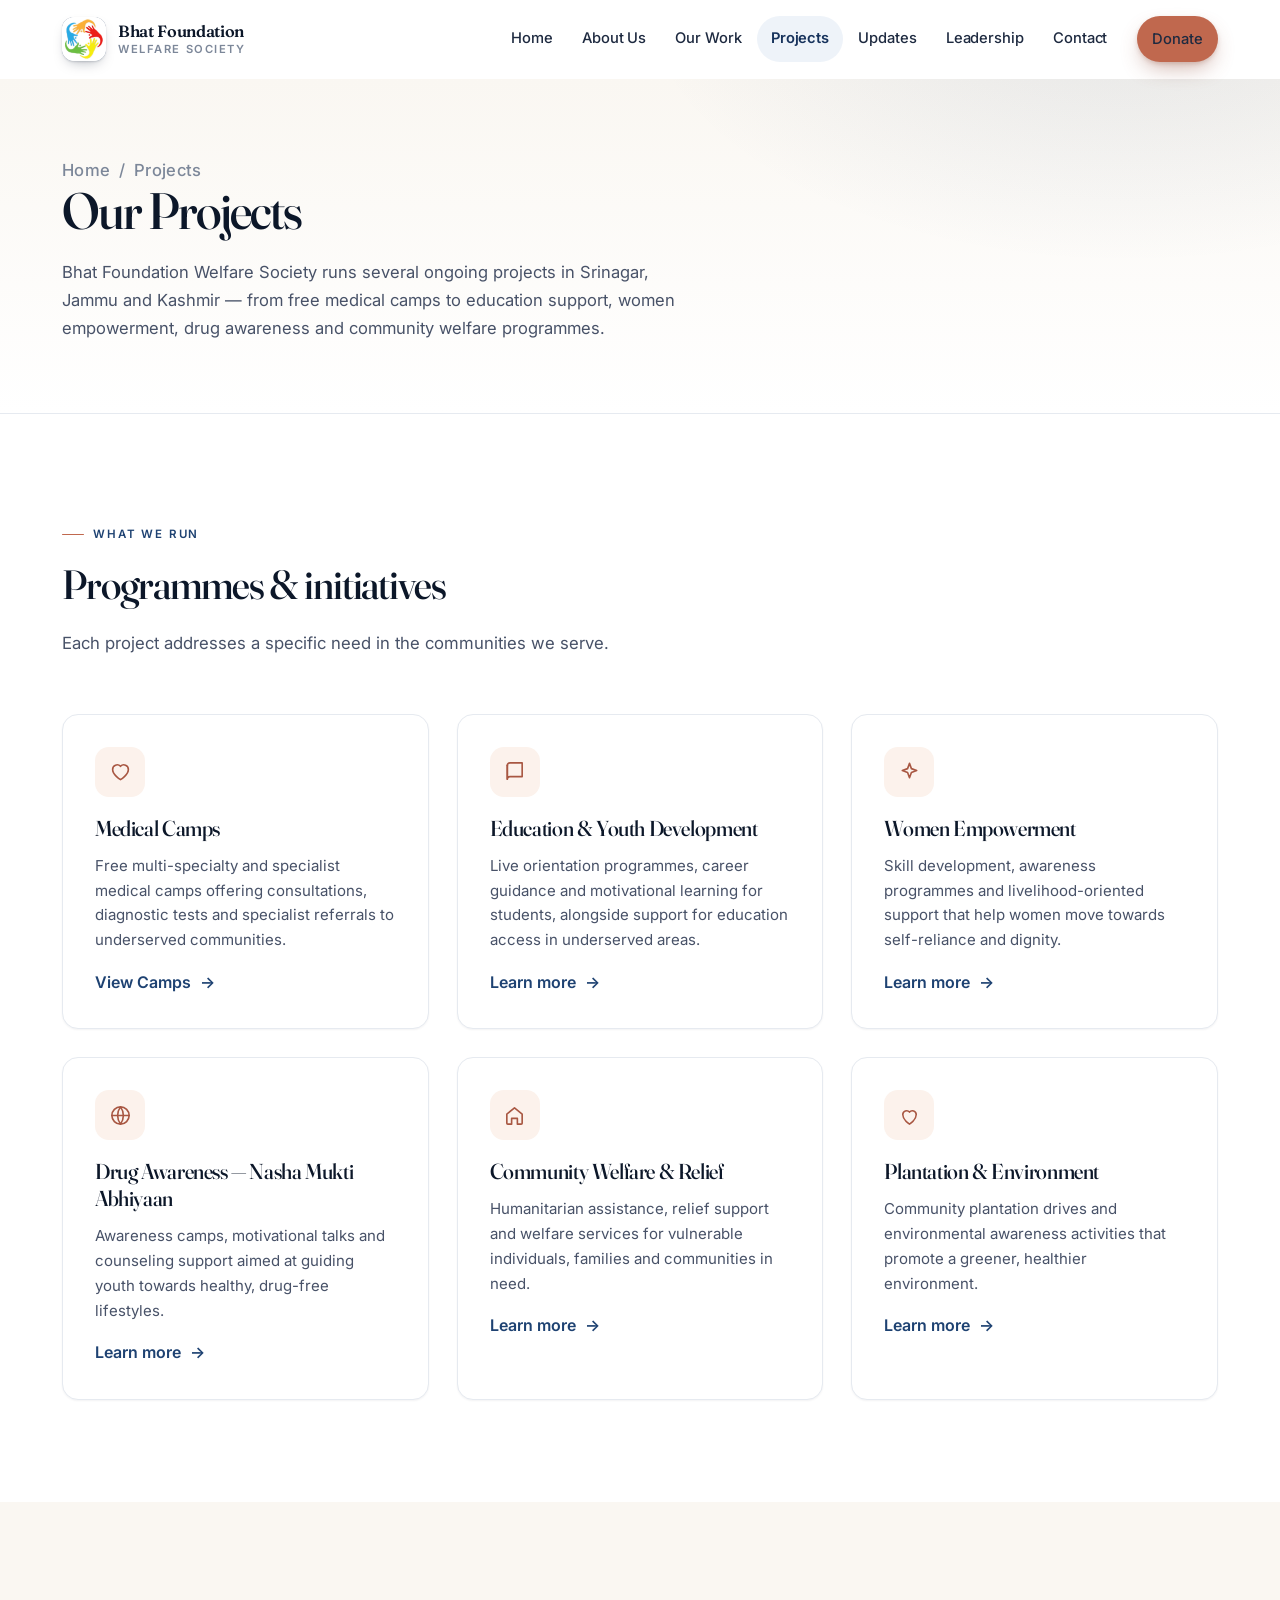
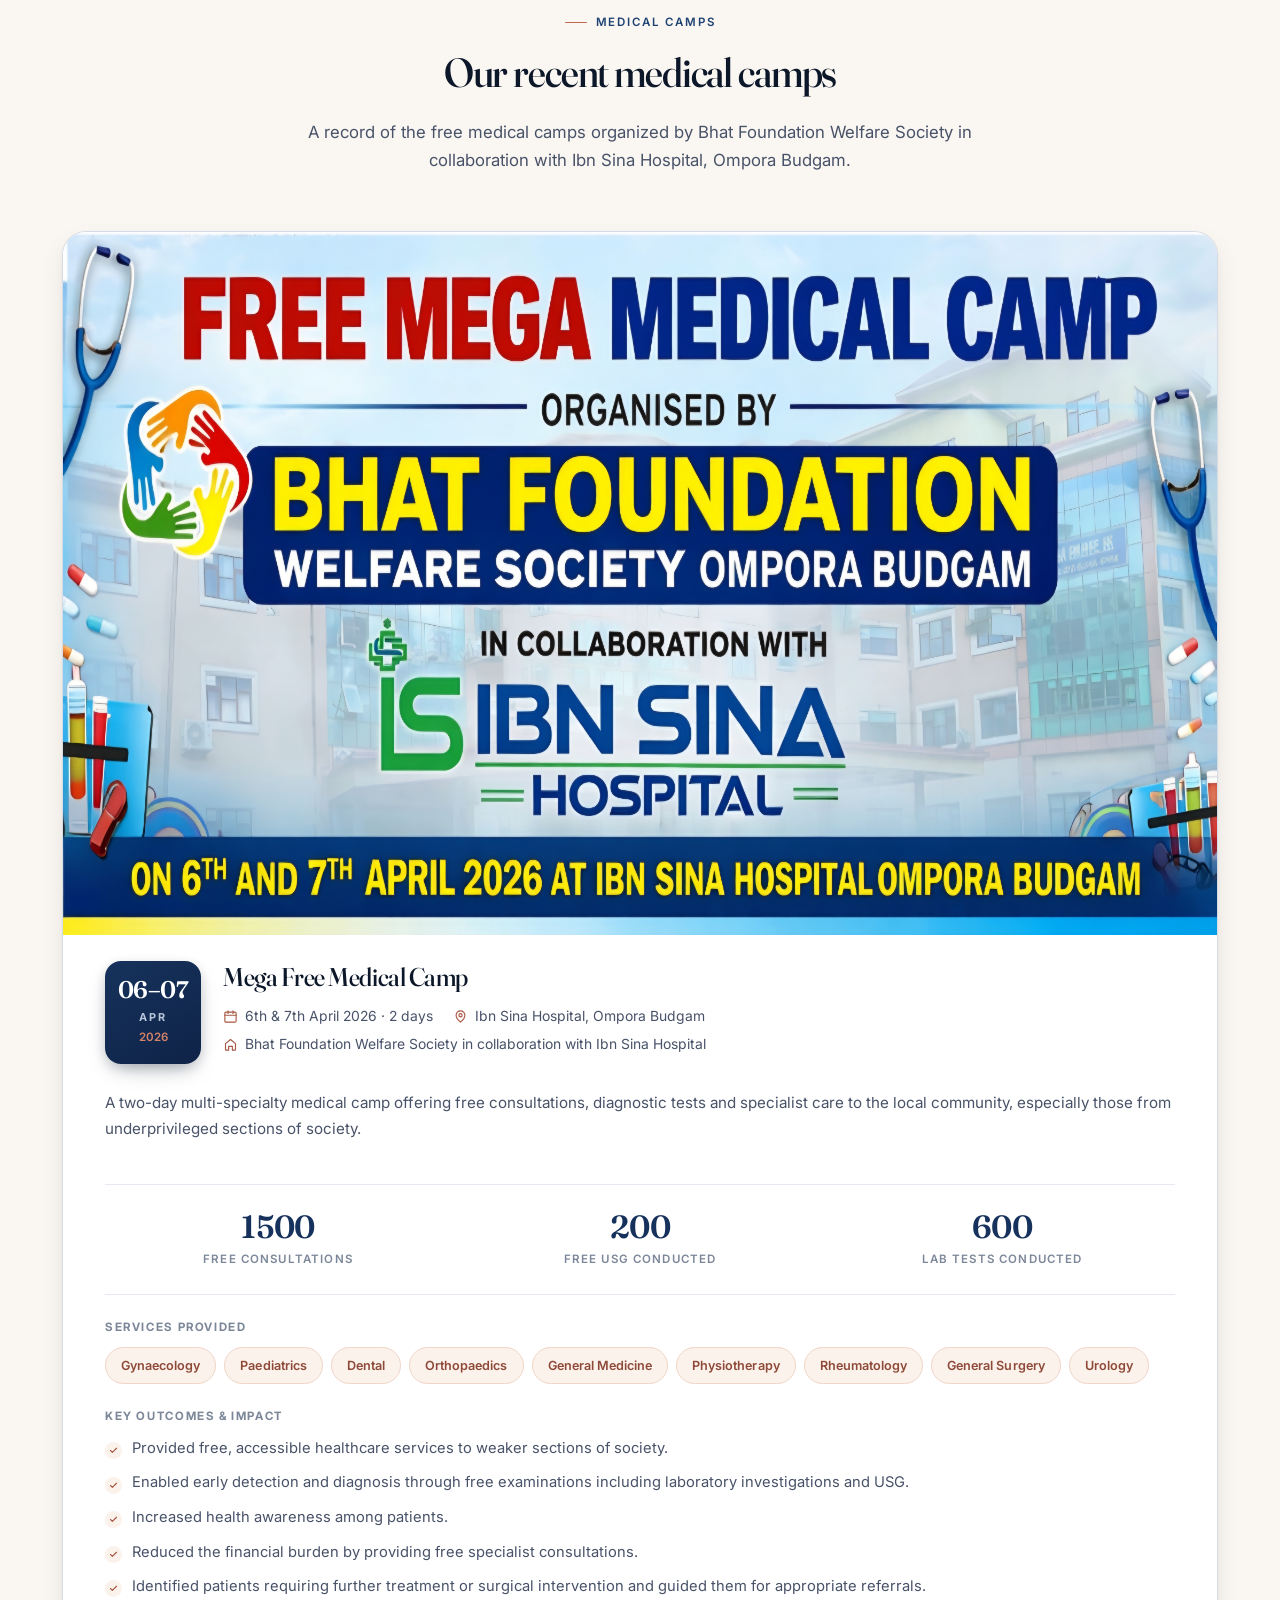
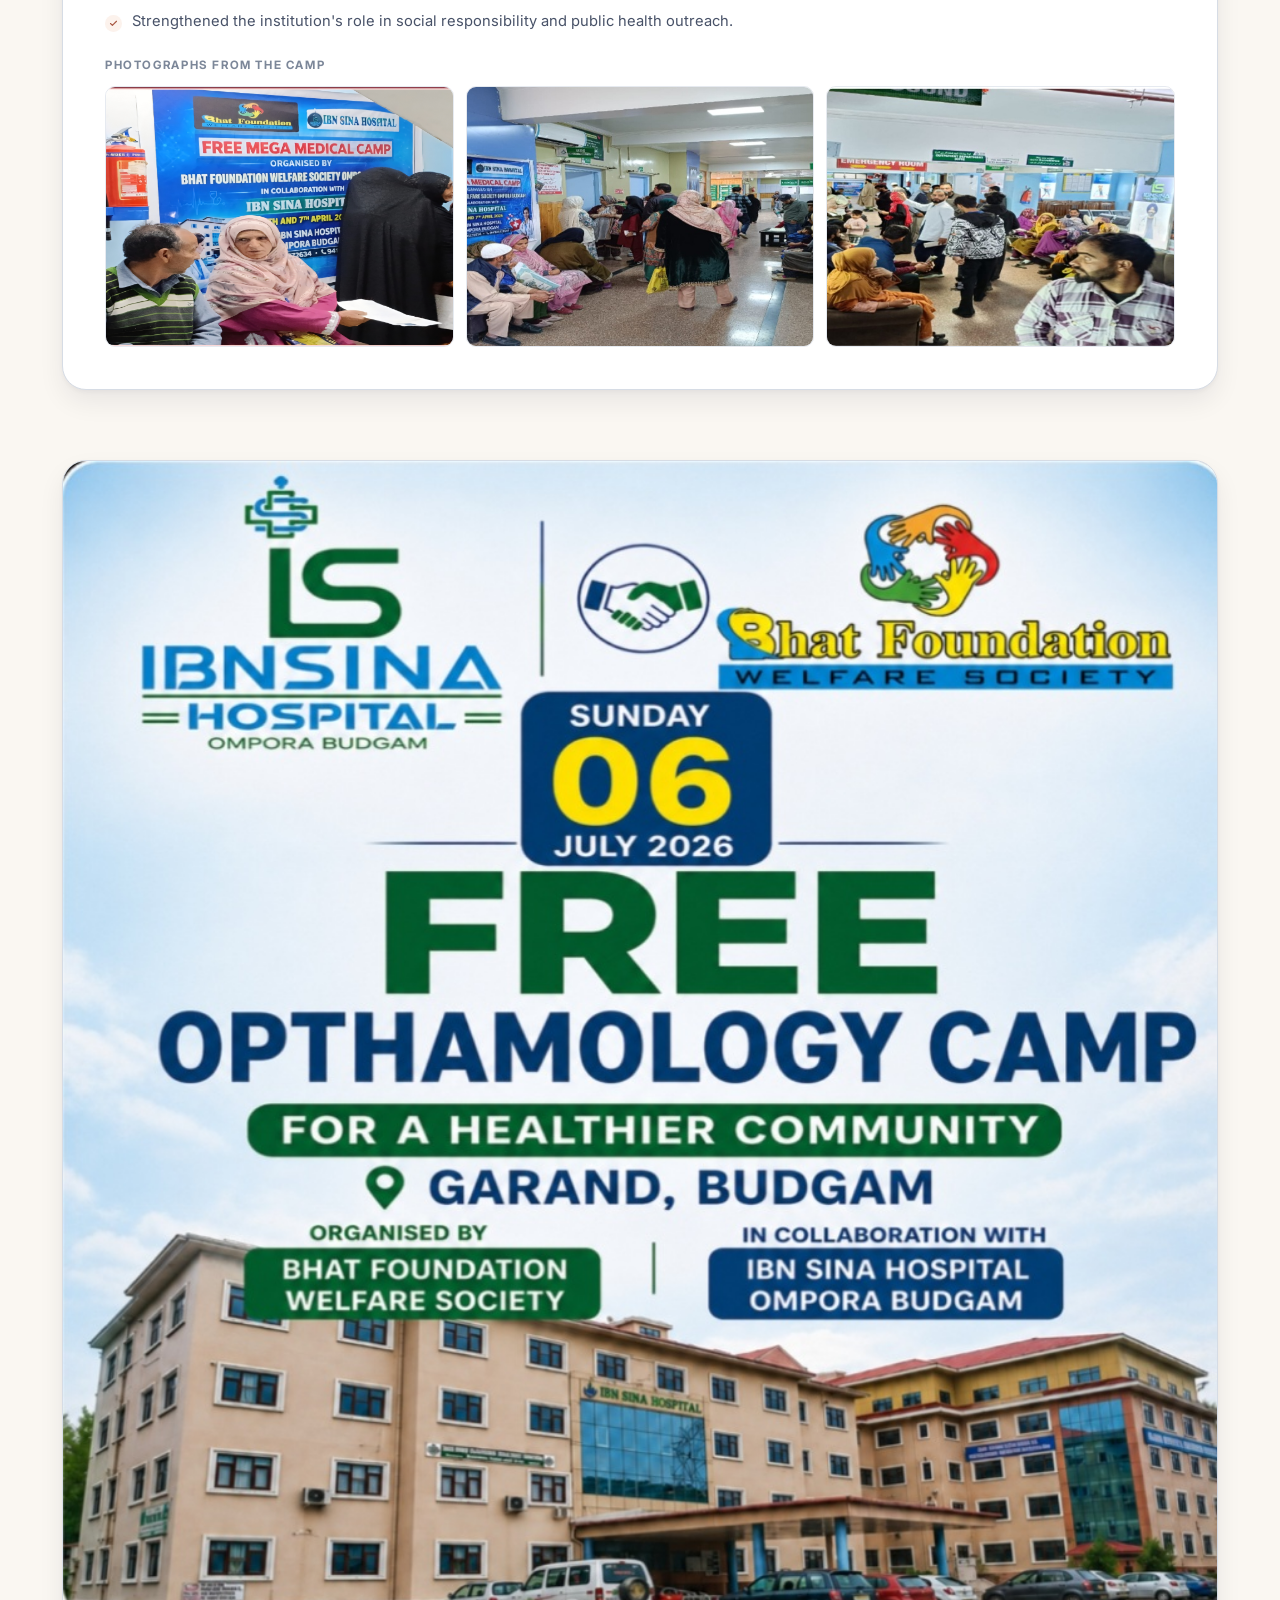
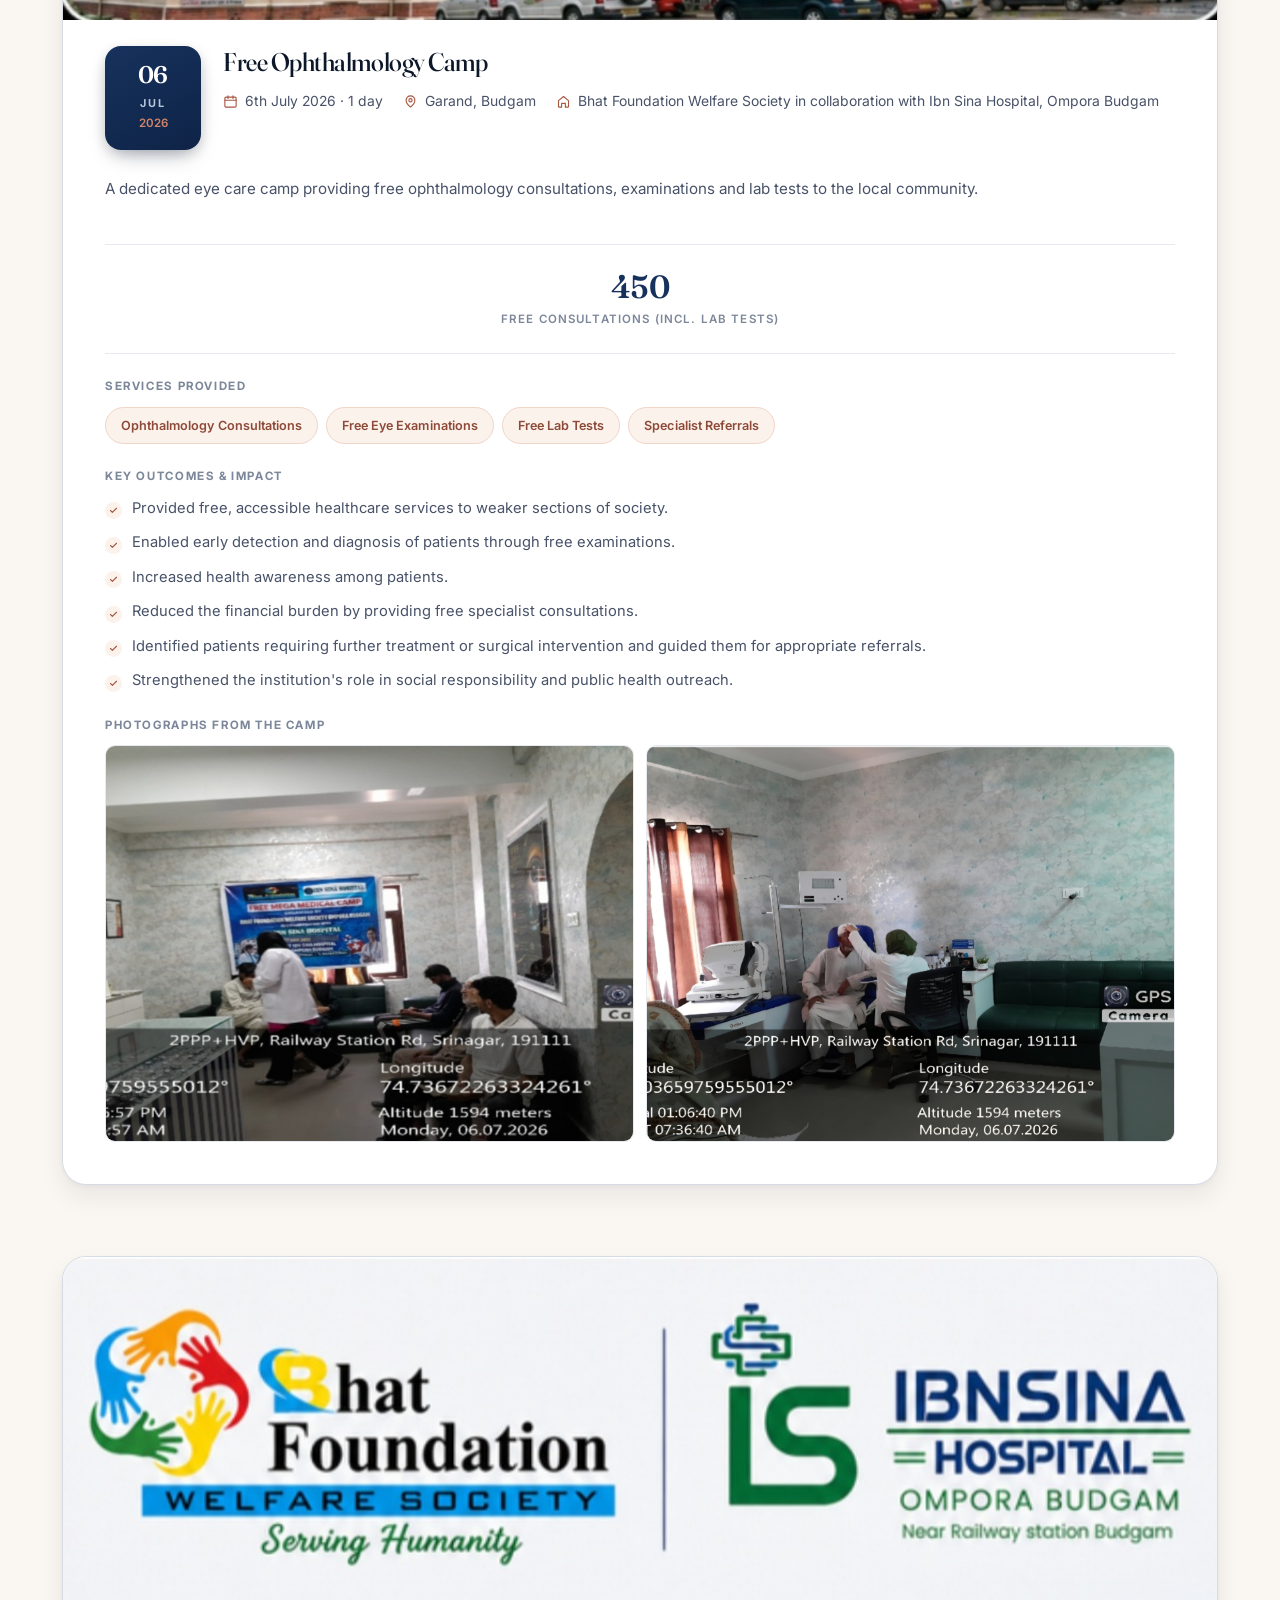
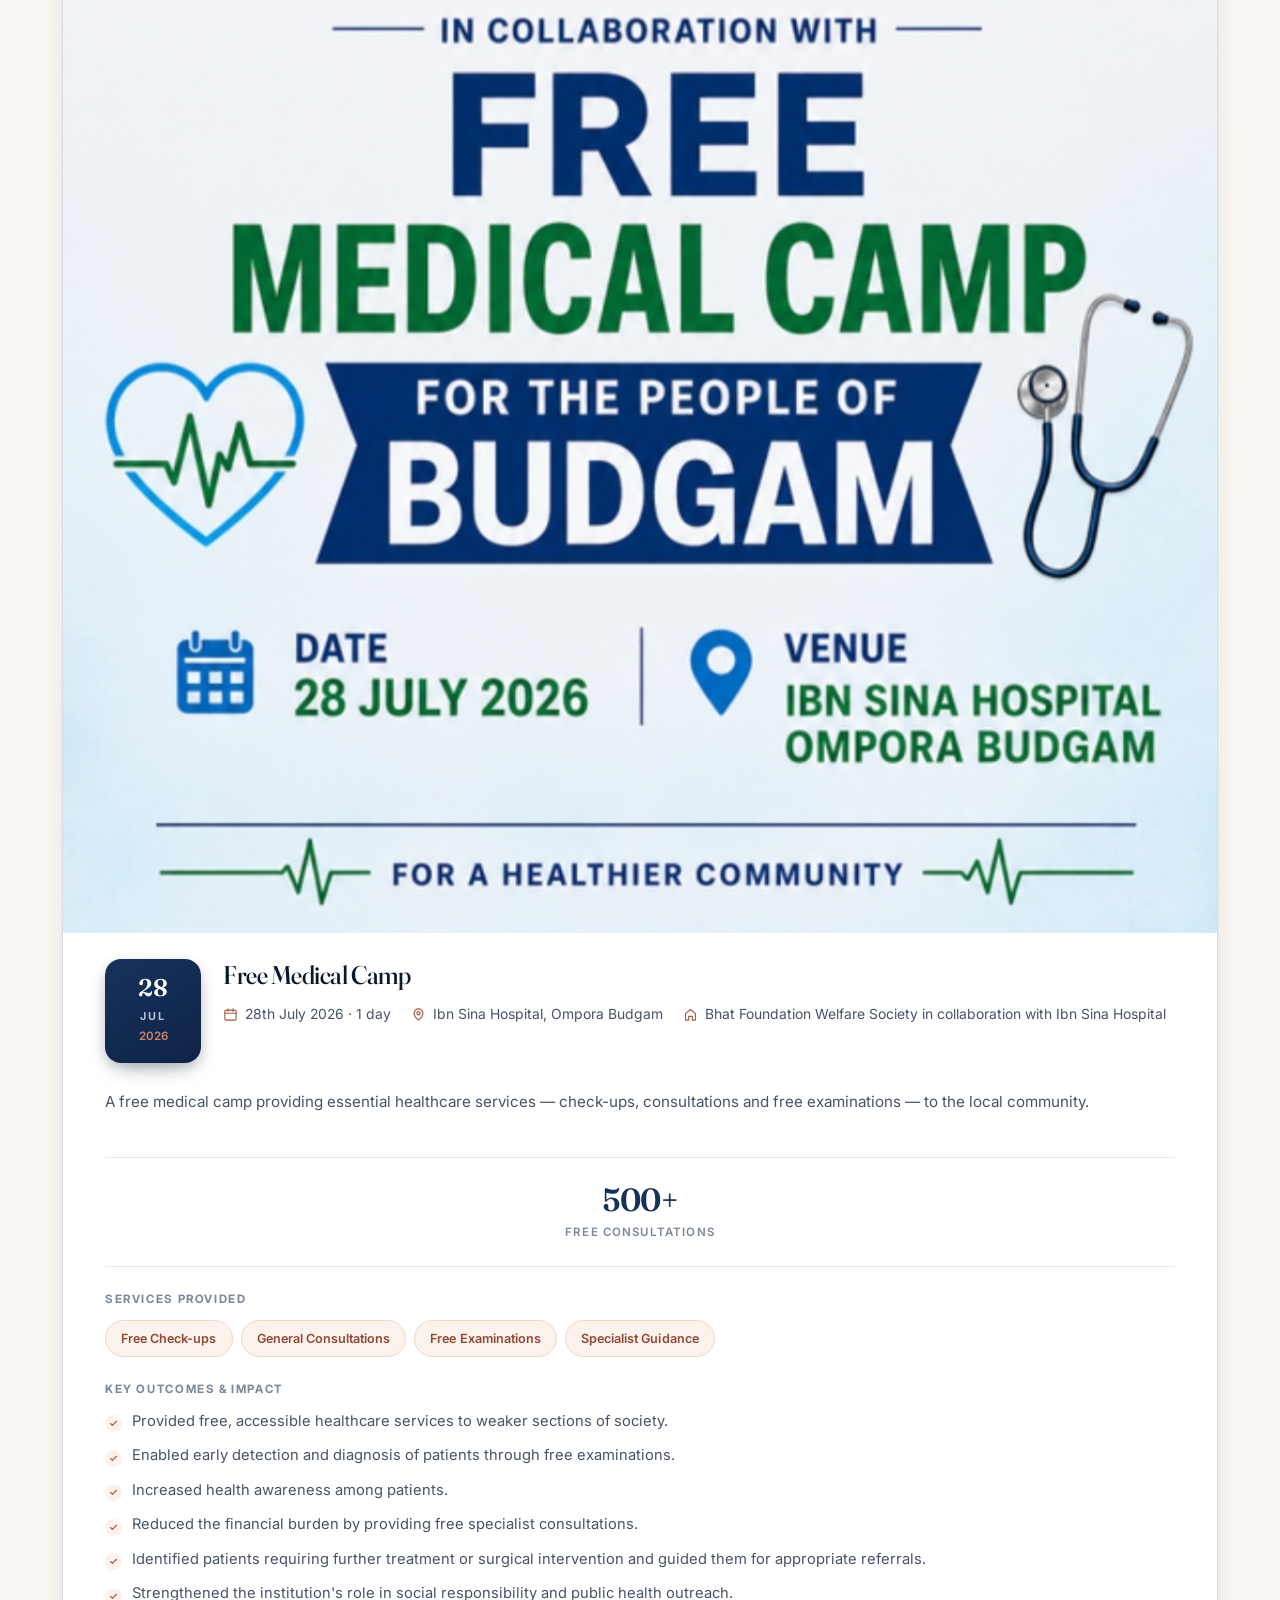
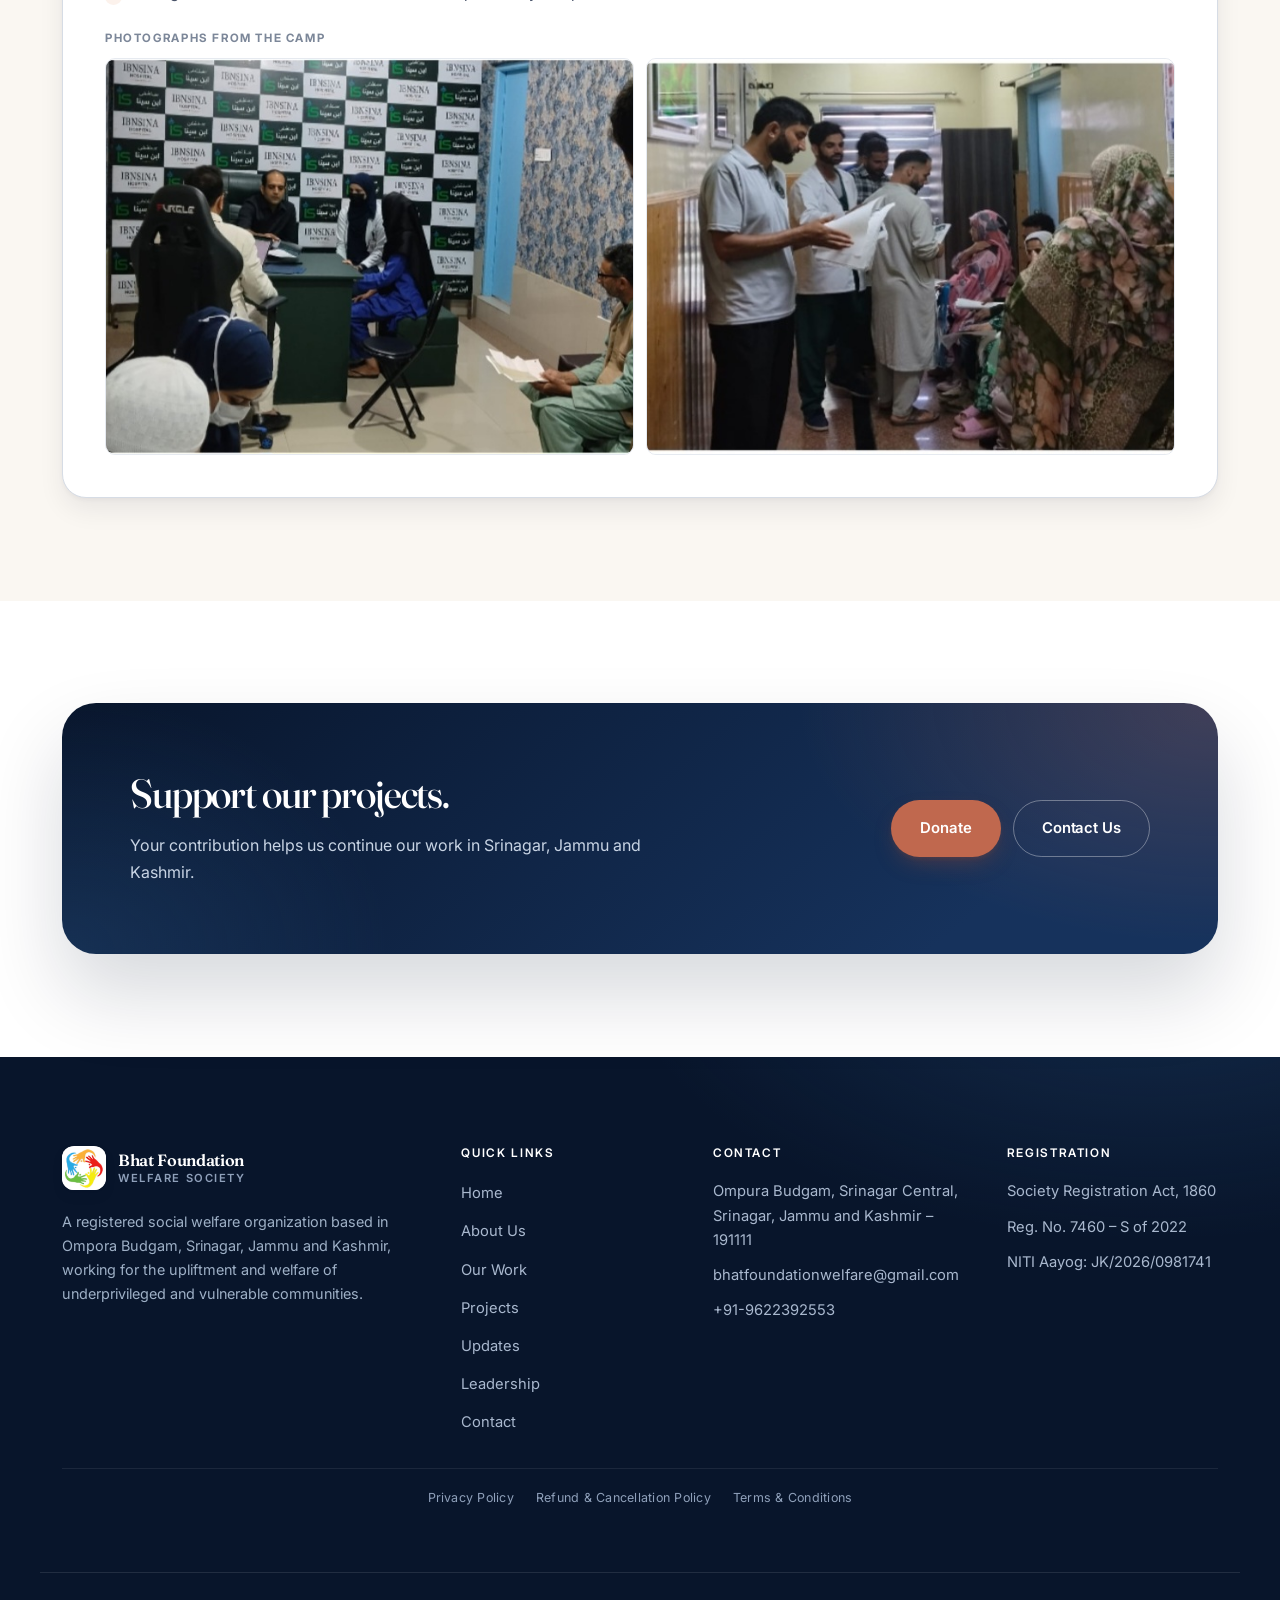
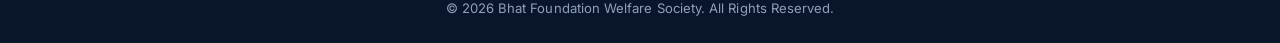
<file: projects.html>
<!DOCTYPE html>
<html lang="en">
<head>
<meta charset="utf-8">
<meta name="viewport" content="width=device-width, initial-scale=1">
<title>Projects &amp; Medical Camps | Bhat Foundation Welfare Society</title>
<meta name="description" content="Explore the projects and medical camps of Bhat Foundation Welfare Society — healthcare, education, youth development, women empowerment and community welfare in Srinagar.">
<meta name="theme-color" content="#0F2347">
<link rel="preconnect" href="https://fonts.googleapis.com">
<link rel="preconnect" href="https://fonts.gstatic.com" crossorigin>
<link href="https://fonts.googleapis.com/css2?family=Fraunces:opsz,wght@9..144,400;9..144,500;9..144,600;9..144,700&family=Inter:wght@400;500;600;700&display=swap" rel="stylesheet">
<link rel="stylesheet" href="css/styles.css">
<script>document.documentElement.classList.add('js');</script>
</head>
<body>

<a class="skip-link" href="#main">Skip to content</a>

<header class="site-header" id="siteHeader">
  <div class="container header-inner">
    <a class="brand" href="index.html" aria-label="Bhat Foundation Welfare Society — Home">
      <span class="brand-badge">
        <span class="brand-mark" aria-hidden="true">BF</span>
        <img src="images/logo.png" alt="Bhat Foundation Welfare Society logo" onerror="this.remove()">
      </span>
      <span class="brand-text">
        <strong>Bhat Foundation</strong>
        <span>Welfare Society</span>
      </span>
    </a>

    <button class="nav-toggle" id="navToggle" type="button" aria-expanded="false" aria-controls="primaryNav" aria-label="Open menu">
      <span class="nav-toggle-bars" aria-hidden="true"><i></i><i></i><i></i></span>
    </button>

    <nav class="primary-nav" id="primaryNav" aria-label="Primary">
      <ul>
        <li><a href="index.html">Home</a></li>
        <li><a href="about.html">About Us</a></li>
        <li><a href="our-work.html">Our Work</a></li>
        <li><a href="projects.html" aria-current="page">Projects</a></li>
        <li><a href="updates.html">Updates</a></li>
        <li><a href="leadership.html">Leadership</a></li>
        <li><a href="contact.html">Contact</a></li>
      </ul>
      <a class="btn btn-primary nav-cta nav-donate" href="donate.html">Donate</a>
    </nav>
  </div>
</header>

<main id="main">

  <section class="page-hero">
    <div class="container">
      <p class="breadcrumb"><a href="index.html">Home</a> &nbsp;/&nbsp; Projects</p>
      <h1>Our Projects</h1>
      <p>Bhat Foundation Welfare Society runs several ongoing projects in Srinagar, Jammu and Kashmir — from free medical camps to education support, women empowerment, drug awareness and community welfare programmes.</p>
    </div>
  </section>

  <section class="section">
    <div class="container">
      <div class="section-head">
        <p class="eyebrow">What We Run</p>
        <h2>Programmes &amp; initiatives</h2>
        <p class="section-sub">Each project addresses a specific need in the communities we serve.</p>
      </div>

      <div class="grid grid-3">
        <article class="card reveal">
          <span class="card-icon" aria-hidden="true"><svg viewBox="0 0 24 24"><path d="M12 20.5S3.8 15.6 3.8 9.9A4.7 4.7 0 0 1 12 6.6a4.7 4.7 0 0 1 8.2 3.3c0 5.7-8.2 10.6-8.2 10.6Z"/></svg></span>
          <h3>Medical Camps</h3>
          <p>Free multi-specialty and specialist medical camps offering consultations, diagnostic tests and specialist referrals to underserved communities.</p>
          <a class="link-arrow" href="#medical-camps" style="margin-top:16px;display:inline-flex;">View Camps <span aria-hidden="true">&rarr;</span></a>
        </article>
        <article class="card reveal">
          <span class="card-icon" aria-hidden="true"><svg viewBox="0 0 24 24"><path d="M4.5 5.6A2.6 2.6 0 0 1 7.1 3H20v14.4H7.1a2.6 2.6 0 0 0-2.6 2.6Z"/><path d="M4.5 5.6V20"/></svg></span>
          <h3>Education &amp; Youth Development</h3>
          <p>Live orientation programmes, career guidance and motivational learning for students, alongside support for education access in underserved areas.</p>
          <a class="link-arrow" href="our-work.html" style="margin-top:16px;display:inline-flex;">Learn more <span aria-hidden="true">&rarr;</span></a>
        </article>
        <article class="card reveal">
          <span class="card-icon" aria-hidden="true"><svg viewBox="0 0 24 24"><path d="M12 3.5 14 9l5.5 2-5.5 2-2 5.5-2-5.5L4.5 11 10 9Z"/></svg></span>
          <h3>Women Empowerment</h3>
          <p>Skill development, awareness programmes and livelihood-oriented support that help women move towards self-reliance and dignity.</p>
          <a class="link-arrow" href="our-work.html" style="margin-top:16px;display:inline-flex;">Learn more <span aria-hidden="true">&rarr;</span></a>
        </article>
        <article class="card reveal">
          <span class="card-icon" aria-hidden="true"><svg viewBox="0 0 24 24"><circle cx="12" cy="12" r="9"/><path d="M3 12h18"/><path d="M12 3a15 15 0 0 1 0 18 15 15 0 0 1 0-18Z"/></svg></span>
          <h3>Drug Awareness — Nasha Mukti Abhiyaan</h3>
          <p>Awareness camps, motivational talks and counseling support aimed at guiding youth towards healthy, drug-free lifestyles.</p>
          <a class="link-arrow" href="our-work.html" style="margin-top:16px;display:inline-flex;">Learn more <span aria-hidden="true">&rarr;</span></a>
        </article>
        <article class="card reveal">
          <span class="card-icon" aria-hidden="true"><svg viewBox="0 0 24 24"><path d="M4 10.5 12 4l8 6.5V20a1 1 0 0 1-1 1h-4v-6H9v6H5a1 1 0 0 1-1-1Z"/></svg></span>
          <h3>Community Welfare &amp; Relief</h3>
          <p>Humanitarian assistance, relief support and welfare services for vulnerable individuals, families and communities in need.</p>
          <a class="link-arrow" href="our-work.html" style="margin-top:16px;display:inline-flex;">Learn more <span aria-hidden="true">&rarr;</span></a>
        </article>
        <article class="card reveal">
          <span class="card-icon" aria-hidden="true"><svg viewBox="0 0 24 24"><path d="M12 21s-7-4.4-7-10a4 4 0 0 1 7-2.6A4 4 0 0 1 19 11c0 5.6-7 10-7 10Z"/></svg></span>
          <h3>Plantation &amp; Environment</h3>
          <p>Community plantation drives and environmental awareness activities that promote a greener, healthier environment.</p>
          <a class="link-arrow" href="our-work.html" style="margin-top:16px;display:inline-flex;">Learn more <span aria-hidden="true">&rarr;</span></a>
        </article>
      </div>
    </div>
  </section>

  <section class="section section--soft" id="medical-camps">
    <div class="container">
      <div class="section-head section-head--center">
        <p class="eyebrow">Medical Camps</p>
        <h2>Our recent medical camps</h2>
        <p class="section-sub">A record of the free medical camps organized by Bhat Foundation Welfare Society in collaboration with Ibn Sina Hospital, Ompora Budgam.</p>
      </div>

      <div class="camps-list" id="campsList">
        <noscript><p>Please enable JavaScript to view the medical camps.</p></noscript>
      </div>
    </div>
  </section>

  <section class="section">
    <div class="container">
      <div class="cta-band">
        <div class="cta-band-text">
          <h2>Support our projects.</h2>
          <p>Your contribution helps us continue our work in Srinagar, Jammu and Kashmir.</p>
        </div>
        <div class="cta-band-actions">
          <a class="btn btn-accent" href="donate.html">Donate</a>
          <a class="btn btn-outline-light" href="contact.html">Contact Us</a>
        </div>
      </div>
    </div>
  </section>

</main>

<footer class="site-footer">
  <div class="container footer-grid">
    <div class="footer-brand">
      <a class="brand brand--footer" href="index.html">
        <span class="brand-badge">
          <span class="brand-mark" aria-hidden="true">BF</span>
          <img src="images/logo.png" alt="" onerror="this.remove()">
        </span>
        <span class="brand-text"><strong>Bhat Foundation</strong><span>Welfare Society</span></span>
      </a>
      <p class="footer-desc">A registered social welfare organization based in Ompora Budgam, Srinagar, Jammu and Kashmir, working for the upliftment and welfare of underprivileged and vulnerable communities.</p>
    </div>
    <nav class="footer-col" aria-label="Quick links">
      <h3>Quick Links</h3>
      <ul>
        <li><a href="index.html">Home</a></li>
        <li><a href="about.html">About Us</a></li>
        <li><a href="our-work.html">Our Work</a></li>
        <li><a href="projects.html">Projects</a></li>
        <li><a href="updates.html">Updates</a></li>
        <li><a href="leadership.html">Leadership</a></li>
        <li><a href="contact.html">Contact</a></li>
      </ul>
    </nav>
    <div class="footer-col">
      <h3>Contact</h3>
      <ul class="footer-contact">
        <li>Ompura Budgam, Srinagar Central,<br>Srinagar, Jammu and Kashmir &ndash; 191111</li>
        <li><a href="mailto:bhatfoundationwelfare@gmail.com">bhatfoundationwelfare@gmail.com</a></li>
        <li><a href="tel:+919622392553">+91-9622392553</a></li>
      </ul>
    </div>
    <div class="footer-col">
      <h3>Registration</h3>
      <ul class="footer-contact">
        <li>Society Registration Act, 1860</li>
        <li>Reg. No. 7460 &ndash; S of 2022</li>
        <li>NITI Aayog: JK/2026/0981741</li>
      </ul>
    </div>
  </div>
  <div class="container">
    <nav class="footer-legal" aria-label="Legal">
      <a href="privacy-policy.html">Privacy Policy</a>
      <a href="refund-policy.html">Refund &amp; Cancellation Policy</a>
      <a href="terms.html">Terms &amp; Conditions</a>
    </nav>
  </div>
  <div class="container footer-bottom">
    <p>&copy; <span id="year">2026</span> Bhat Foundation Welfare Society. All Rights Reserved.</p>
  </div>
</footer>

<script src="js/camps-data.js"></script>
<script src="js/main.js"></script>
<script>
  (function () {
    'use strict';
    var container = document.getElementById('campsList');
    if (!container || typeof campsData === 'undefined') return;

    function escapeHTML(str) {
      return String(str == null ? '' : str)
        .replace(/&/g, '&amp;').replace(/</g, '&lt;').replace(/>/g, '&gt;')
        .replace(/"/g, '&quot;').replace(/'/g, '&#39;');
    }

    var arrowIcon = '<svg viewBox="0 0 24 24" aria-hidden="true"><path d="M12 21s7-5.6 7-11a7 7 0 1 0-14 0c0 5.4 7 11 7 11Z"/><circle cx="12" cy="10" r="2.6"/></svg>';
    var calIcon = '<svg viewBox="0 0 24 24" aria-hidden="true"><rect x="3" y="5" width="18" height="16" rx="2"/><path d="M3 10h18"/><path d="M8 3v4M16 3v4"/></svg>';
    var orgIcon = '<svg viewBox="0 0 24 24" aria-hidden="true"><path d="M4 10.5 12 4l8 6.5V20a1 1 0 0 1-1 1h-4v-6H9v6H5a1 1 0 0 1-1-1Z"/></svg>';

    container.innerHTML = campsData.map(function (camp) {
      var bannerHTML = '';
      if (camp.banner) {
        bannerHTML = '<div class="camp-banner"><img src="' + escapeHTML(camp.banner.src) + '" alt="' + escapeHTML(camp.banner.alt) + '" loading="lazy"></div>';
      }

      var statsHTML = camp.stats.map(function (s) {
        return '<div class="camp-stat"><span class="camp-stat-value">' + escapeHTML(s.value) + '</span><span class="camp-stat-label">' + escapeHTML(s.label) + '</span></div>';
      }).join('');

      var servicesHTML = camp.services.map(function (s) {
        return '<span class="camp-service">' + escapeHTML(s) + '</span>';
      }).join('');

      var outcomesHTML = camp.outcomes.map(function (o) {
        return '<li>' + escapeHTML(o) + '</li>';
      }).join('');

      var galleryHTML = '';
      if (camp.images && camp.images.length) {
        var imgs = camp.images.map(function (img) {
          return '<img src="' + escapeHTML(img.src) + '" alt="' + escapeHTML(img.alt) + '" loading="lazy">';
        }).join('');
        var cls = camp.images.length === 1 ? 'camp-gallery camp-gallery--single' : 'camp-gallery';
        galleryHTML = '<div class="camp-block"><h4>Photographs from the Camp</h4><div class="' + cls + '">' + imgs + '</div></div>';
      }

      return '<article class="camp-card" id="' + escapeHTML(camp.id) + '">' +
        bannerHTML +
        '<div class="camp-head">' +
          '<div class="camp-date-badge" aria-hidden="true">' +
            '<span class="day">' + escapeHTML(camp.dateBadge.day) + '</span>' +
            '<span class="month">' + escapeHTML(camp.dateBadge.month) + '</span>' +
            '<span class="year">' + escapeHTML(camp.dateBadge.year) + '</span>' +
          '</div>' +
          '<div class="camp-head-info">' +
            '<h3>' + escapeHTML(camp.title) + '</h3>' +
            '<div class="camp-meta">' +
              '<span>' + calIcon + escapeHTML(camp.date) + ' &middot; ' + escapeHTML(camp.duration) + '</span>' +
              '<span>' + arrowIcon + escapeHTML(camp.location) + '</span>' +
              '<span>' + orgIcon + escapeHTML(camp.organiser) + '</span>' +
            '</div>' +
          '</div>' +
        '</div>' +
        '<p class="camp-summary">' + escapeHTML(camp.summary) + '</p>' +
        '<div class="camp-stats">' + statsHTML + '</div>' +
        '<div class="camp-block"><h4>Services Provided</h4><div class="camp-services">' + servicesHTML + '</div></div>' +
        '<div class="camp-block"><h4>Key Outcomes &amp; Impact</h4><ul class="camp-outcomes">' + outcomesHTML + '</ul></div>' +
        galleryHTML +
      '</article>';
    }).join('');
  })();
</script>
</body>
</html>
</file>
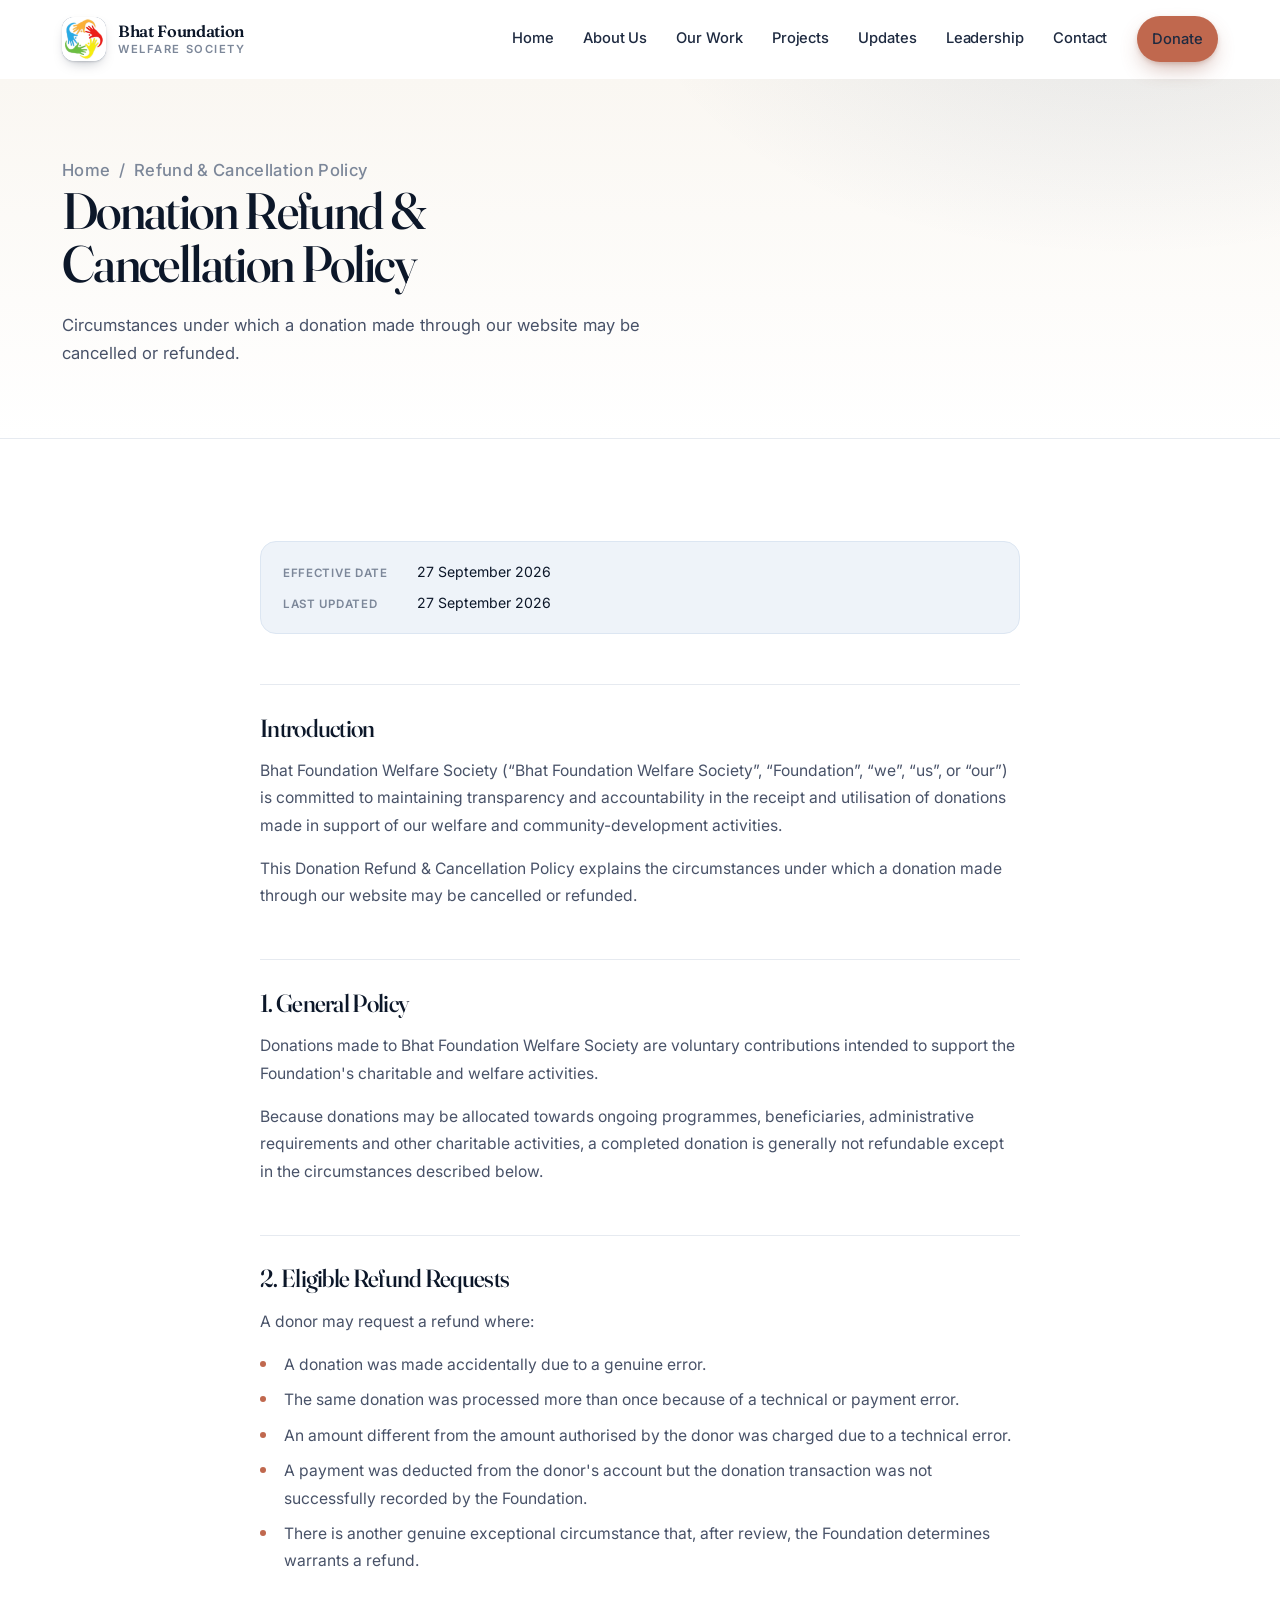
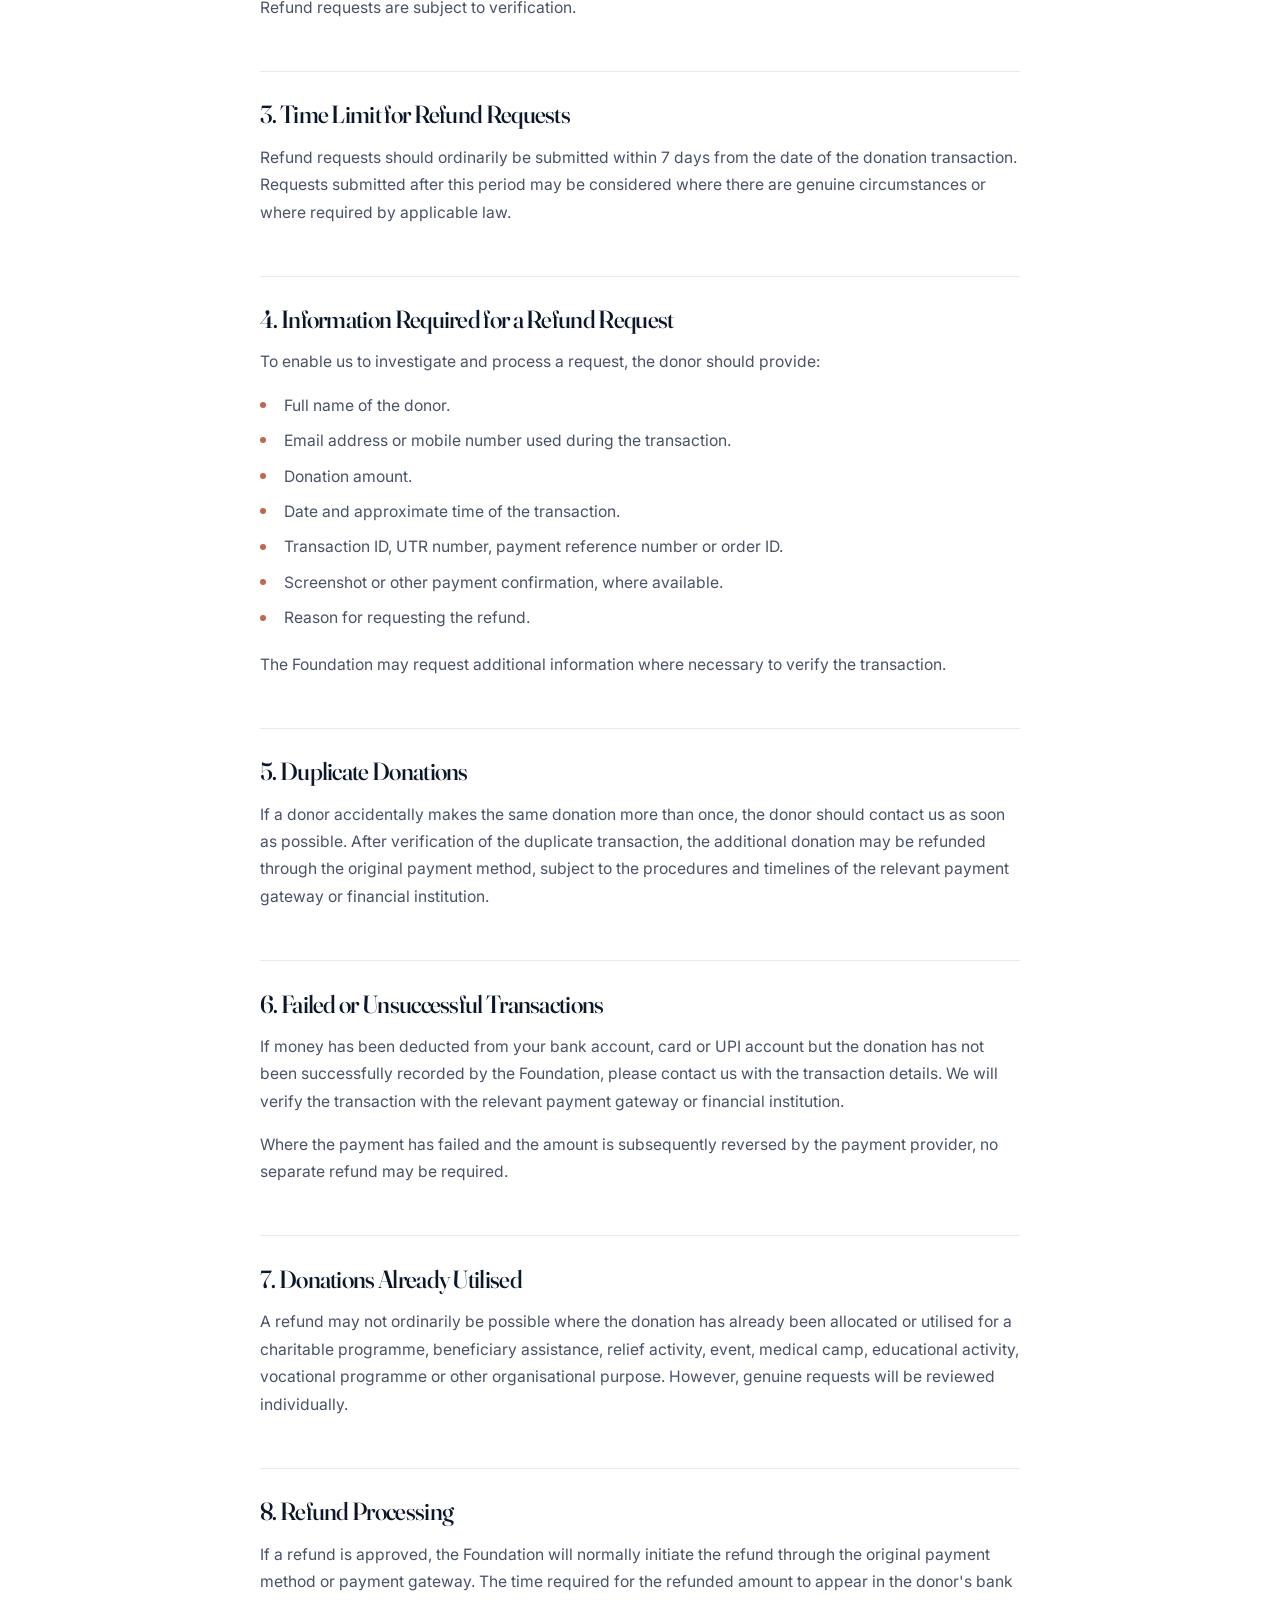
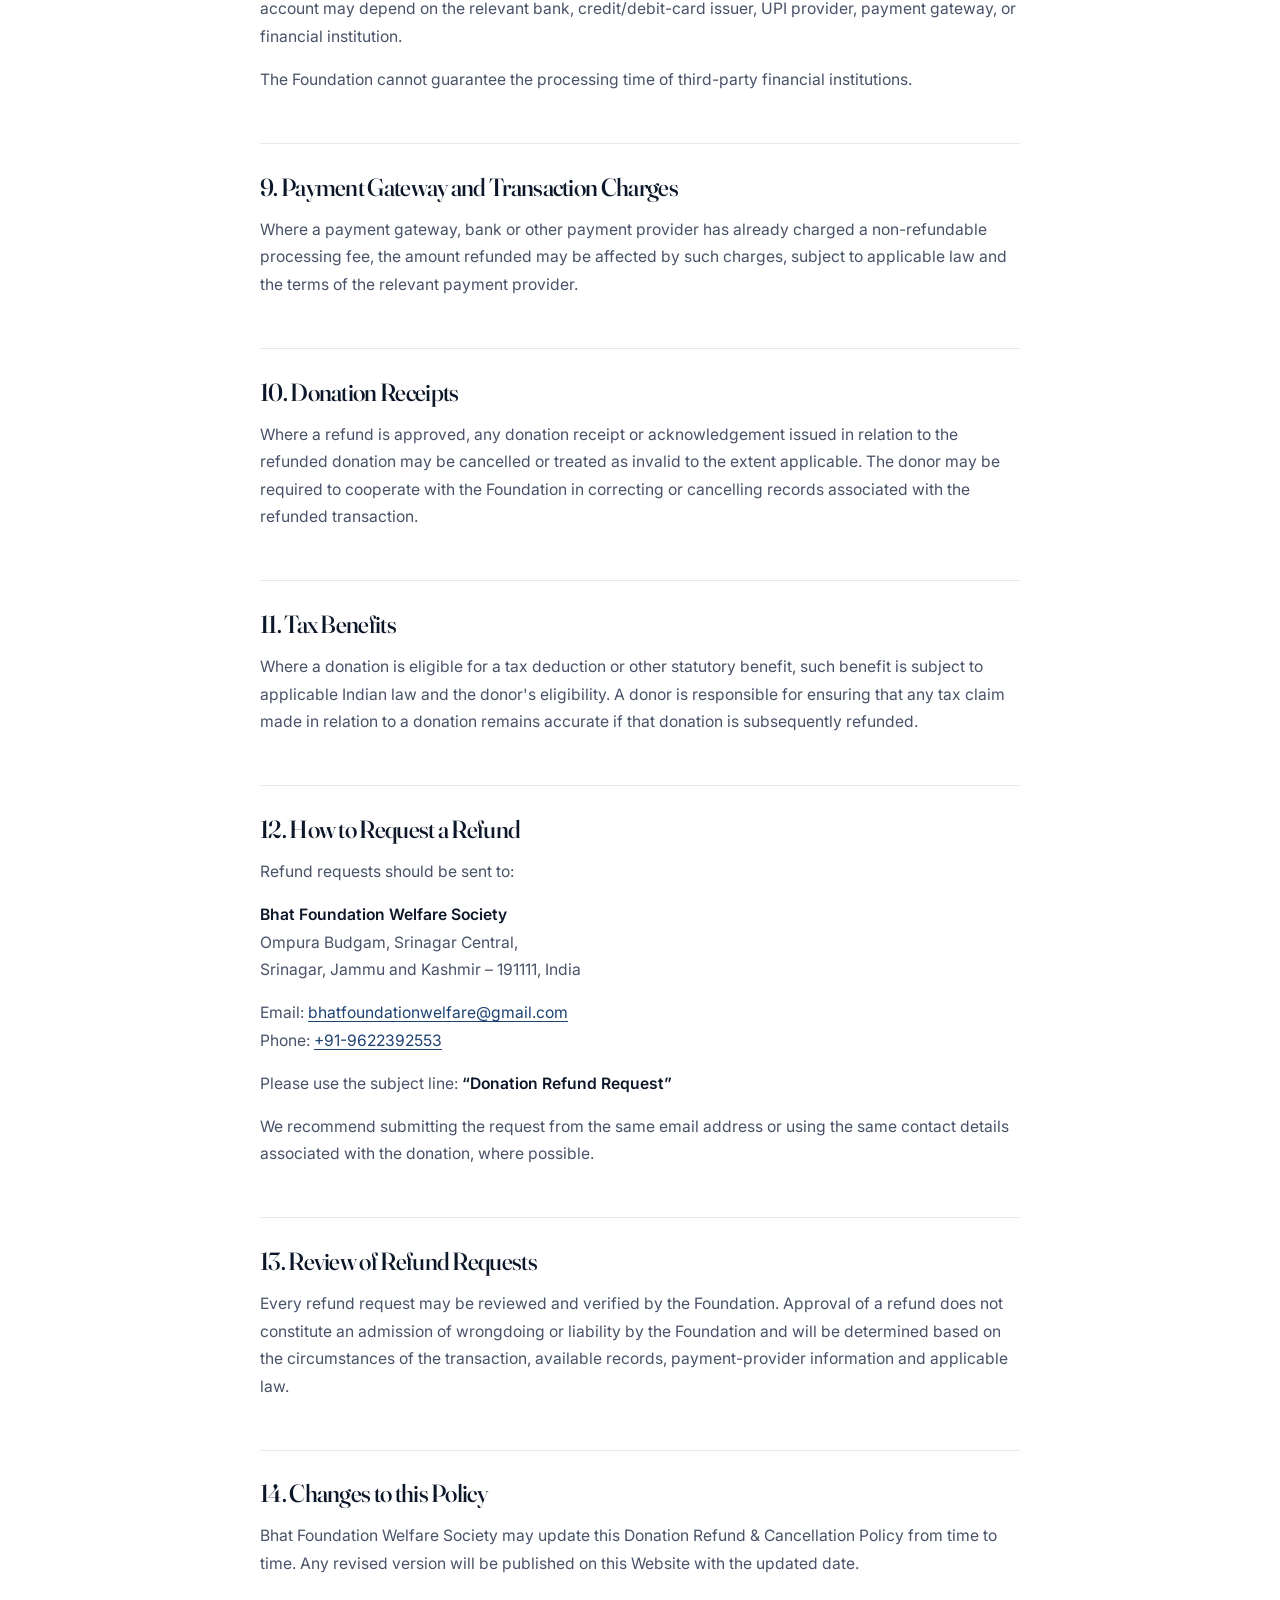
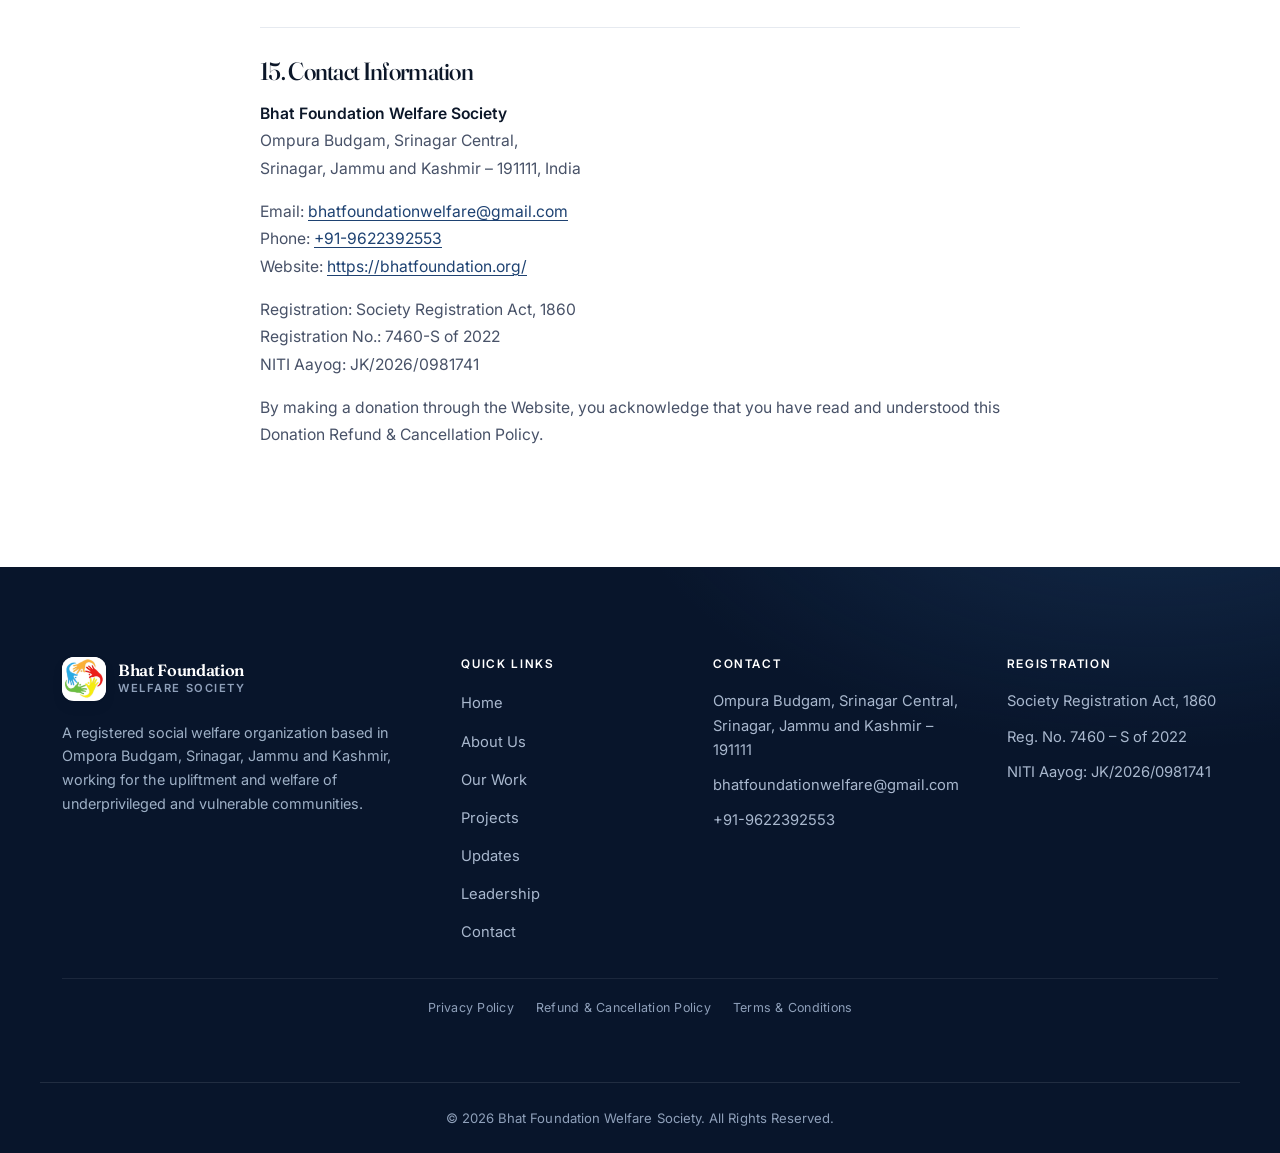
<file: refund-policy.html>
<!DOCTYPE html>
<html lang="en">
<head>
<meta charset="utf-8">
<meta name="viewport" content="width=device-width, initial-scale=1">
<title>Donation Refund &amp; Cancellation Policy | Bhat Foundation Welfare Society</title>
<meta name="description" content="Donation Refund & Cancellation Policy of Bhat Foundation Welfare Society.">
<meta name="theme-color" content="#0F2347">
<link rel="preconnect" href="https://fonts.googleapis.com">
<link rel="preconnect" href="https://fonts.gstatic.com" crossorigin>
<link href="https://fonts.googleapis.com/css2?family=Fraunces:opsz,wght@9..144,400;9..144,500;9..144,600;9..144,700&family=Inter:wght@400;500;600;700&display=swap" rel="stylesheet">
<link rel="stylesheet" href="css/styles.css">
<script>document.documentElement.classList.add('js');</script>
</head>
<body>

<a class="skip-link" href="#main">Skip to content</a>

<header class="site-header" id="siteHeader">
  <div class="container header-inner">
    <a class="brand" href="index.html" aria-label="Bhat Foundation Welfare Society — Home">
      <span class="brand-badge">
        <span class="brand-mark" aria-hidden="true">BF</span>
        <img src="images/logo.png" alt="Bhat Foundation Welfare Society logo" onerror="this.remove()">
      </span>
      <span class="brand-text">
        <strong>Bhat Foundation</strong>
        <span>Welfare Society</span>
      </span>
    </a>

    <button class="nav-toggle" id="navToggle" type="button" aria-expanded="false" aria-controls="primaryNav" aria-label="Open menu">
      <span class="nav-toggle-bars" aria-hidden="true"><i></i><i></i><i></i></span>
    </button>

    <nav class="primary-nav" id="primaryNav" aria-label="Primary">
      <ul>
        <li><a href="index.html">Home</a></li>
        <li><a href="about.html">About Us</a></li>
        <li><a href="our-work.html">Our Work</a></li>
        <li><a href="projects.html">Projects</a></li>
        <li><a href="updates.html">Updates</a></li>
        <li><a href="leadership.html">Leadership</a></li>
        <li><a href="contact.html">Contact</a></li>
      </ul>
      <a class="btn btn-primary nav-cta nav-donate" href="donate.html">Donate</a>
    </nav>
  </div>
</header>

<main id="main">

  <section class="page-hero">
    <div class="container">
      <p class="breadcrumb"><a href="index.html">Home</a> &nbsp;/&nbsp; Refund &amp; Cancellation Policy</p>
      <h1>Donation Refund &amp; Cancellation Policy</h1>
      <p>Circumstances under which a donation made through our website may be cancelled or refunded.</p>
    </div>
  </section>

  <section class="section">
    <div class="container">
      <div class="legal-content">

        <div class="legal-meta">
          <p><strong>Effective Date</strong> 27 September 2026</p>
          <p><strong>Last Updated</strong> 27 September 2026</p>
        </div>

        <h2>Introduction</h2>
        <p>Bhat Foundation Welfare Society (&ldquo;Bhat Foundation Welfare Society&rdquo;, &ldquo;Foundation&rdquo;, &ldquo;we&rdquo;, &ldquo;us&rdquo;, or &ldquo;our&rdquo;) is committed to maintaining transparency and accountability in the receipt and utilisation of donations made in support of our welfare and community-development activities.</p>
        <p>This Donation Refund &amp; Cancellation Policy explains the circumstances under which a donation made through our website may be cancelled or refunded.</p>

        <h2>1. General Policy</h2>
        <p>Donations made to Bhat Foundation Welfare Society are voluntary contributions intended to support the Foundation's charitable and welfare activities.</p>
        <p>Because donations may be allocated towards ongoing programmes, beneficiaries, administrative requirements and other charitable activities, a completed donation is generally not refundable except in the circumstances described below.</p>

        <h2>2. Eligible Refund Requests</h2>
        <p>A donor may request a refund where:</p>
        <ul>
          <li>A donation was made accidentally due to a genuine error.</li>
          <li>The same donation was processed more than once because of a technical or payment error.</li>
          <li>An amount different from the amount authorised by the donor was charged due to a technical error.</li>
          <li>A payment was deducted from the donor's account but the donation transaction was not successfully recorded by the Foundation.</li>
          <li>There is another genuine exceptional circumstance that, after review, the Foundation determines warrants a refund.</li>
        </ul>
        <p>Refund requests are subject to verification.</p>

        <h2>3. Time Limit for Refund Requests</h2>
        <p>Refund requests should ordinarily be submitted within 7 days from the date of the donation transaction. Requests submitted after this period may be considered where there are genuine circumstances or where required by applicable law.</p>

        <h2>4. Information Required for a Refund Request</h2>
        <p>To enable us to investigate and process a request, the donor should provide:</p>
        <ul>
          <li>Full name of the donor.</li>
          <li>Email address or mobile number used during the transaction.</li>
          <li>Donation amount.</li>
          <li>Date and approximate time of the transaction.</li>
          <li>Transaction ID, UTR number, payment reference number or order ID.</li>
          <li>Screenshot or other payment confirmation, where available.</li>
          <li>Reason for requesting the refund.</li>
        </ul>
        <p>The Foundation may request additional information where necessary to verify the transaction.</p>

        <h2>5. Duplicate Donations</h2>
        <p>If a donor accidentally makes the same donation more than once, the donor should contact us as soon as possible. After verification of the duplicate transaction, the additional donation may be refunded through the original payment method, subject to the procedures and timelines of the relevant payment gateway or financial institution.</p>

        <h2>6. Failed or Unsuccessful Transactions</h2>
        <p>If money has been deducted from your bank account, card or UPI account but the donation has not been successfully recorded by the Foundation, please contact us with the transaction details. We will verify the transaction with the relevant payment gateway or financial institution.</p>
        <p>Where the payment has failed and the amount is subsequently reversed by the payment provider, no separate refund may be required.</p>

        <h2>7. Donations Already Utilised</h2>
        <p>A refund may not ordinarily be possible where the donation has already been allocated or utilised for a charitable programme, beneficiary assistance, relief activity, event, medical camp, educational activity, vocational programme or other organisational purpose. However, genuine requests will be reviewed individually.</p>

        <h2>8. Refund Processing</h2>
        <p>If a refund is approved, the Foundation will normally initiate the refund through the original payment method or payment gateway. The time required for the refunded amount to appear in the donor's bank account may depend on the relevant bank, credit/debit-card issuer, UPI provider, payment gateway, or financial institution.</p>
        <p>The Foundation cannot guarantee the processing time of third-party financial institutions.</p>

        <h2>9. Payment Gateway and Transaction Charges</h2>
        <p>Where a payment gateway, bank or other payment provider has already charged a non-refundable processing fee, the amount refunded may be affected by such charges, subject to applicable law and the terms of the relevant payment provider.</p>

        <h2>10. Donation Receipts</h2>
        <p>Where a refund is approved, any donation receipt or acknowledgement issued in relation to the refunded donation may be cancelled or treated as invalid to the extent applicable. The donor may be required to cooperate with the Foundation in correcting or cancelling records associated with the refunded transaction.</p>

        <h2>11. Tax Benefits</h2>
        <p>Where a donation is eligible for a tax deduction or other statutory benefit, such benefit is subject to applicable Indian law and the donor's eligibility. A donor is responsible for ensuring that any tax claim made in relation to a donation remains accurate if that donation is subsequently refunded.</p>

        <h2>12. How to Request a Refund</h2>
        <p>Refund requests should be sent to:</p>
        <p><strong>Bhat Foundation Welfare Society</strong><br>Ompura Budgam, Srinagar Central,<br>Srinagar, Jammu and Kashmir &ndash; 191111, India</p>
        <p>Email: <a href="mailto:bhatfoundationwelfare@gmail.com">bhatfoundationwelfare@gmail.com</a><br>Phone: <a href="tel:+919622392553">+91-9622392553</a></p>
        <p>Please use the subject line: <strong>&ldquo;Donation Refund Request&rdquo;</strong></p>
        <p>We recommend submitting the request from the same email address or using the same contact details associated with the donation, where possible.</p>

        <h2>13. Review of Refund Requests</h2>
        <p>Every refund request may be reviewed and verified by the Foundation. Approval of a refund does not constitute an admission of wrongdoing or liability by the Foundation and will be determined based on the circumstances of the transaction, available records, payment-provider information and applicable law.</p>

        <h2>14. Changes to this Policy</h2>
        <p>Bhat Foundation Welfare Society may update this Donation Refund &amp; Cancellation Policy from time to time. Any revised version will be published on this Website with the updated date.</p>

        <h2>15. Contact Information</h2>
        <p><strong>Bhat Foundation Welfare Society</strong><br>Ompura Budgam, Srinagar Central,<br>Srinagar, Jammu and Kashmir &ndash; 191111, India</p>
        <p>Email: <a href="mailto:bhatfoundationwelfare@gmail.com">bhatfoundationwelfare@gmail.com</a><br>Phone: <a href="tel:+919622392553">+91-9622392553</a><br>Website: <a href="https://bhatfoundation.org/">https://bhatfoundation.org/</a></p>
        <p>Registration: Society Registration Act, 1860<br>Registration No.: 7460-S of 2022<br>NITI Aayog: JK/2026/0981741</p>
        <p>By making a donation through the Website, you acknowledge that you have read and understood this Donation Refund &amp; Cancellation Policy.</p>

      </div>
    </div>
  </section>

</main>

<footer class="site-footer">
  <div class="container footer-grid">
    <div class="footer-brand">
      <a class="brand brand--footer" href="index.html">
        <span class="brand-badge">
          <span class="brand-mark" aria-hidden="true">BF</span>
          <img src="images/logo.png" alt="" onerror="this.remove()">
        </span>
        <span class="brand-text"><strong>Bhat Foundation</strong><span>Welfare Society</span></span>
      </a>
      <p class="footer-desc">A registered social welfare organization based in Ompora Budgam, Srinagar, Jammu and Kashmir, working for the upliftment and welfare of underprivileged and vulnerable communities.</p>
    </div>
    <nav class="footer-col" aria-label="Quick links">
      <h3>Quick Links</h3>
      <ul>
        <li><a href="index.html">Home</a></li>
        <li><a href="about.html">About Us</a></li>
        <li><a href="our-work.html">Our Work</a></li>
        <li><a href="projects.html">Projects</a></li>
        <li><a href="updates.html">Updates</a></li>
        <li><a href="leadership.html">Leadership</a></li>
        <li><a href="contact.html">Contact</a></li>
      </ul>
    </nav>
    <div class="footer-col">
      <h3>Contact</h3>
      <ul class="footer-contact">
        <li>Ompura Budgam, Srinagar Central,<br>Srinagar, Jammu and Kashmir &ndash; 191111</li>
        <li><a href="mailto:bhatfoundationwelfare@gmail.com">bhatfoundationwelfare@gmail.com</a></li>
        <li><a href="tel:+919622392553">+91-9622392553</a></li>
      </ul>
    </div>
    <div class="footer-col">
      <h3>Registration</h3>
      <ul class="footer-contact">
        <li>Society Registration Act, 1860</li>
        <li>Reg. No. 7460 &ndash; S of 2022</li>
        <li>NITI Aayog: JK/2026/0981741</li>
      </ul>
    </div>
  </div>
  <div class="container">
    <nav class="footer-legal" aria-label="Legal">
      <a href="privacy-policy.html">Privacy Policy</a>
      <a href="refund-policy.html">Refund &amp; Cancellation Policy</a>
      <a href="terms.html">Terms &amp; Conditions</a>
    </nav>
  </div>
  <div class="container footer-bottom">
    <p>&copy; <span id="year">2026</span> Bhat Foundation Welfare Society. All Rights Reserved.</p>
  </div>
</footer>

<script src="js/main.js"></script>
</body>
</html>
</file>
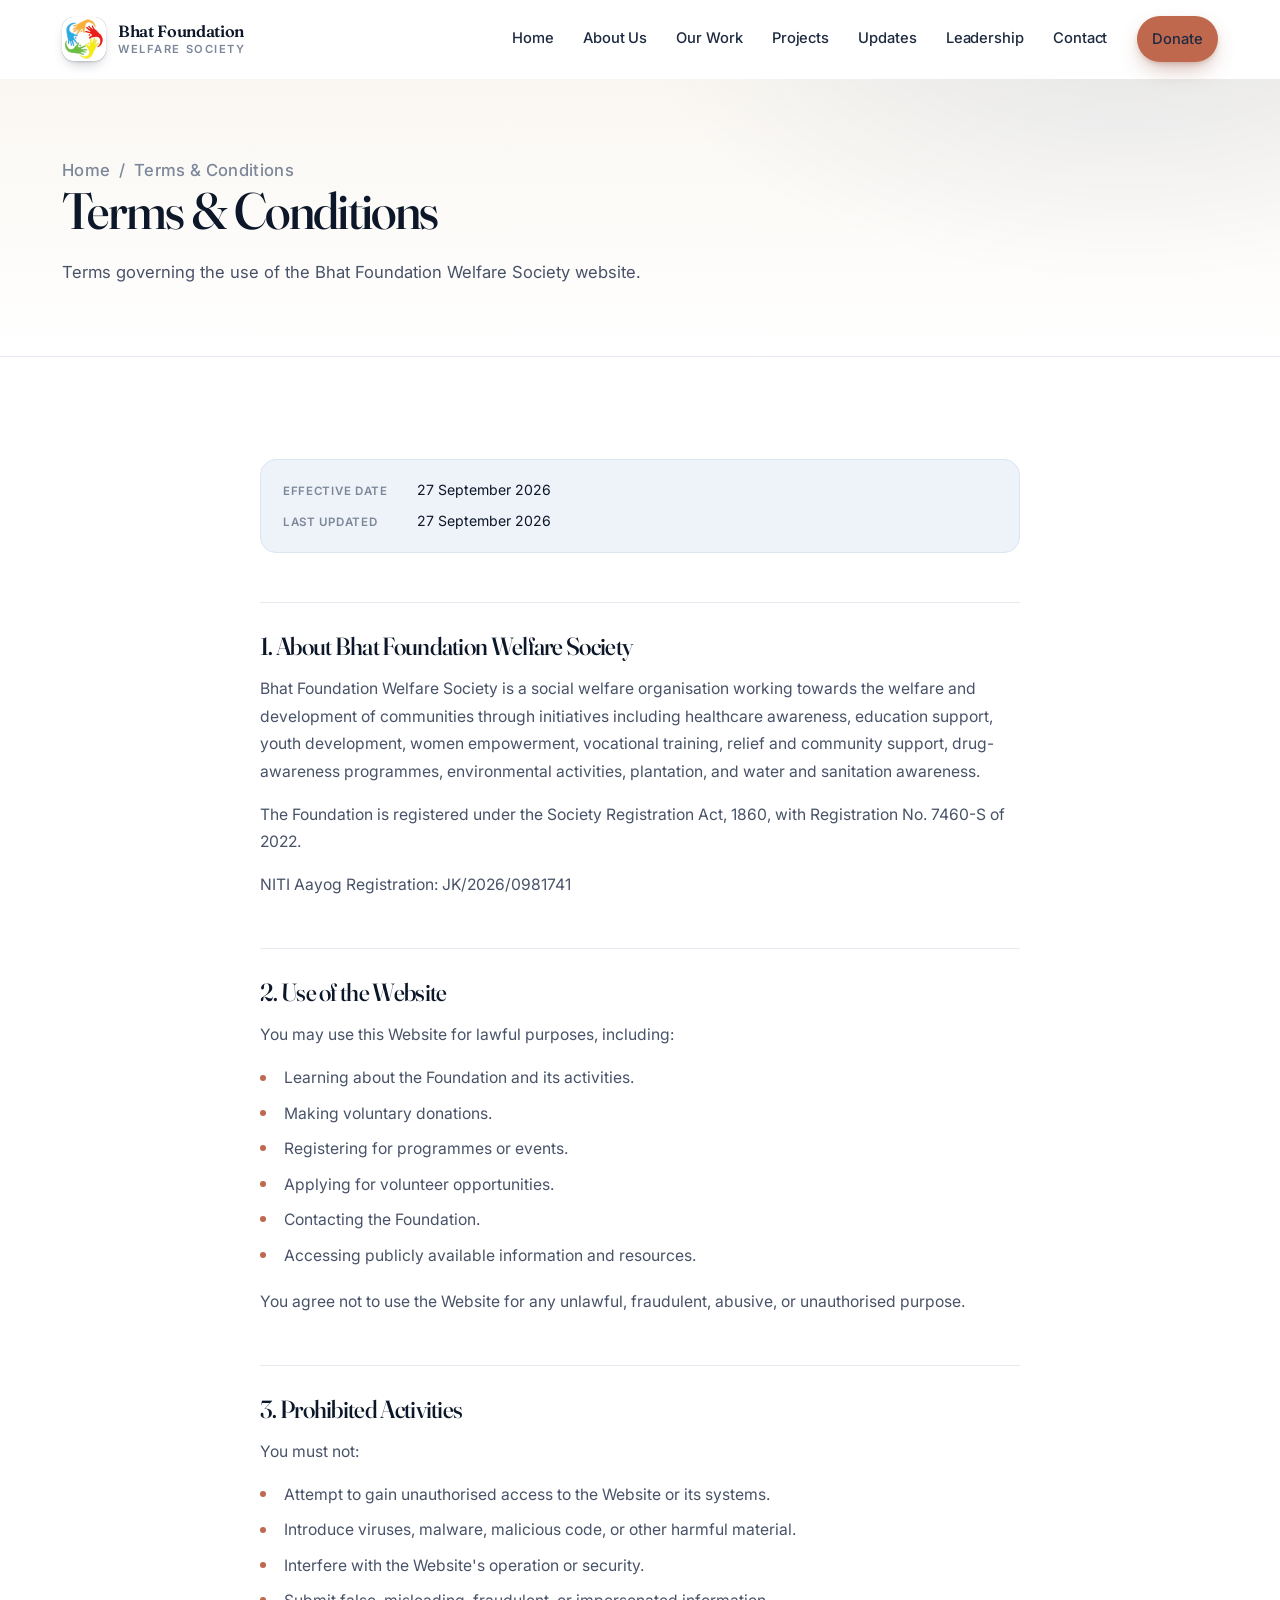
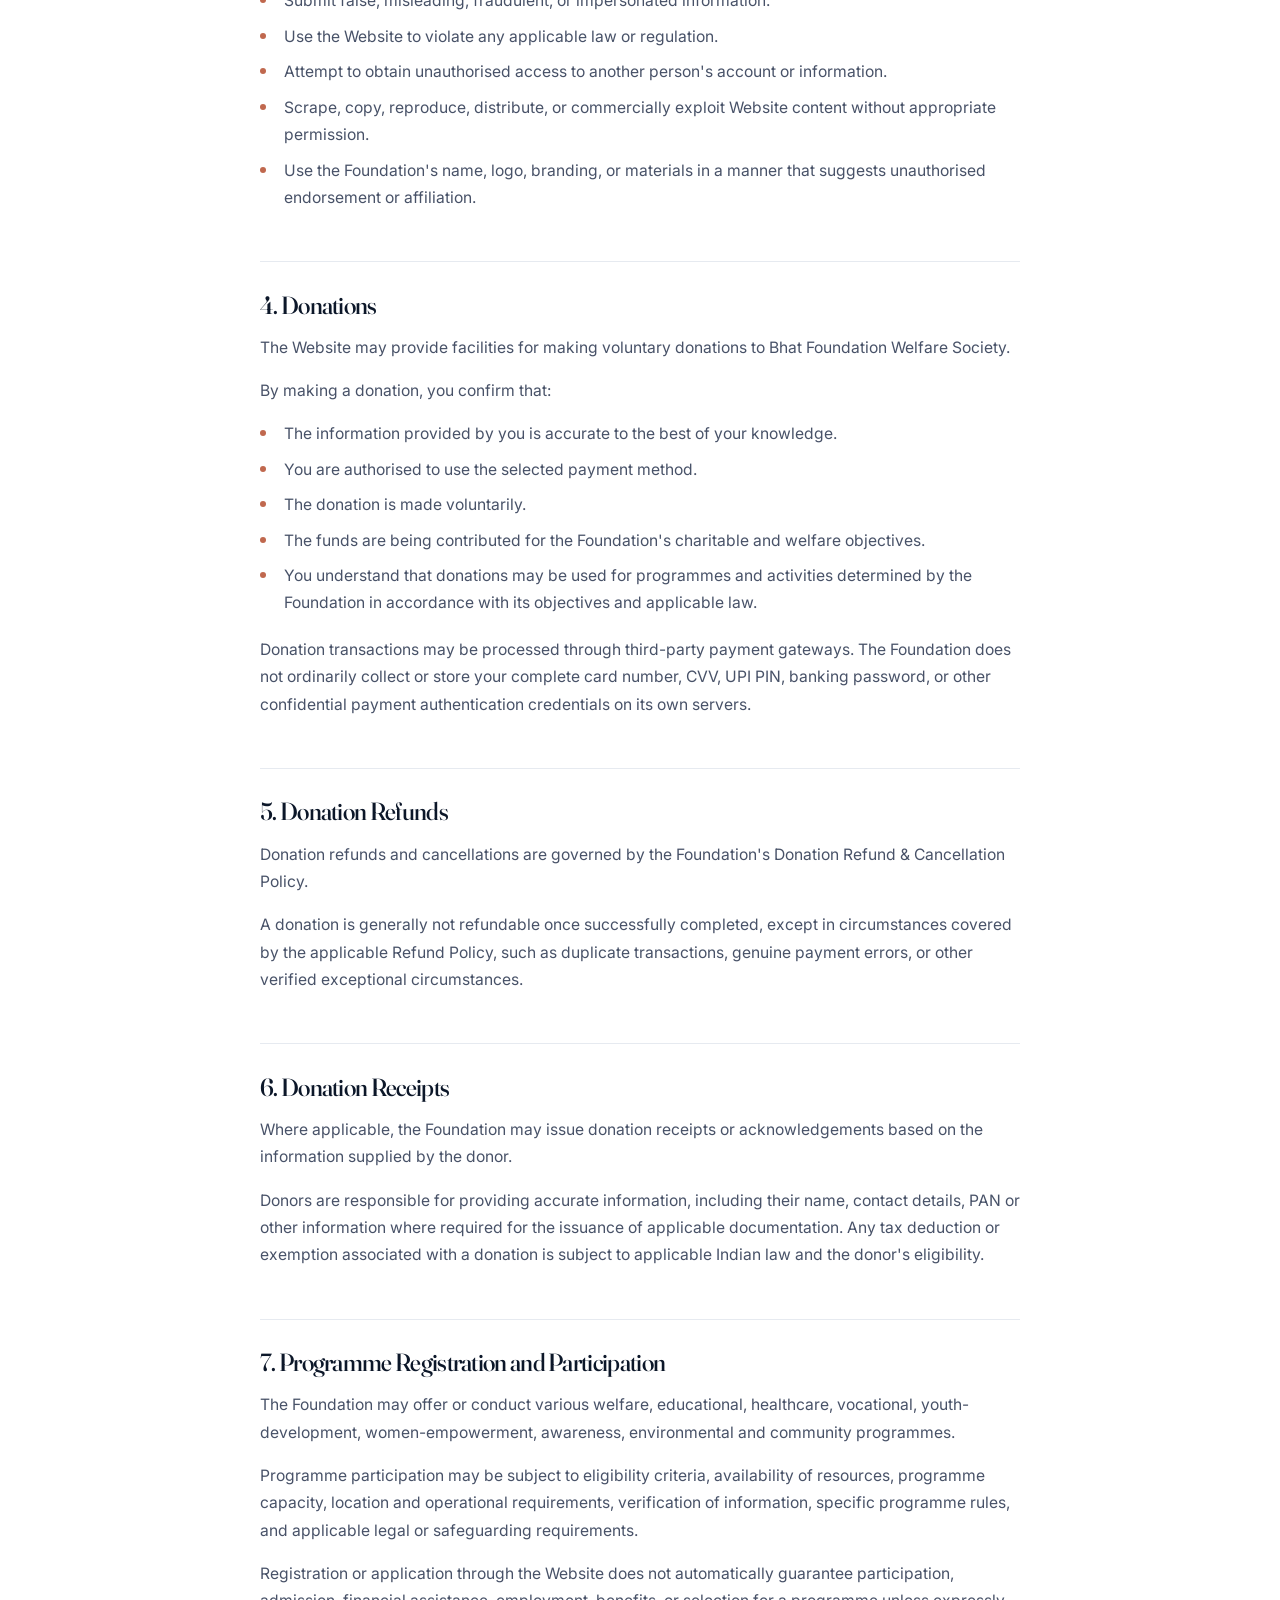
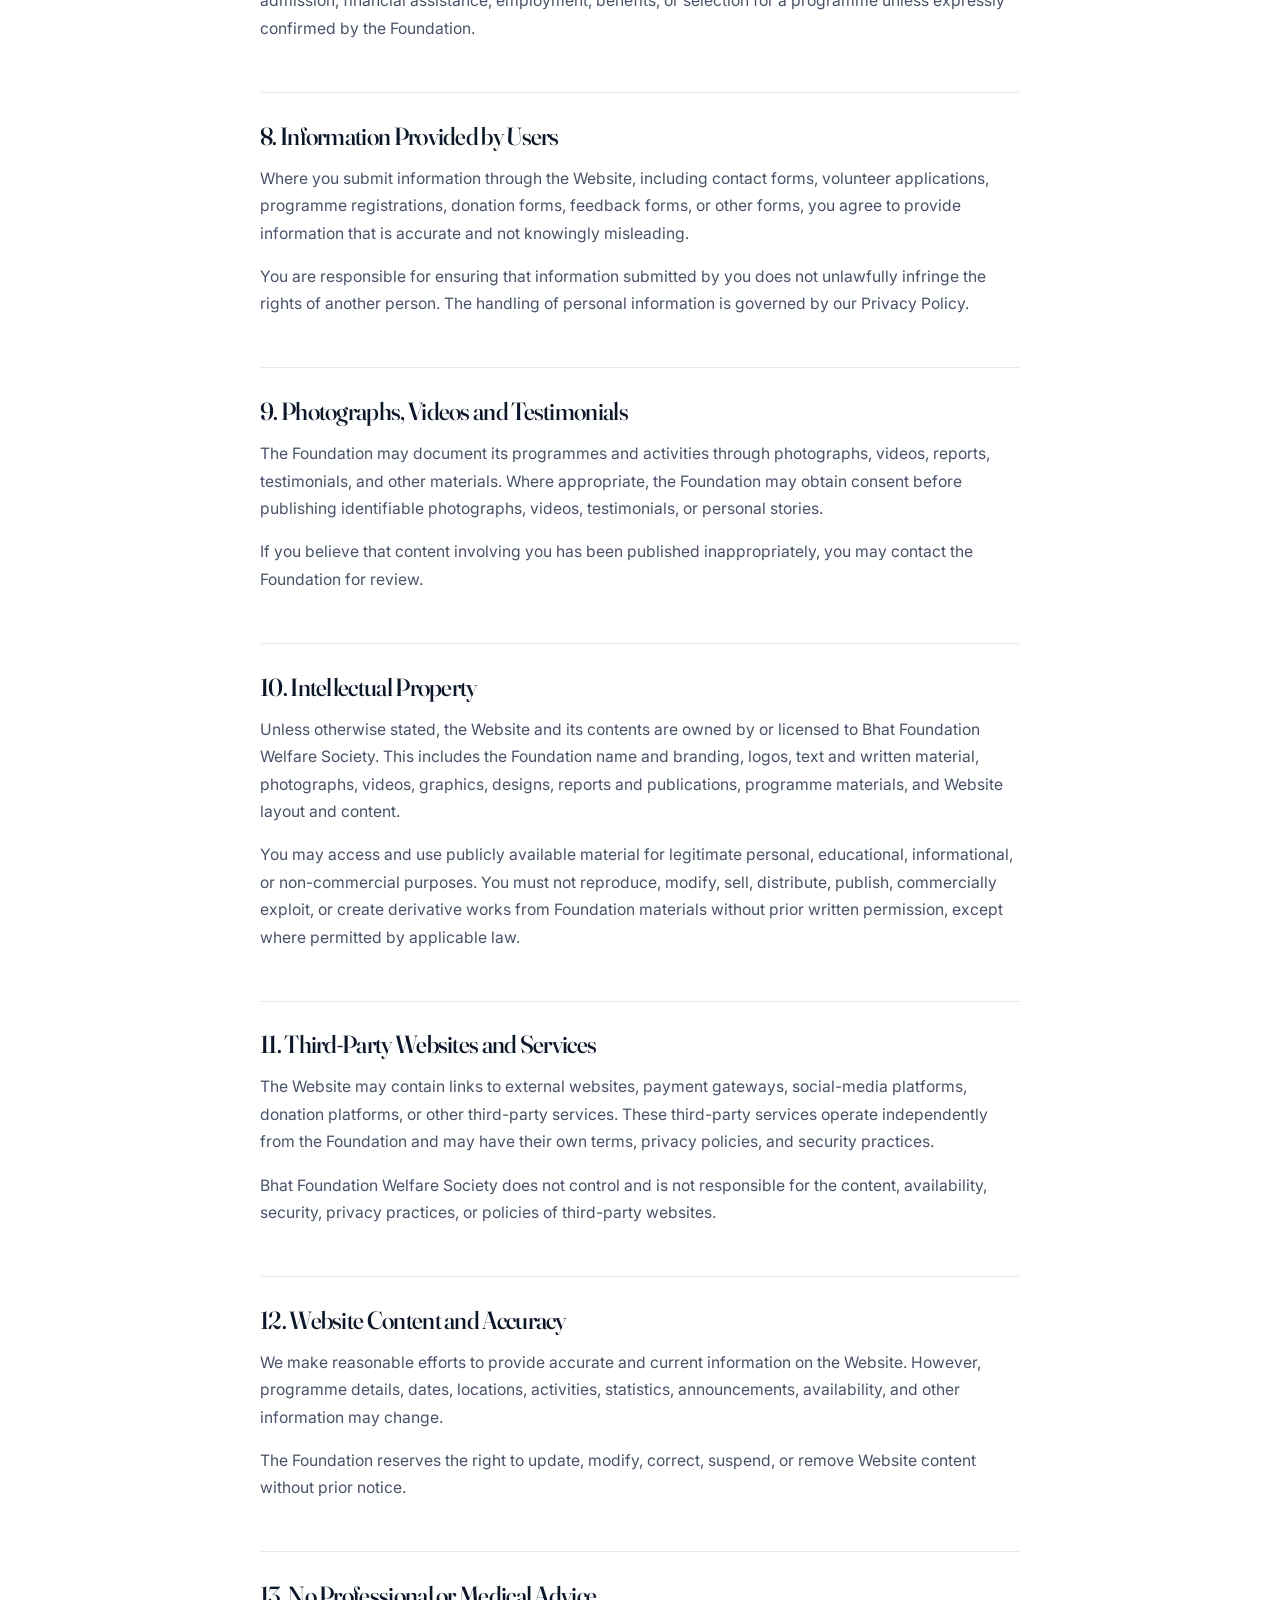
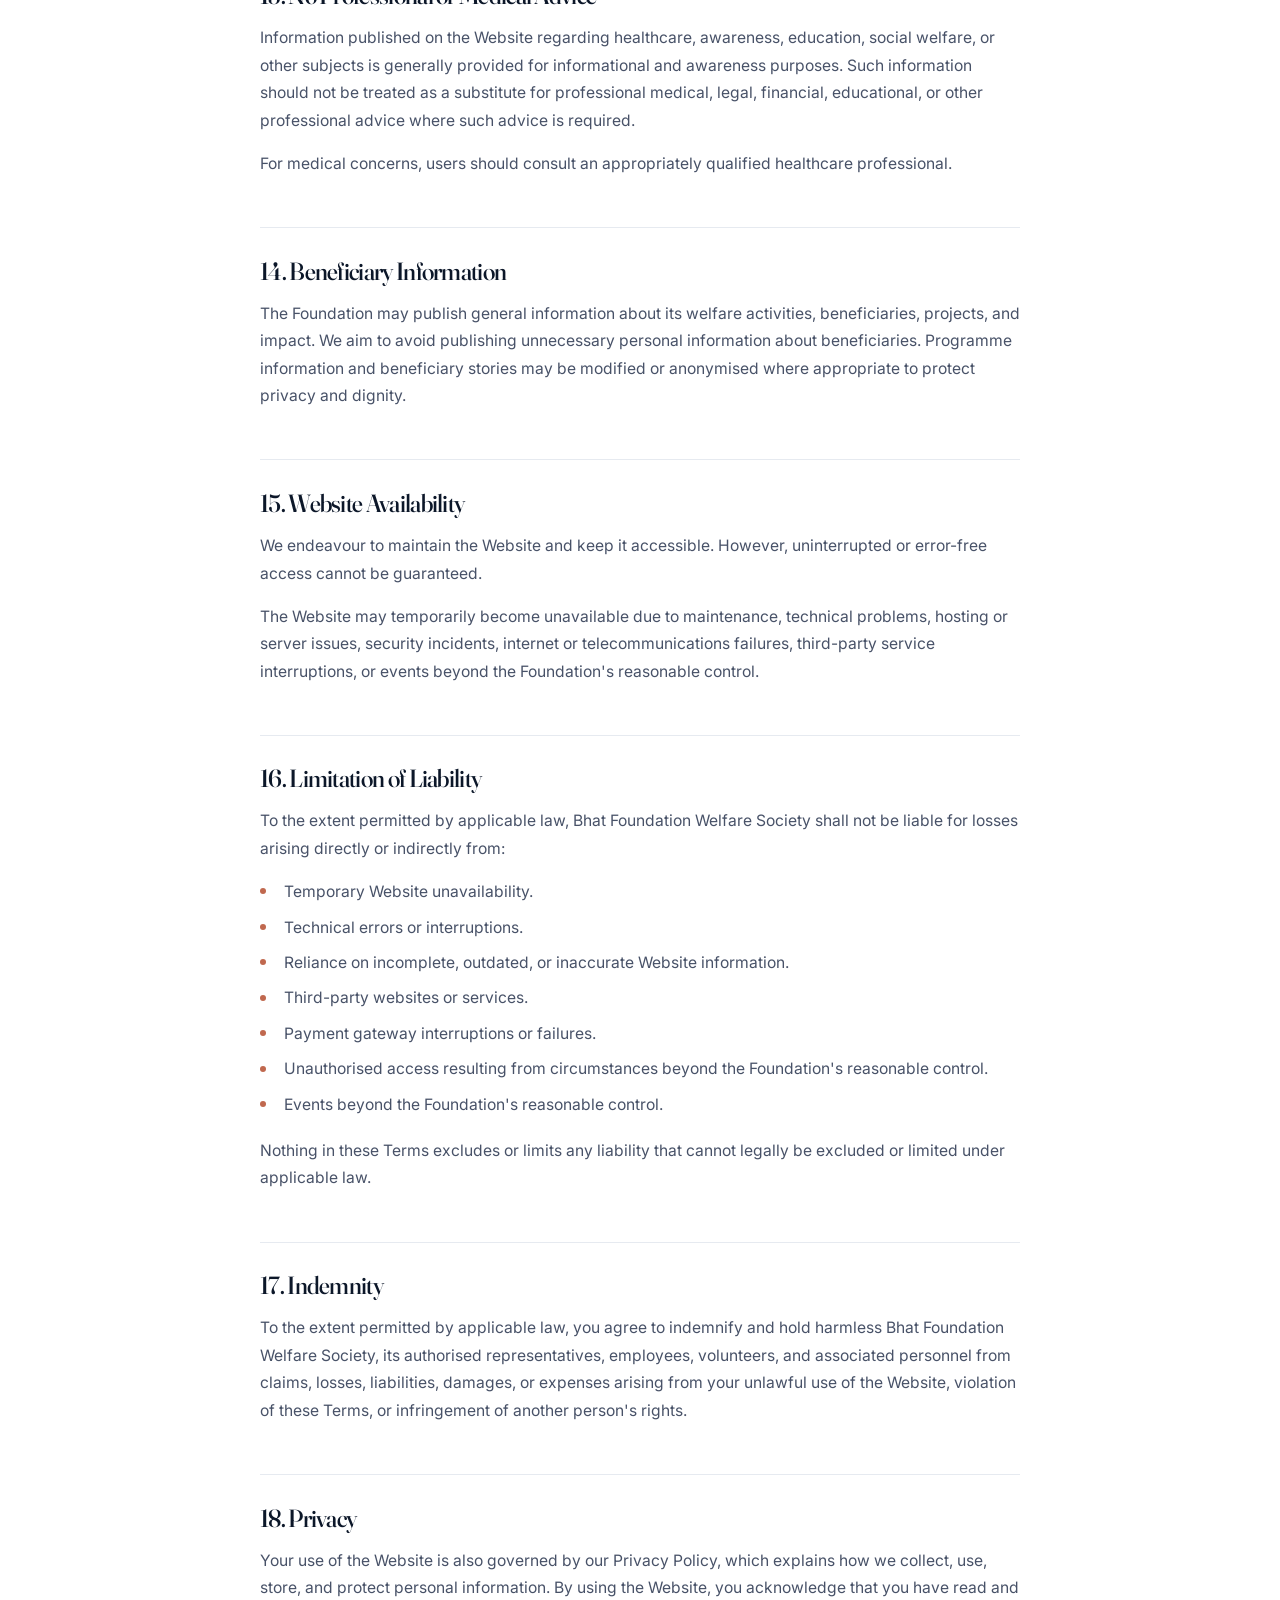
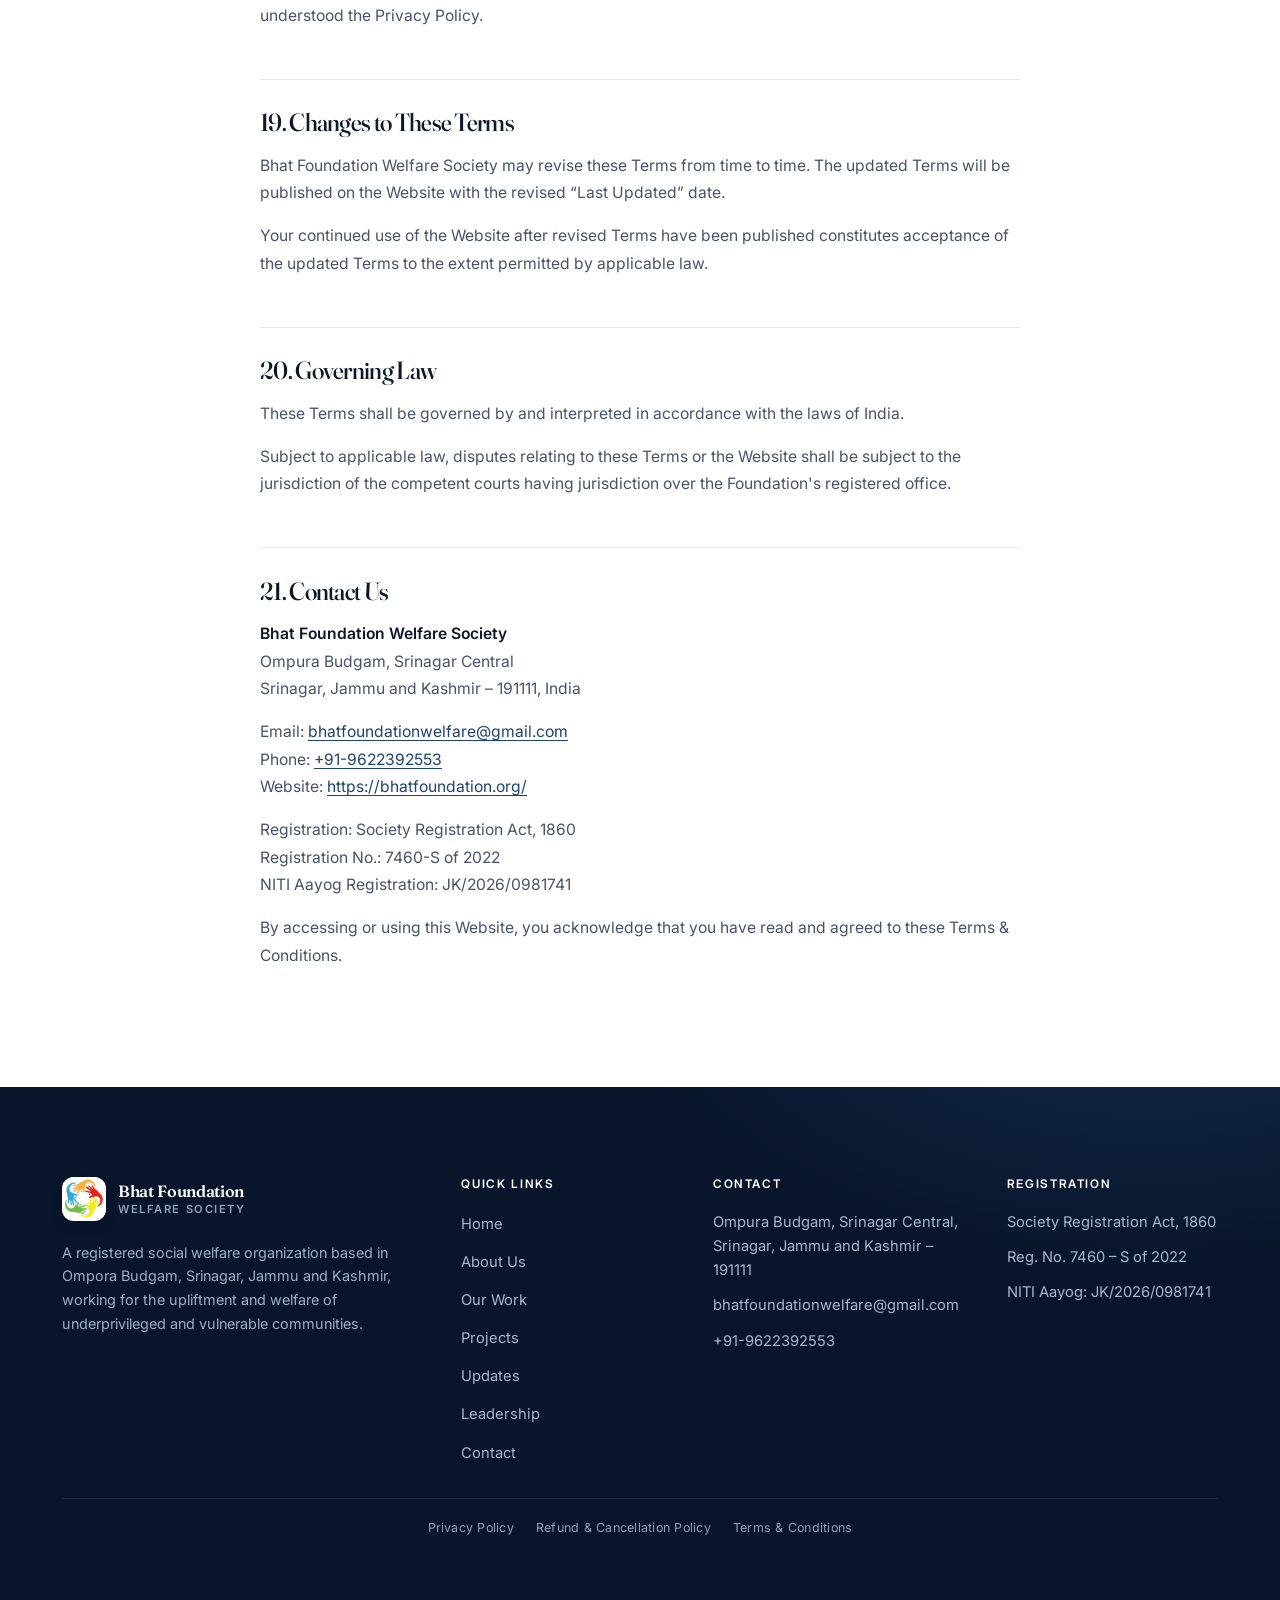
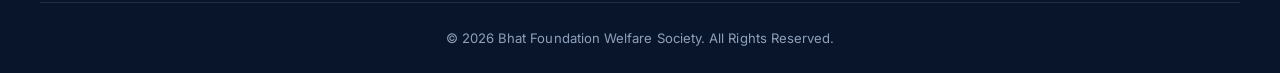
<file: terms.html>
<!DOCTYPE html>
<html lang="en">
<head>
<meta charset="utf-8">
<meta name="viewport" content="width=device-width, initial-scale=1">
<title>Terms &amp; Conditions | Bhat Foundation Welfare Society</title>
<meta name="description" content="Terms & Conditions for using the Bhat Foundation Welfare Society website.">
<meta name="theme-color" content="#0F2347">
<link rel="preconnect" href="https://fonts.googleapis.com">
<link rel="preconnect" href="https://fonts.gstatic.com" crossorigin>
<link href="https://fonts.googleapis.com/css2?family=Fraunces:opsz,wght@9..144,400;9..144,500;9..144,600;9..144,700&family=Inter:wght@400;500;600;700&display=swap" rel="stylesheet">
<link rel="stylesheet" href="css/styles.css">
<script>document.documentElement.classList.add('js');</script>
</head>
<body>

<a class="skip-link" href="#main">Skip to content</a>

<header class="site-header" id="siteHeader">
  <div class="container header-inner">
    <a class="brand" href="index.html" aria-label="Bhat Foundation Welfare Society — Home">
      <span class="brand-badge">
        <span class="brand-mark" aria-hidden="true">BF</span>
        <img src="images/logo.png" alt="Bhat Foundation Welfare Society logo" onerror="this.remove()">
      </span>
      <span class="brand-text">
        <strong>Bhat Foundation</strong>
        <span>Welfare Society</span>
      </span>
    </a>

    <button class="nav-toggle" id="navToggle" type="button" aria-expanded="false" aria-controls="primaryNav" aria-label="Open menu">
      <span class="nav-toggle-bars" aria-hidden="true"><i></i><i></i><i></i></span>
    </button>

    <nav class="primary-nav" id="primaryNav" aria-label="Primary">
      <ul>
        <li><a href="index.html">Home</a></li>
        <li><a href="about.html">About Us</a></li>
        <li><a href="our-work.html">Our Work</a></li>
        <li><a href="projects.html">Projects</a></li>
        <li><a href="updates.html">Updates</a></li>
        <li><a href="leadership.html">Leadership</a></li>
        <li><a href="contact.html">Contact</a></li>
      </ul>
      <a class="btn btn-primary nav-cta nav-donate" href="donate.html">Donate</a>
    </nav>
  </div>
</header>

<main id="main">

  <section class="page-hero">
    <div class="container">
      <p class="breadcrumb"><a href="index.html">Home</a> &nbsp;/&nbsp; Terms &amp; Conditions</p>
      <h1>Terms &amp; Conditions</h1>
      <p>Terms governing the use of the Bhat Foundation Welfare Society website.</p>
    </div>
  </section>

  <section class="section">
    <div class="container">
      <div class="legal-content">

        <div class="legal-meta">
          <p><strong>Effective Date</strong> 27 September 2026</p>
          <p><strong>Last Updated</strong> 27 September 2026</p>
        </div>

        <h2>1. About Bhat Foundation Welfare Society</h2>
        <p>Bhat Foundation Welfare Society is a social welfare organisation working towards the welfare and development of communities through initiatives including healthcare awareness, education support, youth development, women empowerment, vocational training, relief and community support, drug-awareness programmes, environmental activities, plantation, and water and sanitation awareness.</p>
        <p>The Foundation is registered under the Society Registration Act, 1860, with Registration No. 7460-S of 2022.</p>
        <p>NITI Aayog Registration: JK/2026/0981741</p>

        <h2>2. Use of the Website</h2>
        <p>You may use this Website for lawful purposes, including:</p>
        <ul>
          <li>Learning about the Foundation and its activities.</li>
          <li>Making voluntary donations.</li>
          <li>Registering for programmes or events.</li>
          <li>Applying for volunteer opportunities.</li>
          <li>Contacting the Foundation.</li>
          <li>Accessing publicly available information and resources.</li>
        </ul>
        <p>You agree not to use the Website for any unlawful, fraudulent, abusive, or unauthorised purpose.</p>

        <h2>3. Prohibited Activities</h2>
        <p>You must not:</p>
        <ul>
          <li>Attempt to gain unauthorised access to the Website or its systems.</li>
          <li>Introduce viruses, malware, malicious code, or other harmful material.</li>
          <li>Interfere with the Website's operation or security.</li>
          <li>Submit false, misleading, fraudulent, or impersonated information.</li>
          <li>Use the Website to violate any applicable law or regulation.</li>
          <li>Attempt to obtain unauthorised access to another person's account or information.</li>
          <li>Scrape, copy, reproduce, distribute, or commercially exploit Website content without appropriate permission.</li>
          <li>Use the Foundation's name, logo, branding, or materials in a manner that suggests unauthorised endorsement or affiliation.</li>
        </ul>

        <h2>4. Donations</h2>
        <p>The Website may provide facilities for making voluntary donations to Bhat Foundation Welfare Society.</p>
        <p>By making a donation, you confirm that:</p>
        <ul>
          <li>The information provided by you is accurate to the best of your knowledge.</li>
          <li>You are authorised to use the selected payment method.</li>
          <li>The donation is made voluntarily.</li>
          <li>The funds are being contributed for the Foundation's charitable and welfare objectives.</li>
          <li>You understand that donations may be used for programmes and activities determined by the Foundation in accordance with its objectives and applicable law.</li>
        </ul>
        <p>Donation transactions may be processed through third-party payment gateways. The Foundation does not ordinarily collect or store your complete card number, CVV, UPI PIN, banking password, or other confidential payment authentication credentials on its own servers.</p>

        <h2>5. Donation Refunds</h2>
        <p>Donation refunds and cancellations are governed by the Foundation's Donation Refund &amp; Cancellation Policy.</p>
        <p>A donation is generally not refundable once successfully completed, except in circumstances covered by the applicable Refund Policy, such as duplicate transactions, genuine payment errors, or other verified exceptional circumstances.</p>

        <h2>6. Donation Receipts</h2>
        <p>Where applicable, the Foundation may issue donation receipts or acknowledgements based on the information supplied by the donor.</p>
        <p>Donors are responsible for providing accurate information, including their name, contact details, PAN or other information where required for the issuance of applicable documentation. Any tax deduction or exemption associated with a donation is subject to applicable Indian law and the donor's eligibility.</p>

        <h2>7. Programme Registration and Participation</h2>
        <p>The Foundation may offer or conduct various welfare, educational, healthcare, vocational, youth-development, women-empowerment, awareness, environmental and community programmes.</p>
        <p>Programme participation may be subject to eligibility criteria, availability of resources, programme capacity, location and operational requirements, verification of information, specific programme rules, and applicable legal or safeguarding requirements.</p>
        <p>Registration or application through the Website does not automatically guarantee participation, admission, financial assistance, employment, benefits, or selection for a programme unless expressly confirmed by the Foundation.</p>

        <h2>8. Information Provided by Users</h2>
        <p>Where you submit information through the Website, including contact forms, volunteer applications, programme registrations, donation forms, feedback forms, or other forms, you agree to provide information that is accurate and not knowingly misleading.</p>
        <p>You are responsible for ensuring that information submitted by you does not unlawfully infringe the rights of another person. The handling of personal information is governed by our Privacy Policy.</p>

        <h2>9. Photographs, Videos and Testimonials</h2>
        <p>The Foundation may document its programmes and activities through photographs, videos, reports, testimonials, and other materials. Where appropriate, the Foundation may obtain consent before publishing identifiable photographs, videos, testimonials, or personal stories.</p>
        <p>If you believe that content involving you has been published inappropriately, you may contact the Foundation for review.</p>

        <h2>10. Intellectual Property</h2>
        <p>Unless otherwise stated, the Website and its contents are owned by or licensed to Bhat Foundation Welfare Society. This includes the Foundation name and branding, logos, text and written material, photographs, videos, graphics, designs, reports and publications, programme materials, and Website layout and content.</p>
        <p>You may access and use publicly available material for legitimate personal, educational, informational, or non-commercial purposes. You must not reproduce, modify, sell, distribute, publish, commercially exploit, or create derivative works from Foundation materials without prior written permission, except where permitted by applicable law.</p>

        <h2>11. Third-Party Websites and Services</h2>
        <p>The Website may contain links to external websites, payment gateways, social-media platforms, donation platforms, or other third-party services. These third-party services operate independently from the Foundation and may have their own terms, privacy policies, and security practices.</p>
        <p>Bhat Foundation Welfare Society does not control and is not responsible for the content, availability, security, privacy practices, or policies of third-party websites.</p>

        <h2>12. Website Content and Accuracy</h2>
        <p>We make reasonable efforts to provide accurate and current information on the Website. However, programme details, dates, locations, activities, statistics, announcements, availability, and other information may change.</p>
        <p>The Foundation reserves the right to update, modify, correct, suspend, or remove Website content without prior notice.</p>

        <h2>13. No Professional or Medical Advice</h2>
        <p>Information published on the Website regarding healthcare, awareness, education, social welfare, or other subjects is generally provided for informational and awareness purposes. Such information should not be treated as a substitute for professional medical, legal, financial, educational, or other professional advice where such advice is required.</p>
        <p>For medical concerns, users should consult an appropriately qualified healthcare professional.</p>

        <h2>14. Beneficiary Information</h2>
        <p>The Foundation may publish general information about its welfare activities, beneficiaries, projects, and impact. We aim to avoid publishing unnecessary personal information about beneficiaries. Programme information and beneficiary stories may be modified or anonymised where appropriate to protect privacy and dignity.</p>

        <h2>15. Website Availability</h2>
        <p>We endeavour to maintain the Website and keep it accessible. However, uninterrupted or error-free access cannot be guaranteed.</p>
        <p>The Website may temporarily become unavailable due to maintenance, technical problems, hosting or server issues, security incidents, internet or telecommunications failures, third-party service interruptions, or events beyond the Foundation's reasonable control.</p>

        <h2>16. Limitation of Liability</h2>
        <p>To the extent permitted by applicable law, Bhat Foundation Welfare Society shall not be liable for losses arising directly or indirectly from:</p>
        <ul>
          <li>Temporary Website unavailability.</li>
          <li>Technical errors or interruptions.</li>
          <li>Reliance on incomplete, outdated, or inaccurate Website information.</li>
          <li>Third-party websites or services.</li>
          <li>Payment gateway interruptions or failures.</li>
          <li>Unauthorised access resulting from circumstances beyond the Foundation's reasonable control.</li>
          <li>Events beyond the Foundation's reasonable control.</li>
        </ul>
        <p>Nothing in these Terms excludes or limits any liability that cannot legally be excluded or limited under applicable law.</p>

        <h2>17. Indemnity</h2>
        <p>To the extent permitted by applicable law, you agree to indemnify and hold harmless Bhat Foundation Welfare Society, its authorised representatives, employees, volunteers, and associated personnel from claims, losses, liabilities, damages, or expenses arising from your unlawful use of the Website, violation of these Terms, or infringement of another person's rights.</p>

        <h2>18. Privacy</h2>
        <p>Your use of the Website is also governed by our Privacy Policy, which explains how we collect, use, store, and protect personal information. By using the Website, you acknowledge that you have read and understood the Privacy Policy.</p>

        <h2>19. Changes to These Terms</h2>
        <p>Bhat Foundation Welfare Society may revise these Terms from time to time. The updated Terms will be published on the Website with the revised &ldquo;Last Updated&rdquo; date.</p>
        <p>Your continued use of the Website after revised Terms have been published constitutes acceptance of the updated Terms to the extent permitted by applicable law.</p>

        <h2>20. Governing Law</h2>
        <p>These Terms shall be governed by and interpreted in accordance with the laws of India.</p>
        <p>Subject to applicable law, disputes relating to these Terms or the Website shall be subject to the jurisdiction of the competent courts having jurisdiction over the Foundation's registered office.</p>

        <h2>21. Contact Us</h2>
        <p><strong>Bhat Foundation Welfare Society</strong><br>Ompura Budgam, Srinagar Central<br>Srinagar, Jammu and Kashmir &ndash; 191111, India</p>
        <p>Email: <a href="mailto:bhatfoundationwelfare@gmail.com">bhatfoundationwelfare@gmail.com</a><br>Phone: <a href="tel:+919622392553">+91-9622392553</a><br>Website: <a href="https://bhatfoundation.org/">https://bhatfoundation.org/</a></p>
        <p>Registration: Society Registration Act, 1860<br>Registration No.: 7460-S of 2022<br>NITI Aayog Registration: JK/2026/0981741</p>
        <p>By accessing or using this Website, you acknowledge that you have read and agreed to these Terms &amp; Conditions.</p>

      </div>
    </div>
  </section>

</main>

<footer class="site-footer">
  <div class="container footer-grid">
    <div class="footer-brand">
      <a class="brand brand--footer" href="index.html">
        <span class="brand-badge">
          <span class="brand-mark" aria-hidden="true">BF</span>
          <img src="images/logo.png" alt="" onerror="this.remove()">
        </span>
        <span class="brand-text"><strong>Bhat Foundation</strong><span>Welfare Society</span></span>
      </a>
      <p class="footer-desc">A registered social welfare organization based in Ompora Budgam, Srinagar, Jammu and Kashmir, working for the upliftment and welfare of underprivileged and vulnerable communities.</p>
    </div>
    <nav class="footer-col" aria-label="Quick links">
      <h3>Quick Links</h3>
      <ul>
        <li><a href="index.html">Home</a></li>
        <li><a href="about.html">About Us</a></li>
        <li><a href="our-work.html">Our Work</a></li>
        <li><a href="projects.html">Projects</a></li>
        <li><a href="updates.html">Updates</a></li>
        <li><a href="leadership.html">Leadership</a></li>
        <li><a href="contact.html">Contact</a></li>
      </ul>
    </nav>
    <div class="footer-col">
      <h3>Contact</h3>
      <ul class="footer-contact">
        <li>Ompura Budgam, Srinagar Central,<br>Srinagar, Jammu and Kashmir &ndash; 191111</li>
        <li><a href="mailto:bhatfoundationwelfare@gmail.com">bhatfoundationwelfare@gmail.com</a></li>
        <li><a href="tel:+919622392553">+91-9622392553</a></li>
      </ul>
    </div>
    <div class="footer-col">
      <h3>Registration</h3>
      <ul class="footer-contact">
        <li>Society Registration Act, 1860</li>
        <li>Reg. No. 7460 &ndash; S of 2022</li>
        <li>NITI Aayog: JK/2026/0981741</li>
      </ul>
    </div>
  </div>
  <div class="container">
    <nav class="footer-legal" aria-label="Legal">
      <a href="privacy-policy.html">Privacy Policy</a>
      <a href="refund-policy.html">Refund &amp; Cancellation Policy</a>
      <a href="terms.html">Terms &amp; Conditions</a>
    </nav>
  </div>
  <div class="container footer-bottom">
    <p>&copy; <span id="year">2026</span> Bhat Foundation Welfare Society. All Rights Reserved.</p>
  </div>
</footer>

<script src="js/main.js"></script>
</body>
</html>
</file>
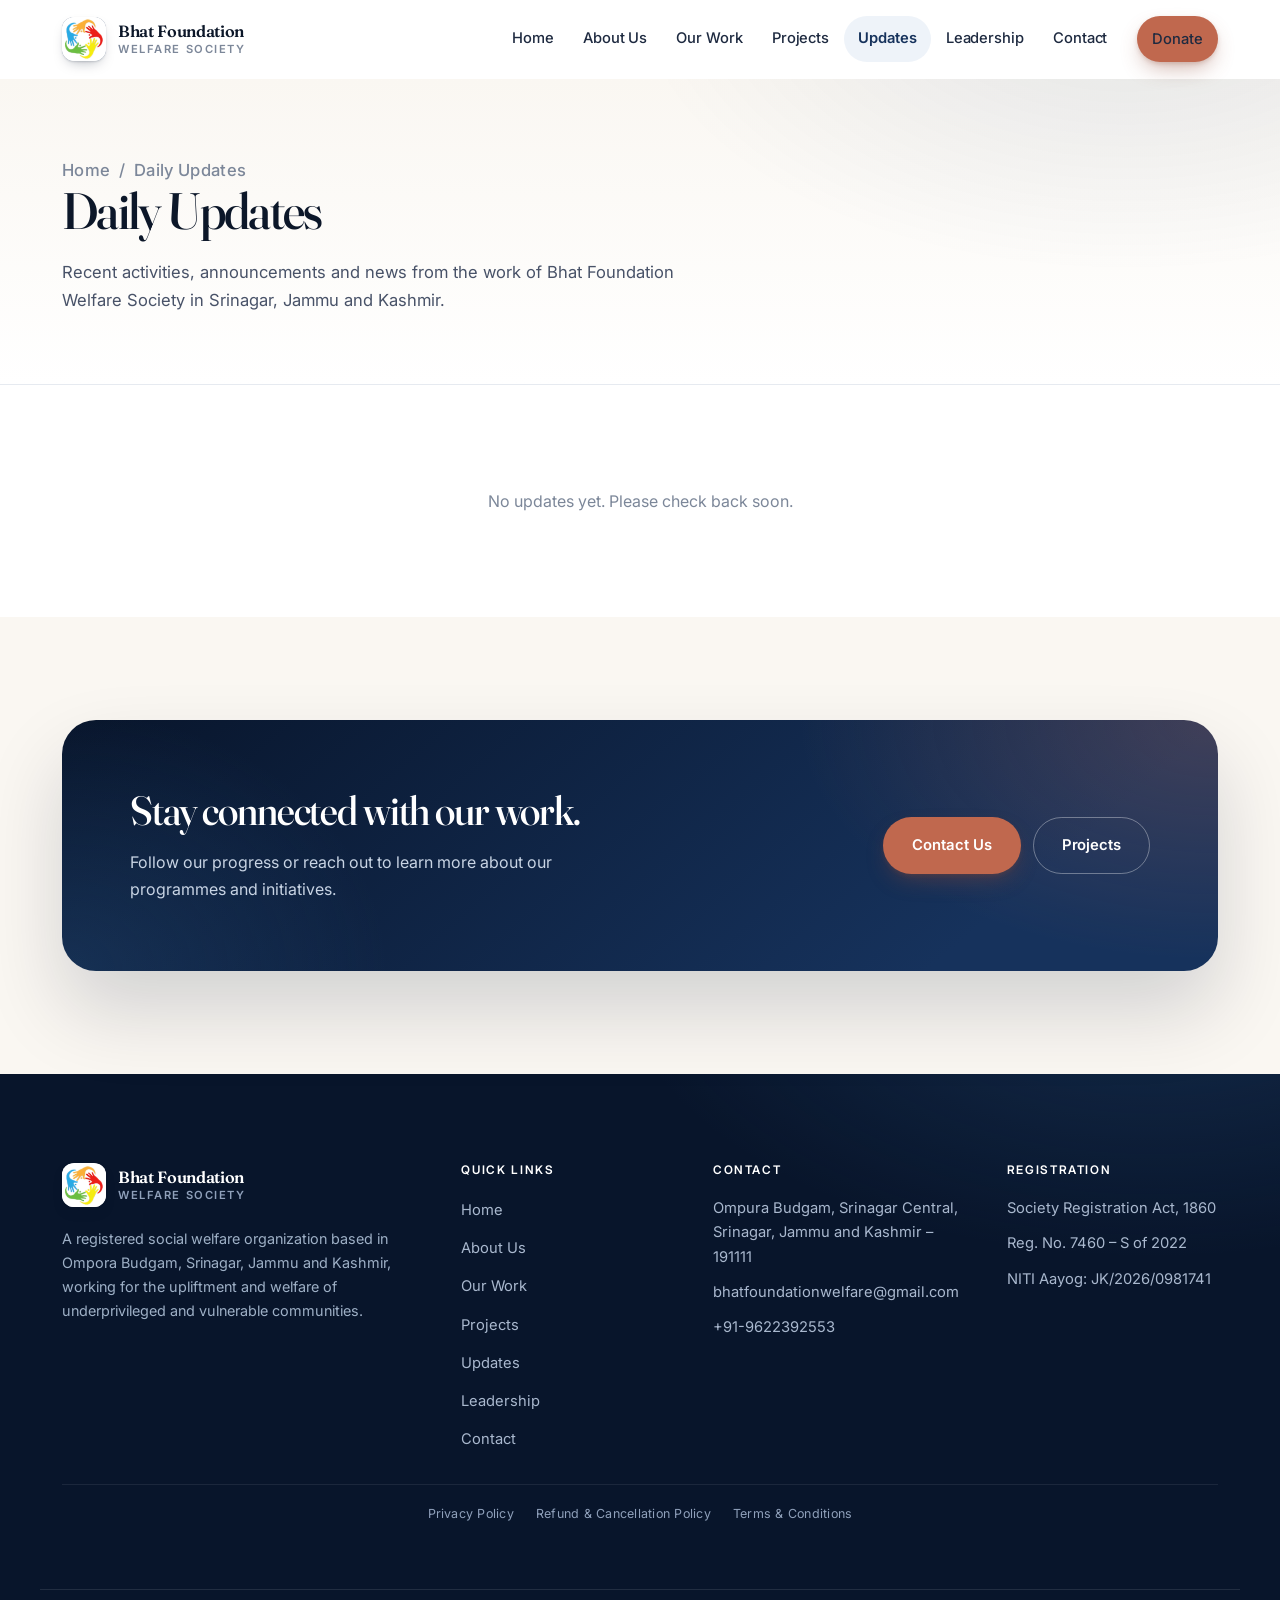
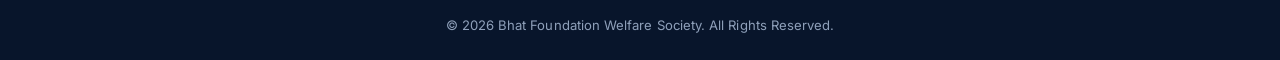
<file: updates.html>
<!DOCTYPE html>
<html lang="en">
<head>
<meta charset="utf-8">
<meta name="viewport" content="width=device-width, initial-scale=1">
<title>Daily Updates | Bhat Foundation Welfare Society</title>
<meta name="description" content="Latest news, announcements and activities from Bhat Foundation Welfare Society, Srinagar, Jammu and Kashmir.">
<meta name="theme-color" content="#0F2347">
<link rel="preconnect" href="https://fonts.googleapis.com">
<link rel="preconnect" href="https://fonts.gstatic.com" crossorigin>
<link href="https://fonts.googleapis.com/css2?family=Fraunces:opsz,wght@9..144,400;9..144,500;9..144,600;9..144,700&family=Inter:wght@400;500;600;700&display=swap" rel="stylesheet">
<link rel="stylesheet" href="css/styles.css">
<script>document.documentElement.classList.add('js');</script>
</head>
<body>

<a class="skip-link" href="#main">Skip to content</a>

<header class="site-header" id="siteHeader">
  <div class="container header-inner">
    <a class="brand" href="index.html" aria-label="Bhat Foundation Welfare Society — Home">
      <span class="brand-badge">
        <span class="brand-mark" aria-hidden="true">BF</span>
        <img src="images/logo.png" alt="Bhat Foundation Welfare Society logo" onerror="this.remove()">
      </span>
      <span class="brand-text">
        <strong>Bhat Foundation</strong>
        <span>Welfare Society</span>
      </span>
    </a>

    <button class="nav-toggle" id="navToggle" type="button" aria-expanded="false" aria-controls="primaryNav" aria-label="Open menu">
      <span class="nav-toggle-bars" aria-hidden="true"><i></i><i></i><i></i></span>
    </button>

    <nav class="primary-nav" id="primaryNav" aria-label="Primary">
      <ul>
        <li><a href="index.html">Home</a></li>
        <li><a href="about.html">About Us</a></li>
        <li><a href="our-work.html">Our Work</a></li>
        <li><a href="projects.html">Projects</a></li>
        <li><a href="updates.html" aria-current="page">Updates</a></li>
        <li><a href="leadership.html">Leadership</a></li>
        <li><a href="contact.html">Contact</a></li>
      </ul>
      <a class="btn btn-primary nav-cta nav-donate" href="donate.html">Donate</a>
    </nav>
  </div>
</header>

<main id="main">

  <section class="page-hero">
    <div class="container">
      <p class="breadcrumb"><a href="index.html">Home</a> &nbsp;/&nbsp; Daily Updates</p>
      <h1>Daily Updates</h1>
      <p>Recent activities, announcements and news from the work of Bhat Foundation Welfare Society in Srinagar, Jammu and Kashmir.</p>
    </div>
  </section>

  <section class="section">
    <div class="container">
      <div class="updates-list" id="updatesList" style="max-width:860px;margin-inline:auto;">
        <noscript><p>Please enable JavaScript to view the updates.</p></noscript>
      </div>
    </div>
  </section>

  <section class="section section--soft">
    <div class="container">
      <div class="cta-band">
        <div class="cta-band-text">
          <h2>Stay connected with our work.</h2>
          <p>Follow our progress or reach out to learn more about our programmes and initiatives.</p>
        </div>
        <div class="cta-band-actions">
          <a class="btn btn-accent" href="contact.html">Contact Us</a>
          <a class="btn btn-outline-light" href="projects.html">Projects</a>
        </div>
      </div>
    </div>
  </section>

</main>

<footer class="site-footer">
  <div class="container footer-grid">
    <div class="footer-brand">
      <a class="brand brand--footer" href="index.html">
        <span class="brand-badge">
          <span class="brand-mark" aria-hidden="true">BF</span>
          <img src="images/logo.png" alt="" onerror="this.remove()">
        </span>
        <span class="brand-text"><strong>Bhat Foundation</strong><span>Welfare Society</span></span>
      </a>
      <p class="footer-desc">A registered social welfare organization based in Ompora Budgam, Srinagar, Jammu and Kashmir, working for the upliftment and welfare of underprivileged and vulnerable communities.</p>
    </div>
    <nav class="footer-col" aria-label="Quick links">
      <h3>Quick Links</h3>
      <ul>
        <li><a href="index.html">Home</a></li>
        <li><a href="about.html">About Us</a></li>
        <li><a href="our-work.html">Our Work</a></li>
        <li><a href="projects.html">Projects</a></li>
        <li><a href="updates.html">Updates</a></li>
        <li><a href="leadership.html">Leadership</a></li>
        <li><a href="contact.html">Contact</a></li>
      </ul>
    </nav>
    <div class="footer-col">
      <h3>Contact</h3>
      <ul class="footer-contact">
        <li>Ompura Budgam, Srinagar Central,<br>Srinagar, Jammu and Kashmir &ndash; 191111</li>
        <li><a href="mailto:bhatfoundationwelfare@gmail.com">bhatfoundationwelfare@gmail.com</a></li>
        <li><a href="tel:+919622392553">+91-9622392553</a></li>
      </ul>
    </div>
    <div class="footer-col">
      <h3>Registration</h3>
      <ul class="footer-contact">
        <li>Society Registration Act, 1860</li>
        <li>Reg. No. 7460 &ndash; S of 2022</li>
        <li>NITI Aayog: JK/2026/0981741</li>
      </ul>
    </div>
  </div>
  <div class="container">
    <nav class="footer-legal" aria-label="Legal">
      <a href="privacy-policy.html">Privacy Policy</a>
      <a href="refund-policy.html">Refund &amp; Cancellation Policy</a>
      <a href="terms.html">Terms &amp; Conditions</a>
    </nav>
  </div>
  <div class="container footer-bottom">
    <p>&copy; <span id="year">2026</span> Bhat Foundation Welfare Society. All Rights Reserved.</p>
  </div>
</footer>

<script src="js/updates-data.js"></script>
<script src="js/main.js"></script>
<script>
  (function () {
    'use strict';
    var MONTHS = ['JAN','FEB','MAR','APR','MAY','JUN','JUL','AUG','SEP','OCT','NOV','DEC'];

    function escapeHTML(str) {
      return String(str == null ? '' : str)
        .replace(/&/g, '&amp;').replace(/</g, '&lt;').replace(/>/g, '&gt;')
        .replace(/"/g, '&quot;').replace(/'/g, '&#39;');
    }

    function initUpdates(updates) {
      var list = document.getElementById('updatesList');
      if (!list) return;
      if (!updates || !updates.length) {
        list.innerHTML = '<p style="color:var(--muted);text-align:center;">No updates yet. Please check back soon.</p>';
        return;
      }
      list.innerHTML = updates.map(function (u) {
        var d = u.date ? new Date(u.date) : null;
        var day = (d && !isNaN(d)) ? String(d.getDate()).padStart(2, '0') : '';
        var month = (d && !isNaN(d)) ? MONTHS[d.getMonth()] : '';
        var tagHTML = u.tag ? '<span class="update-tag">' + escapeHTML(u.tag) + '</span>' : '';
        return '<article class="update-item">' +
          '<div class="update-date" aria-hidden="true"><span class="d">' + day + '</span><span class="m">' + month + '</span></div>' +
          '<div class="update-body">' + tagHTML + '<h3>' + escapeHTML(u.title) + '</h3><p>' + escapeHTML(u.excerpt) + '</p></div>' +
        '</article>';
      }).join('');
    }

    loadSiteContent().then(function (data) {
      initUpdates(data.updates);
    });
  })();
</script>
</body>
</html>
</file>
<file: css/styles.css>
:root{
  --navy-950:#08152B; --navy-900:#0F2347; --navy-800:#16325C;
  --navy-700:#1E4272; --navy-600:#2A5689; --navy-100:#DCE6F2; --navy-50:#EEF3F9;
  --clay-700:#8E4A38; --clay-600:#A85742; --clay-500:#C0684E;
  --clay-400:#D3836A; --clay-200:#F1D5C7; --clay-100:#F8E7DE; --clay-50:#FCF2EC;
  --cream:#FAF7F2; --cream-2:#F4EEE4; --sand:#ECE3D5;
  --ink:#0C1729; --ink-2:#1E2A40; --body:#485268; --muted:#7C8799;
  --line:#E6EAF0; --line-2:#D6DCE5; --bg:#FFFFFF;
  --r-sm:10px; --r:16px; --r-lg:24px; --r-xl:34px;
  --sh-xs:0 1px 2px rgba(8,21,43,.05);
  --sh-sm:0 1px 2px rgba(8,21,43,.04),0 2px 8px rgba(8,21,43,.05);
  --sh-md:0 2px 4px rgba(8,21,43,.04),0 12px 26px rgba(8,21,43,.07);
  --sh-lg:0 4px 8px rgba(8,21,43,.05),0 24px 48px rgba(8,21,43,.10);
  --sh-xl:0 40px 80px rgba(8,21,43,.16);
  --maxw:1200px; --header-h:78px;
  --font-display:'Fraunces','Iowan Old Style',Georgia,serif;
  --font-body:'Inter',system-ui,-apple-system,'Segoe UI',Roboto,sans-serif;
}
*,*::before,*::after{box-sizing:border-box;}
html{-webkit-text-size-adjust:100%;scroll-behavior:smooth;}
body{margin:0;font-family:var(--font-body);font-size:16px;line-height:1.7;color:var(--body);background:var(--bg);overflow-x:hidden;-webkit-font-smoothing:antialiased;-moz-osx-font-smoothing:grayscale;text-rendering:optimizeLegibility;}
body.nav-open{overflow:hidden;}
img,svg{max-width:100%;display:block;}
a{color:var(--navy-700);text-decoration:none;transition:color .2s ease;}
a:hover{color:var(--navy-900);}
ul{margin:0;padding:0;list-style:none;}
button{font:inherit;}
:focus-visible{outline:2.5px solid var(--clay-500);outline-offset:3px;border-radius:6px;}
.skip-link{position:absolute;left:-9999px;top:0;z-index:200;background:var(--navy-900);color:#fff;padding:12px 22px;border-radius:0 0 10px 0;font-weight:600;}
.skip-link:focus{left:0;color:#fff;}
h1,h2,h3,h4{font-family:var(--font-display);color:var(--ink);margin:0 0 .55em;line-height:1.08;letter-spacing:-.022em;font-weight:500;font-variation-settings:"opsz" 96,"SOFT" 0,"WONK" 0;}
h1{font-size:clamp(2.3rem,5.4vw,3.9rem);letter-spacing:-.032em;line-height:1.04;}
h2{font-size:clamp(1.7rem,3.6vw,2.55rem);letter-spacing:-.028em;line-height:1.1;}
h3{font-size:clamp(1.1rem,1.9vw,1.35rem);letter-spacing:-.018em;line-height:1.25;}
p{margin:0 0 1.1em;}
p:last-child{margin-bottom:0;}
.container{width:100%;max-width:var(--maxw);margin-inline:auto;padding-inline:22px;}
.section{padding:clamp(64px,8vw,112px) 0;}
.section--soft{background:var(--cream);}
.section-head{max-width:740px;margin-bottom:clamp(32px,4.5vw,56px);}
.section-head--center{margin-inline:auto;text-align:center;}
.section-sub{font-size:1.05rem;color:var(--body);margin:0;}
.section-foot{margin-top:clamp(30px,4vw,48px);}
.eyebrow{display:inline-flex;align-items:center;gap:9px;font-family:var(--font-body);text-transform:uppercase;letter-spacing:.16em;font-size:.72rem;font-weight:600;color:var(--navy-700);margin:0 0 18px;}
.eyebrow::before{content:"";width:22px;height:1.5px;background:var(--clay-500);border-radius:2px;}
.section-head--center .eyebrow{justify-content:center;}
.eyebrow--light{color:var(--clay-400);}
.eyebrow--light::before{background:var(--clay-400);}
.hl{font-style:italic;font-weight:400;color:var(--clay-500);font-variation-settings:"opsz" 144,"SOFT" 50,"WONK" 1;}
.grid{display:grid;gap:clamp(18px,2.4vw,28px);}
.grid-2,.grid-3,.grid-4{grid-template-columns:1fr;}
.split{display:grid;gap:clamp(34px,5.5vw,72px);align-items:center;}
.link-arrow{display:inline-flex;align-items:center;gap:9px;font-weight:600;color:var(--navy-700);}
.link-arrow span{transition:transform .3s cubic-bezier(.2,.7,.3,1);}
.link-arrow:hover span{transform:translateX(5px);}
.btn{display:inline-flex;align-items:center;justify-content:center;gap:9px;padding:15px 28px;border-radius:999px;border:1.5px solid transparent;font-family:var(--font-body);font-weight:600;font-size:.93rem;letter-spacing:-.005em;cursor:pointer;text-align:center;transition:transform .25s cubic-bezier(.2,.7,.3,1),box-shadow .25s ease,background-color .2s ease,color .2s ease,border-color .2s ease;min-height:50px;white-space:nowrap;}
.btn:active{transform:translateY(1px);}
.btn-primary{background:var(--navy-800);color:#fff;box-shadow:0 2px 4px rgba(8,21,43,.15),0 10px 22px -6px rgba(8,21,43,.35);}
.btn-primary:hover{background:var(--navy-900);color:#fff;box-shadow:0 4px 8px rgba(8,21,43,.18),0 16px 30px -8px rgba(8,21,43,.45);transform:translateY(-1px);}
.btn-accent{background:var(--clay-500);color:#fff;box-shadow:0 2px 4px rgba(142,74,56,.2),0 10px 22px -6px rgba(142,74,56,.45);}
.btn-accent:hover{background:var(--clay-600);color:#fff;box-shadow:0 4px 8px rgba(142,74,56,.24),0 16px 30px -8px rgba(142,74,56,.55);transform:translateY(-1px);}
.btn-ghost{background:#fff;color:var(--navy-800);border-color:var(--line-2);box-shadow:var(--sh-xs);}
.btn-ghost:hover{border-color:var(--navy-700);color:var(--navy-800);background:#fff;}
.btn-outline{background:transparent;color:var(--navy-800);border-color:var(--navy-800);}
.btn-outline:hover{background:var(--navy-800);color:#fff;}
.btn-outline-light{background:transparent;color:#fff;border-color:rgba(255,255,255,.35);}
.btn-outline-light:hover{background:#fff;color:var(--navy-900);border-color:#fff;}
.btn-row{display:flex;flex-wrap:wrap;gap:12px;margin:30px 0 0;}
.site-header{position:sticky;top:0;z-index:100;background:rgba(255,255,255,.85);backdrop-filter:saturate(180%) blur(16px);-webkit-backdrop-filter:saturate(180%) blur(16px);border-bottom:1px solid transparent;transition:box-shadow .3s ease,border-color .3s ease,background-color .3s ease;}
.site-header.is-scrolled{border-bottom-color:var(--line);box-shadow:0 1px 0 rgba(8,21,43,.03),0 8px 24px -12px rgba(8,21,43,.15);}
.header-inner{display:flex;align-items:center;justify-content:space-between;gap:18px;min-height:var(--header-h);}
.brand{display:flex;align-items:center;gap:12px;flex-shrink:0;}
.brand-badge{position:relative;width:44px;height:44px;flex-shrink:0;border-radius:12px;background:var(--navy-800);display:grid;place-items:center;overflow:hidden;box-shadow:0 1px 2px rgba(8,21,43,.15),0 6px 14px -6px rgba(8,21,43,.35);}
.brand-mark{color:#fff;font-family:var(--font-display);font-weight:600;font-size:1.05rem;letter-spacing:-.02em;}
.brand-badge img{position:absolute;inset:0;width:100%;height:100%;object-fit:contain;background:#fff;}
.brand-text{display:flex;flex-direction:column;line-height:1.1;}
.brand-text strong{color:var(--ink);font-family:var(--font-display);font-size:1.02rem;font-weight:600;letter-spacing:-.02em;}
.brand-text span{color:var(--muted);font-size:.7rem;font-weight:600;letter-spacing:.14em;text-transform:uppercase;margin-top:2px;}
.nav-toggle{display:inline-flex;align-items:center;justify-content:center;width:46px;height:46px;border-radius:12px;background:var(--navy-50);border:1px solid var(--line);cursor:pointer;flex-shrink:0;transition:background-color .2s ease;}
.nav-toggle:hover{background:var(--navy-100);}
.nav-toggle-bars{display:block;width:20px;height:14px;position:relative;}
.nav-toggle-bars i{position:absolute;left:0;width:100%;height:2px;border-radius:2px;background:var(--navy-900);transition:transform .3s cubic-bezier(.2,.7,.3,1),opacity .2s ease,top .3s ease;}
.nav-toggle-bars i:nth-child(1){top:0;}
.nav-toggle-bars i:nth-child(2){top:6px;}
.nav-toggle-bars i:nth-child(3){top:12px;}
.nav-toggle[aria-expanded="true"] .nav-toggle-bars i:nth-child(1){top:6px;transform:rotate(45deg);}
.nav-toggle[aria-expanded="true"] .nav-toggle-bars i:nth-child(2){opacity:0;}
.nav-toggle[aria-expanded="true"] .nav-toggle-bars i:nth-child(3){top:6px;transform:rotate(-45deg);}
.primary-nav{position:fixed;inset:var(--header-h) 0 auto 0;background:#fff;border-bottom:1px solid var(--line);padding:10px 22px 28px;display:flex;flex-direction:column;gap:4px;transform:translateY(-14px);opacity:0;visibility:hidden;transition:opacity .28s ease,transform .28s ease,visibility .28s;max-height:calc(100dvh - var(--header-h));overflow-y:auto;box-shadow:0 24px 40px -20px rgba(8,21,43,.18);}
.primary-nav.is-open{transform:translateY(0);opacity:1;visibility:visible;}
.primary-nav ul{display:flex;flex-direction:column;}
.primary-nav a{display:block;padding:14px 4px;font-weight:500;color:var(--ink-2);border-bottom:1px solid var(--line);font-size:1rem;letter-spacing:-.005em;}
.primary-nav a:hover{color:var(--navy-700);}
.primary-nav a[aria-current="page"]{color:var(--navy-700);font-weight:600;}
.primary-nav a[aria-current="page"]::after{content:"";display:inline-block;width:5px;height:5px;border-radius:50%;background:var(--clay-500);margin-left:9px;vertical-align:middle;}
.nav-cta{margin-top:18px;width:100%;}
.nav-donate{background:var(--clay-500);color:#fff;box-shadow:0 2px 4px rgba(142,74,56,.2),0 10px 22px -6px rgba(142,74,56,.45);}
.nav-donate:hover{background:var(--clay-600);color:#fff;}
.hero{position:relative;overflow:hidden;background:radial-gradient(1000px 600px at 92% -20%,rgba(30,66,114,.10),transparent 60%),radial-gradient(800px 500px at -12% 110%,rgba(192,104,78,.11),transparent 62%),linear-gradient(180deg,var(--cream) 0%,#fff 70%);padding:clamp(52px,7vw,96px) 0 clamp(64px,8vw,116px);border-bottom:1px solid var(--line);}
.hero-grid{display:grid;gap:clamp(40px,5.5vw,72px);align-items:center;}
.hero-copy .lead{font-size:clamp(1.02rem,1.55vw,1.12rem);max-width:58ch;color:var(--body);}
.hero h1{max-width:15ch;}
.trust-strip{display:grid;gap:20px;margin-top:40px;padding-top:30px;border-top:1px solid var(--line);grid-template-columns:1fr;}
.trust-strip li{display:flex;flex-direction:column;gap:3px;}
.trust-strip strong{font-family:var(--font-display);color:var(--ink);font-size:1.02rem;font-weight:600;letter-spacing:-.018em;}
.trust-strip span{font-size:.82rem;color:var(--muted);letter-spacing:.005em;}
.media{position:relative;margin:0;overflow:hidden;border-radius:var(--r-lg);background:var(--navy-50);border:1px solid var(--line);box-shadow:var(--sh-lg);aspect-ratio:4/3;}
.media--wide{aspect-ratio:16/10;}
.media-fallback{position:absolute;inset:0;display:grid;place-content:center;justify-items:center;gap:12px;padding:24px;text-align:center;background:linear-gradient(140deg,var(--navy-50),var(--cream) 70%);}
.media-fallback svg{width:36px;height:36px;fill:none;stroke:var(--navy-600);stroke-width:1.5;stroke-linecap:round;stroke-linejoin:round;opacity:.5;}
.media-fallback span{font-size:.76rem;font-weight:500;color:var(--muted);letter-spacing:.06em;text-transform:uppercase;}
.media-img{position:absolute;inset:0;width:100%;height:100%;object-fit:cover;}
.card{background:#fff;border:1px solid var(--line);border-radius:var(--r);padding:clamp(24px,2.6vw,32px);box-shadow:var(--sh-xs);transition:transform .3s cubic-bezier(.2,.7,.3,1),box-shadow .3s ease,border-color .3s ease;height:100%;}
.card:hover{transform:translateY(-4px);box-shadow:var(--sh-md);border-color:var(--navy-100);}
.card p{margin:0;font-size:.94rem;line-height:1.65;}
.card h3{margin-bottom:.55em;}
.card--compact{padding:22px 24px;}
.card--compact h3{font-size:1.02rem;margin-bottom:.35em;}
.card--compact p{font-size:.87rem;}
.card-icon{display:grid;place-items:center;width:50px;height:50px;border-radius:14px;background:var(--clay-50);margin-bottom:18px;transition:background-color .3s ease;}
.card:hover .card-icon{background:var(--clay-100);}
.card-icon svg{width:23px;height:23px;fill:none;stroke:var(--clay-600);stroke-width:1.7;stroke-linecap:round;stroke-linejoin:round;}
.panel{border-radius:var(--r-lg);padding:clamp(30px,4vw,52px);height:100%;}
.panel--vision{background:radial-gradient(600px 400px at 100% 0%,rgba(192,104,78,.22),transparent 60%),linear-gradient(150deg,var(--navy-900),var(--navy-800) 70%);color:#C8D4E4;box-shadow:var(--sh-xl);position:relative;overflow:hidden;}
.panel--vision::after{content:"";position:absolute;right:-60px;bottom:-60px;width:240px;height:240px;border-radius:50%;background:radial-gradient(circle,rgba(192,104,78,.25),transparent 70%);pointer-events:none;}
.panel--vision .panel-title{color:#fff;}
.panel--vision .panel-text{color:#C8D4E4;font-size:1.04rem;margin:0;position:relative;z-index:1;}
.panel--vision .panel-title,.panel--vision .eyebrow{position:relative;z-index:1;}
.panel--mission{background:#fff;border:1px solid var(--line);box-shadow:var(--sh-sm);}
.panel-title{font-size:clamp(1.3rem,2.4vw,1.75rem);margin-bottom:.7em;}
.check-list{display:grid;gap:15px;}
.check-list li{position:relative;padding-left:34px;font-size:.94rem;color:var(--body);line-height:1.6;}
.check-list li::before{content:"";position:absolute;left:0;top:.34em;width:20px;height:20px;border-radius:50%;background:var(--navy-50);background-image:url("data:image/svg+xml,%3Csvg xmlns='http://www.w3.org/2000/svg' viewBox='0 0 24 24' fill='none' stroke='%231E4272' stroke-width='3' stroke-linecap='round' stroke-linejoin='round'%3E%3Cpath d='M20 6 9 17l-5-5'/%3E%3C/svg%3E");background-size:11px;background-position:center;background-repeat:no-repeat;}
.pill-grid{display:grid;gap:14px;grid-template-columns:1fr;}
.pill{background:#fff;border:1px solid var(--line);border-radius:999px;padding:17px 26px;text-align:center;font-family:var(--font-display);font-weight:500;color:var(--ink);font-size:1rem;letter-spacing:-.012em;box-shadow:var(--sh-xs);transition:border-color .25s ease,color .25s ease,background-color .25s ease;}
.pill:hover{border-color:var(--navy-600);color:var(--navy-700);background:var(--navy-50);}
.values-grid{display:grid;gap:18px;grid-template-columns:1fr;}
.value{background:#fff;border:1px solid var(--line);border-radius:var(--r);padding:28px 22px;text-align:center;box-shadow:var(--sh-xs);transition:transform .3s cubic-bezier(.2,.7,.3,1),box-shadow .3s ease;}
.value:hover{transform:translateY(-4px);box-shadow:var(--sh-md);}
.value-num{display:inline-grid;place-items:center;width:44px;height:44px;border-radius:12px;background:var(--clay-50);color:var(--clay-600);font-family:var(--font-display);font-weight:600;font-size:.92rem;letter-spacing:-.01em;margin-bottom:16px;}
.value h3{font-size:1.06rem;margin-bottom:.3em;}
.value p{font-size:.85rem;margin:0;line-height:1.6;}
.cta-band{background:radial-gradient(700px 400px at 100% 0%,rgba(192,104,78,.25),transparent 60%),radial-gradient(500px 400px at 0% 100%,rgba(42,86,137,.35),transparent 65%),linear-gradient(140deg,var(--navy-950),var(--navy-800) 80%);border-radius:var(--r-xl);padding:clamp(36px,5.5vw,68px);display:grid;gap:30px;align-items:center;box-shadow:var(--sh-xl);position:relative;overflow:hidden;}
.cta-band h2{color:#fff;margin-bottom:.4em;}
.cta-band p{color:#C8D4E4;margin:0;max-width:52ch;}
.cta-band-actions{display:flex;flex-wrap:wrap;gap:12px;}
.page-hero{background:radial-gradient(800px 460px at 88% -30%,rgba(30,66,114,.10),transparent 62%),linear-gradient(180deg,var(--cream) 0%,#fff 100%);border-bottom:1px solid var(--line);padding:clamp(48px,6vw,88px) 0 clamp(44px,5.5vw,70px);}
.page-hero h1{font-size:clamp(2rem,4.6vw,3.2rem);margin-bottom:.4em;max-width:18ch;}
.page-hero p{max-width:62ch;font-size:1.04rem;margin:0;}
.breadcrumb{font-size:.8rem;color:var(--muted);margin-bottom:18px;font-weight:500;letter-spacing:.02em;}
.breadcrumb a{color:var(--muted);}
.breadcrumb a:hover{color:var(--navy-700);}
.work-block{display:grid;gap:clamp(28px,4.5vw,60px);align-items:center;}
.work-block + .work-block{margin-top:clamp(56px,7vw,100px);}
.work-block h2{margin-bottom:.5em;}
.tag-list{display:flex;flex-wrap:wrap;gap:9px;margin-top:22px;}
.tag{background:var(--navy-50);color:var(--navy-700);border-radius:999px;padding:8px 16px;font-size:.78rem;font-weight:600;letter-spacing:.005em;border:1px solid var(--navy-100);}
.message-card{background:#fff;border:1px solid var(--line);border-radius:var(--r-lg);padding:clamp(26px,3.6vw,44px);box-shadow:var(--sh-sm);height:100%;}
.message-head{display:flex;align-items:center;gap:16px;margin-bottom:22px;}
.message-head h3{font-family:var(--font-display);margin-bottom:.15em;font-size:1.15rem;}
.message-quote{font-size:.96rem;color:var(--body);line-height:1.7;}
.message-quote p{margin-bottom:.9em;}
.message-sign{margin-top:24px;padding-top:20px;border-top:1px solid var(--line);}
.message-sign strong{display:block;color:var(--ink);font-family:var(--font-display);font-weight:600;font-size:1.02rem;letter-spacing:-.01em;}
.message-sign span{font-size:.78rem;color:var(--muted);font-weight:600;text-transform:uppercase;letter-spacing:.1em;}
.avatar{position:relative;width:76px;height:76px;flex-shrink:0;border-radius:50%;background:linear-gradient(140deg,var(--navy-700),var(--navy-900));overflow:hidden;display:grid;place-items:center;box-shadow:0 4px 10px rgba(8,21,43,.15),0 10px 24px -10px rgba(8,21,43,.4);}
.avatar-initials{color:#fff;font-family:var(--font-display);font-weight:600;font-size:1.28rem;letter-spacing:-.02em;}
.avatar img{position:absolute;inset:0;width:100%;height:100%;object-fit:cover;}
.team-grid{display:grid;gap:22px;grid-template-columns:1fr;}
.member{background:#fff;border:1px solid var(--line);border-radius:var(--r);padding:32px 24px;text-align:center;box-shadow:var(--sh-xs);transition:transform .3s cubic-bezier(.2,.7,.3,1),box-shadow .3s ease,border-color .3s ease;}
.member:hover{transform:translateY(-5px);box-shadow:var(--sh-md);border-color:var(--navy-100);}
.member .avatar{margin:0 auto 18px;width:92px;height:92px;}
.member h3{font-size:1.08rem;margin-bottom:.25em;}
.member .role{font-size:.76rem;font-weight:600;text-transform:uppercase;letter-spacing:.1em;color:var(--clay-600);margin:0;}
.contact-grid{display:grid;gap:clamp(28px,4.5vw,56px);}
.info-list{display:grid;gap:20px;}
.info-item{display:flex;gap:16px;align-items:flex-start;}
.info-icon{display:grid;place-items:center;width:48px;height:48px;border-radius:14px;background:var(--navy-50);flex-shrink:0;}
.info-icon svg{width:21px;height:21px;fill:none;stroke:var(--navy-700);stroke-width:1.7;stroke-linecap:round;stroke-linejoin:round;}
.info-item h3{font-family:var(--font-body);font-size:.74rem;text-transform:uppercase;letter-spacing:.13em;color:var(--muted);margin-bottom:.5em;font-weight:600;}
.info-item p,.info-item a{margin:0;font-size:1rem;color:var(--ink);font-weight:500;word-break:break-word;letter-spacing:-.005em;}
.info-item a:hover{color:var(--navy-700);}
.reg-table{width:100%;border-collapse:collapse;font-size:.9rem;}
.reg-table th,.reg-table td{text-align:left;padding:14px 4px;border-bottom:1px solid var(--line);vertical-align:top;}
.reg-table th{color:var(--muted);font-weight:600;width:47%;padding-right:16px;font-size:.82rem;letter-spacing:.02em;text-transform:uppercase;}
.reg-table td{color:var(--ink);font-weight:500;letter-spacing:-.003em;}
.reg-table tr:last-child th,.reg-table tr:last-child td{border-bottom:0;}
.note{background:var(--clay-50);border:1px solid var(--clay-200);border-radius:var(--r-sm);padding:18px 22px;font-size:.87rem;color:var(--clay-700);line-height:1.6;}
.site-footer{background:radial-gradient(900px 500px at 90% -20%,rgba(42,86,137,.35),transparent 60%),var(--navy-950);color:#A9B8CE;padding:clamp(56px,7vw,92px) 0 0;margin-top:0;}
.footer-grid{display:grid;gap:40px;grid-template-columns:1fr;}
.brand--footer .brand-badge{background:rgba(255,255,255,.08);}
.brand--footer .brand-text strong{color:#fff;}
.brand--footer .brand-text span{color:#8FA0BA;}
.footer-desc{font-size:.9rem;margin:20px 0 0;color:#9EB0C6;max-width:38ch;line-height:1.65;}
.footer-col h3{color:#fff;font-family:var(--font-body);font-size:.74rem;text-transform:uppercase;letter-spacing:.14em;margin-bottom:18px;font-weight:600;}
.footer-col ul{display:grid;gap:11px;}
.footer-col a{color:#A9B8CE;font-size:.92rem;}
.footer-col a:hover{color:#fff;}
.footer-contact li{font-size:.92rem;color:#A9B8CE;line-height:1.65;}
.footer-legal{display:flex;flex-wrap:wrap;gap:8px 22px;justify-content:center;padding:18px 22px 0;border-top:1px solid rgba(255,255,255,.08);margin-top:32px;}
.footer-legal a{font-size:.78rem;color:#8FA0BA;letter-spacing:.02em;}
.footer-legal a:hover{color:#fff;}
.footer-bottom{margin-top:clamp(40px,5.5vw,64px);border-top:1px solid rgba(255,255,255,.10);padding:24px 22px;text-align:center;}
.footer-bottom p{margin:0;font-size:.82rem;color:#8FA0BA;letter-spacing:.005em;}
.carousel{position:relative;border-radius:var(--r-lg);overflow:hidden;background:var(--navy-900);box-shadow:var(--sh-lg);aspect-ratio:16/9;max-width:100%;user-select:none;-webkit-user-select:none;touch-action:pan-y;}
@media (max-width:640px){.carousel{aspect-ratio:4/3;}}
.carousel-track{display:flex;height:100%;transition:transform .6s cubic-bezier(.65,.05,.36,1);will-change:transform;}
.carousel-slide{position:relative;flex:0 0 100%;height:100%;overflow:hidden;background:var(--navy-900);}
.carousel-slide img{width:100%;height:100%;object-fit:cover;display:block;pointer-events:none;}
.carousel-caption{position:absolute;left:0;right:0;bottom:0;padding:clamp(20px,3vw,42px);color:#fff;background:linear-gradient(to top,rgba(8,21,43,.85) 0%,rgba(8,21,43,.5) 55%,transparent 100%);font-family:var(--font-display);font-size:clamp(1rem,1.8vw,1.25rem);letter-spacing:-.012em;line-height:1.35;max-width:80%;}
.carousel-btn{position:absolute;top:50%;transform:translateY(-50%);width:46px;height:46px;border-radius:50%;background:rgba(255,255,255,.94);border:0;cursor:pointer;display:grid;place-items:center;color:var(--navy-900);box-shadow:0 4px 12px rgba(8,21,43,.25);transition:background-color .2s ease,transform .2s ease;z-index:3;}
.carousel-btn:hover{background:#fff;transform:translateY(-50%) scale(1.06);}
.carousel-btn--prev{left:14px;}
.carousel-btn--next{right:14px;}
.carousel-btn svg{width:20px;height:20px;fill:none;stroke:currentColor;stroke-width:2.4;stroke-linecap:round;stroke-linejoin:round;}
.carousel-dots{position:absolute;left:0;right:0;bottom:14px;display:flex;justify-content:center;gap:8px;z-index:3;}
.carousel-dot{width:9px;height:9px;border-radius:50%;background:rgba(255,255,255,.42);border:0;cursor:pointer;padding:0;transition:background-color .25s ease,width .25s ease;}
.carousel-dot.is-active{background:#fff;width:26px;border-radius:5px;}
@media (max-width:640px){
  .carousel-btn{width:38px;height:38px;}
  .carousel-btn--prev{left:8px;}
  .carousel-btn--next{right:8px;}
  .carousel-caption{max-width:100%;padding:18px;font-size:.95rem;}
  .carousel-dots{bottom:10px;}
}
.updates-list{display:grid;gap:14px;}
.update-item{display:grid;grid-template-columns:auto 1fr;gap:20px;align-items:start;padding:22px 24px;background:#fff;border:1px solid var(--line);border-radius:var(--r);box-shadow:var(--sh-xs);transition:transform .25s cubic-bezier(.2,.7,.3,1),box-shadow .25s ease,border-color .25s ease;}
.update-item:hover{transform:translateY(-2px);box-shadow:var(--sh-md);border-color:var(--navy-100);}
.update-date{flex-shrink:0;display:flex;flex-direction:column;align-items:center;gap:2px;padding:10px 14px;border-radius:10px;background:var(--navy-50);min-width:70px;}
.update-date .d{font-family:var(--font-display);font-size:1.15rem;font-weight:600;color:var(--navy-800);line-height:1;letter-spacing:-.02em;}
.update-date .m{font-size:.68rem;font-weight:700;letter-spacing:.12em;color:var(--muted);text-transform:uppercase;}
.update-body h3{font-size:1.08rem;margin-bottom:.35em;letter-spacing:-.015em;}
.update-body p{font-size:.92rem;color:var(--body);margin:0;line-height:1.65;}
.update-tag{display:inline-block;font-size:.68rem;font-weight:700;letter-spacing:.12em;text-transform:uppercase;color:var(--clay-600);background:var(--clay-50);border:1px solid var(--clay-200);border-radius:999px;padding:3px 10px;margin-bottom:10px;}
@media (max-width:520px){
  .update-item{grid-template-columns:1fr;gap:12px;padding:20px;}
  .update-date{flex-direction:row;align-items:center;gap:8px;padding:7px 12px;min-width:0;width:fit-content;}
  .update-date .d{font-size:.95rem;}
}
.donate-panel{background:radial-gradient(700px 400px at 100% 0%,rgba(192,104,78,.3),transparent 60%),radial-gradient(500px 400px at 0% 100%,rgba(42,86,137,.35),transparent 65%),linear-gradient(140deg,var(--navy-950),var(--navy-800) 80%);border-radius:var(--r-xl);padding:clamp(36px,5.5vw,68px);display:grid;gap:30px;align-items:center;box-shadow:var(--sh-xl);color:#fff;}
.donate-panel h2{color:#fff;margin-bottom:.4em;}
.donate-panel p{color:#C8D4E4;margin:0;max-width:52ch;}
.donate-panel .btn-row{margin-top:0;}
.donate-grid{display:grid;gap:clamp(28px,4.5vw,56px);}
.donate-card{background:#fff;border:1px solid var(--line);border-radius:var(--r-lg);padding:clamp(28px,3.6vw,44px);box-shadow:var(--sh-md);}
.donate-amounts{display:grid;grid-template-columns:repeat(3,1fr);gap:10px;margin-bottom:24px;}
.donate-amount{background:#fff;border:1.5px solid var(--line);border-radius:var(--r-sm);padding:16px 10px;cursor:pointer;text-align:center;font-family:var(--font-display);font-weight:600;font-size:1.05rem;color:var(--ink);letter-spacing:-.015em;transition:border-color .2s ease,background-color .2s ease,color .2s ease;}
.donate-amount:hover{border-color:var(--navy-600);}
.donate-amount.is-active{border-color:var(--clay-500);background:var(--clay-50);color:var(--clay-700);}
.donate-custom{display:flex;align-items:center;border:1.5px solid var(--line);border-radius:var(--r-sm);padding:0 16px;margin-bottom:24px;background:#fff;transition:border-color .2s ease;}
.donate-custom:focus-within{border-color:var(--navy-600);}
.donate-custom span{font-family:var(--font-display);font-weight:600;font-size:1.1rem;color:var(--muted);padding:14px 6px 14px 0;}
.donate-custom input{flex:1;border:0;outline:0;padding:16px 0;font-size:1rem;font-family:var(--font-body);background:transparent;color:var(--ink);font-weight:500;}
.donate-embed-slot{border:2px dashed var(--navy-100);border-radius:var(--r);padding:40px 24px;text-align:center;background:var(--navy-50);color:var(--muted);font-size:.9rem;}
.donate-embed-slot strong{display:block;color:var(--ink);font-family:var(--font-display);font-weight:600;font-size:1.05rem;margin-bottom:6px;}
.donate-note{background:var(--clay-50);border:1px solid var(--clay-200);border-radius:var(--r-sm);padding:16px 20px;font-size:.85rem;color:var(--clay-700);line-height:1.6;margin-top:20px;}
.upi-block{margin-top:32px;padding-top:28px;border-top:1px solid var(--line);text-align:center;}
.upi-qr{width:180px;height:180px;margin:0 auto 16px;background:#fff;border:1px solid var(--line);border-radius:var(--r-sm);display:grid;place-items:center;overflow:hidden;}
.upi-qr img{width:100%;height:100%;object-fit:contain;padding:8px;}
.upi-qr .qr-placeholder{color:var(--muted);font-size:.72rem;text-transform:uppercase;letter-spacing:.08em;padding:20px;text-align:center;}
.upi-block h3{font-size:1rem;margin-bottom:.4em;}
.upi-block p{font-size:.85rem;color:var(--muted);margin:0;}
.legal-content{max-width:760px;margin-inline:auto;font-size:.98rem;line-height:1.75;color:var(--body);}
.legal-content h2{font-size:clamp(1.25rem,2.2vw,1.55rem);margin-top:2em;margin-bottom:.6em;color:var(--ink);padding-top:1.2em;border-top:1px solid var(--line);}
.legal-content h2:first-child{margin-top:0;padding-top:0;border-top:0;}
.legal-content h3{font-size:1.1rem;margin-top:1.6em;margin-bottom:.5em;color:var(--ink);}
.legal-content p{margin:0 0 1em;}
.legal-content ul{margin:0 0 1.2em;padding-left:0;list-style:none;}
.legal-content ul li{position:relative;padding-left:24px;margin-bottom:8px;}
.legal-content ul li::before{content:"";position:absolute;left:0;top:.65em;width:6px;height:6px;border-radius:50%;background:var(--clay-500);}
.legal-content strong{color:var(--ink);font-weight:600;}
.legal-content a{color:var(--navy-700);text-decoration:underline;text-decoration-thickness:1px;text-underline-offset:3px;}
.legal-content a:hover{color:var(--navy-900);}
.legal-meta{background:var(--navy-50);border:1px solid var(--navy-100);border-radius:var(--r);padding:18px 22px;margin-bottom:36px;font-size:.88rem;color:var(--ink);}
.legal-meta p{margin:0 0 6px;}
.legal-meta p:last-child{margin-bottom:0;}
.legal-meta strong{display:inline-block;min-width:130px;color:var(--muted);font-weight:600;text-transform:uppercase;letter-spacing:.06em;font-size:.72rem;}
.camps-list{display:grid;gap:0;}
.camp-card{--pad:clamp(24px,3.4vw,42px);background:#fff;border:1px solid var(--line-2);border-radius:var(--r-lg);padding:var(--pad);box-shadow:var(--sh-md);display:grid;gap:26px;overflow:hidden;transition:box-shadow .3s ease,border-color .3s ease;}
.camp-card:hover{box-shadow:var(--sh-lg);border-color:var(--navy-100);}
.camp-card + .camp-card{margin-top:clamp(44px,5.5vw,72px);position:relative;}
.camp-card + .camp-card::before{content:"";position:absolute;left:clamp(20px,3vw,42px);right:clamp(20px,3vw,42px);top:calc(-1 * clamp(22px,2.7vw,36px));height:1px;background:linear-gradient(to right,transparent,var(--line-2) 15%,var(--line-2) 85%,transparent);pointer-events:none;}
.camp-card + .camp-card::after{content:"NEXT CAMP";position:absolute;left:50%;top:calc(-1 * clamp(22px,2.7vw,36px) - 10px);transform:translateX(-50%);background:var(--cream);color:var(--muted);font-family:var(--font-body);font-size:.62rem;font-weight:700;letter-spacing:.22em;padding:4px 14px;border-radius:999px;border:1px solid var(--line-2);pointer-events:none;}
.camp-banner{margin:calc(var(--pad) * -1) calc(var(--pad) * -1) 0;background:var(--navy-50);overflow:hidden;line-height:0;}
.camp-banner img{width:100%;height:auto;display:block;}
.camp-head{display:flex;gap:22px;align-items:flex-start;flex-wrap:wrap;}
.camp-date-badge{flex-shrink:0;width:96px;padding:16px 10px;border-radius:var(--r);background:linear-gradient(150deg,var(--navy-800),var(--navy-900));color:#fff;text-align:center;box-shadow:0 4px 12px rgba(8,21,43,.15),0 10px 24px -10px rgba(8,21,43,.4);}
.camp-date-badge .day{display:block;font-family:var(--font-display);font-size:1.5rem;font-weight:600;letter-spacing:-.02em;line-height:1.05;}
.camp-date-badge .month{display:block;font-size:.68rem;font-weight:700;letter-spacing:.16em;color:#B7C6DB;margin-top:6px;}
.camp-date-badge .year{display:block;font-size:.72rem;font-weight:600;color:var(--clay-400);margin-top:2px;}
.camp-head-info{flex:1;min-width:220px;}
.camp-head-info h3{font-size:clamp(1.25rem,2.4vw,1.6rem);margin-bottom:.5em;}
.camp-meta{display:flex;flex-wrap:wrap;gap:8px 20px;font-size:.87rem;color:var(--body);}
.camp-meta span{display:inline-flex;align-items:center;gap:7px;line-height:1.5;}
.camp-meta svg{width:15px;height:15px;flex-shrink:0;fill:none;stroke:var(--clay-600);stroke-width:1.8;stroke-linecap:round;stroke-linejoin:round;}
.camp-summary{font-size:.95rem;color:var(--body);line-height:1.7;}
.camp-stats{display:grid;gap:16px;grid-template-columns:repeat(auto-fit,minmax(140px,1fr));padding:24px 0;border-top:1px solid var(--line);border-bottom:1px solid var(--line);}
.camp-stat{text-align:center;padding:2px 8px;}
.camp-stat-value{display:block;font-family:var(--font-display);font-weight:600;color:var(--navy-800);font-size:clamp(1.5rem,3vw,2rem);letter-spacing:-.02em;line-height:1;margin-bottom:8px;}
.camp-stat-label{font-size:.72rem;text-transform:uppercase;letter-spacing:.1em;color:var(--muted);font-weight:600;line-height:1.4;display:block;}
.camp-block h4{font-family:var(--font-body);font-size:.72rem;text-transform:uppercase;letter-spacing:.14em;color:var(--muted);margin:0 0 14px;font-weight:700;}
.camp-services{display:flex;flex-wrap:wrap;gap:8px;}
.camp-service{background:var(--clay-50);color:var(--clay-700);border:1px solid var(--clay-200);border-radius:999px;padding:7px 15px;font-size:.79rem;font-weight:600;letter-spacing:.003em;}
.camp-outcomes{display:grid;gap:11px;}
.camp-outcomes li{position:relative;padding-left:27px;font-size:.92rem;color:var(--body);line-height:1.6;}
.camp-outcomes li::before{content:"";position:absolute;left:0;top:.36em;width:17px;height:17px;border-radius:50%;background:var(--clay-50);background-image:url("data:image/svg+xml,%3Csvg xmlns='http://www.w3.org/2000/svg' viewBox='0 0 24 24' fill='none' stroke='%23A85742' stroke-width='3' stroke-linecap='round' stroke-linejoin='round'%3E%3Cpath d='M20 6 9 17l-5-5'/%3E%3C/svg%3E");background-size:9px;background-position:center;background-repeat:no-repeat;}
.camp-gallery{display:grid;gap:12px;grid-template-columns:repeat(auto-fit,minmax(180px,1fr));}
.camp-gallery img{width:100%;aspect-ratio:4/3;object-fit:cover;border-radius:var(--r-sm);border:1px solid var(--line);background:var(--navy-50);transition:transform .35s cubic-bezier(.2,.7,.3,1),box-shadow .35s ease;cursor:zoom-in;}
.camp-gallery img:hover{transform:scale(1.015);box-shadow:var(--sh-md);}
.camp-gallery--single{grid-template-columns:1fr;}
.camp-gallery--single img{aspect-ratio:16/10;cursor:default;}
.camp-gallery--single img:hover{transform:none;box-shadow:none;}
@media (max-width:600px){
  .camp-head{gap:16px;}
  .camp-date-badge{width:84px;padding:14px 8px;}
  .camp-date-badge .day{font-size:1.3rem;}
  .camp-stats{padding:20px 0;gap:18px;}
  .camp-card + .camp-card{margin-top:44px;}
  .camp-card + .camp-card::before{top:-22px;}
  .camp-card + .camp-card::after{top:-32px;font-size:.56rem;padding:3px 12px;letter-spacing:.18em;}
}
@media (max-width:480px){.camp-gallery{grid-template-columns:1fr;gap:10px;}}
.js .reveal{opacity:0;transform:translateY(22px);transition:opacity .7s cubic-bezier(.2,.7,.3,1),transform .7s cubic-bezier(.2,.7,.3,1);}
.js .reveal.is-visible{opacity:1;transform:none;}
@media (prefers-reduced-motion:reduce){
  html{scroll-behavior:auto;}
  .js .reveal{opacity:1;transform:none;transition:none;}
  *{transition-duration:.01ms !important;animation-duration:.01ms !important;}
}
@media (min-width:600px){
  .grid-2{grid-template-columns:repeat(2,1fr);}
  .grid-3{grid-template-columns:repeat(2,1fr);}
  .grid-4{grid-template-columns:repeat(2,1fr);}
  .pill-grid{grid-template-columns:repeat(2,1fr);}
  .values-grid{grid-template-columns:repeat(2,1fr);}
  .team-grid{grid-template-columns:repeat(2,1fr);}
  .trust-strip{grid-template-columns:repeat(3,1fr);gap:24px;}
  .cta-band{grid-template-columns:1.4fr auto;}
  .donate-amounts{grid-template-columns:repeat(4,1fr);}
}
@media (min-width:900px){
  .grid-3{grid-template-columns:repeat(3,1fr);}
  .grid-4{grid-template-columns:repeat(4,1fr);}
  .values-grid{grid-template-columns:repeat(5,1fr);}
  .team-grid{grid-template-columns:repeat(3,1fr);}
  .hero-grid{grid-template-columns:1.1fr .9fr;}
  .split{grid-template-columns:1fr 1fr;}
  .split--reverse .split-media{order:2;}
  .work-block{grid-template-columns:1fr 1fr;}
  .work-block--flip .work-media{order:2;}
  .contact-grid{grid-template-columns:1.15fr .85fr;}
  .donate-grid{grid-template-columns:1.15fr .85fr;}
  .footer-grid{grid-template-columns:1.7fr 1fr 1.2fr 1fr;}
}
@media (min-width:1000px){
  .nav-toggle{display:none;}
  .primary-nav{position:static;transform:none;opacity:1;visibility:visible;flex-direction:row;align-items:center;gap:2px;padding:0;background:transparent;border:0;box-shadow:none;overflow:visible;max-height:none;}
  .primary-nav ul{flex-direction:row;gap:1px;}
  .primary-nav a{border-bottom:0;padding:10px 12px;font-size:.88rem;border-radius:999px;transition:background-color .2s ease,color .2s ease;}
  .primary-nav a:hover{background:var(--navy-50);color:var(--navy-800);}
  .primary-nav a[aria-current="page"]{background:var(--navy-50);color:var(--navy-800);}
  .primary-nav a[aria-current="page"]::after{display:none;}
  .nav-cta{margin:0 0 0 10px;width:auto;padding:11px 20px;min-height:44px;font-size:.88rem;}
}
@media (min-width:1100px){
  .primary-nav a{padding:10px 14px;font-size:.92rem;}
  .nav-cta{margin-left:14px;padding:12px 22px;font-size:.9rem;}
       }
</file>
